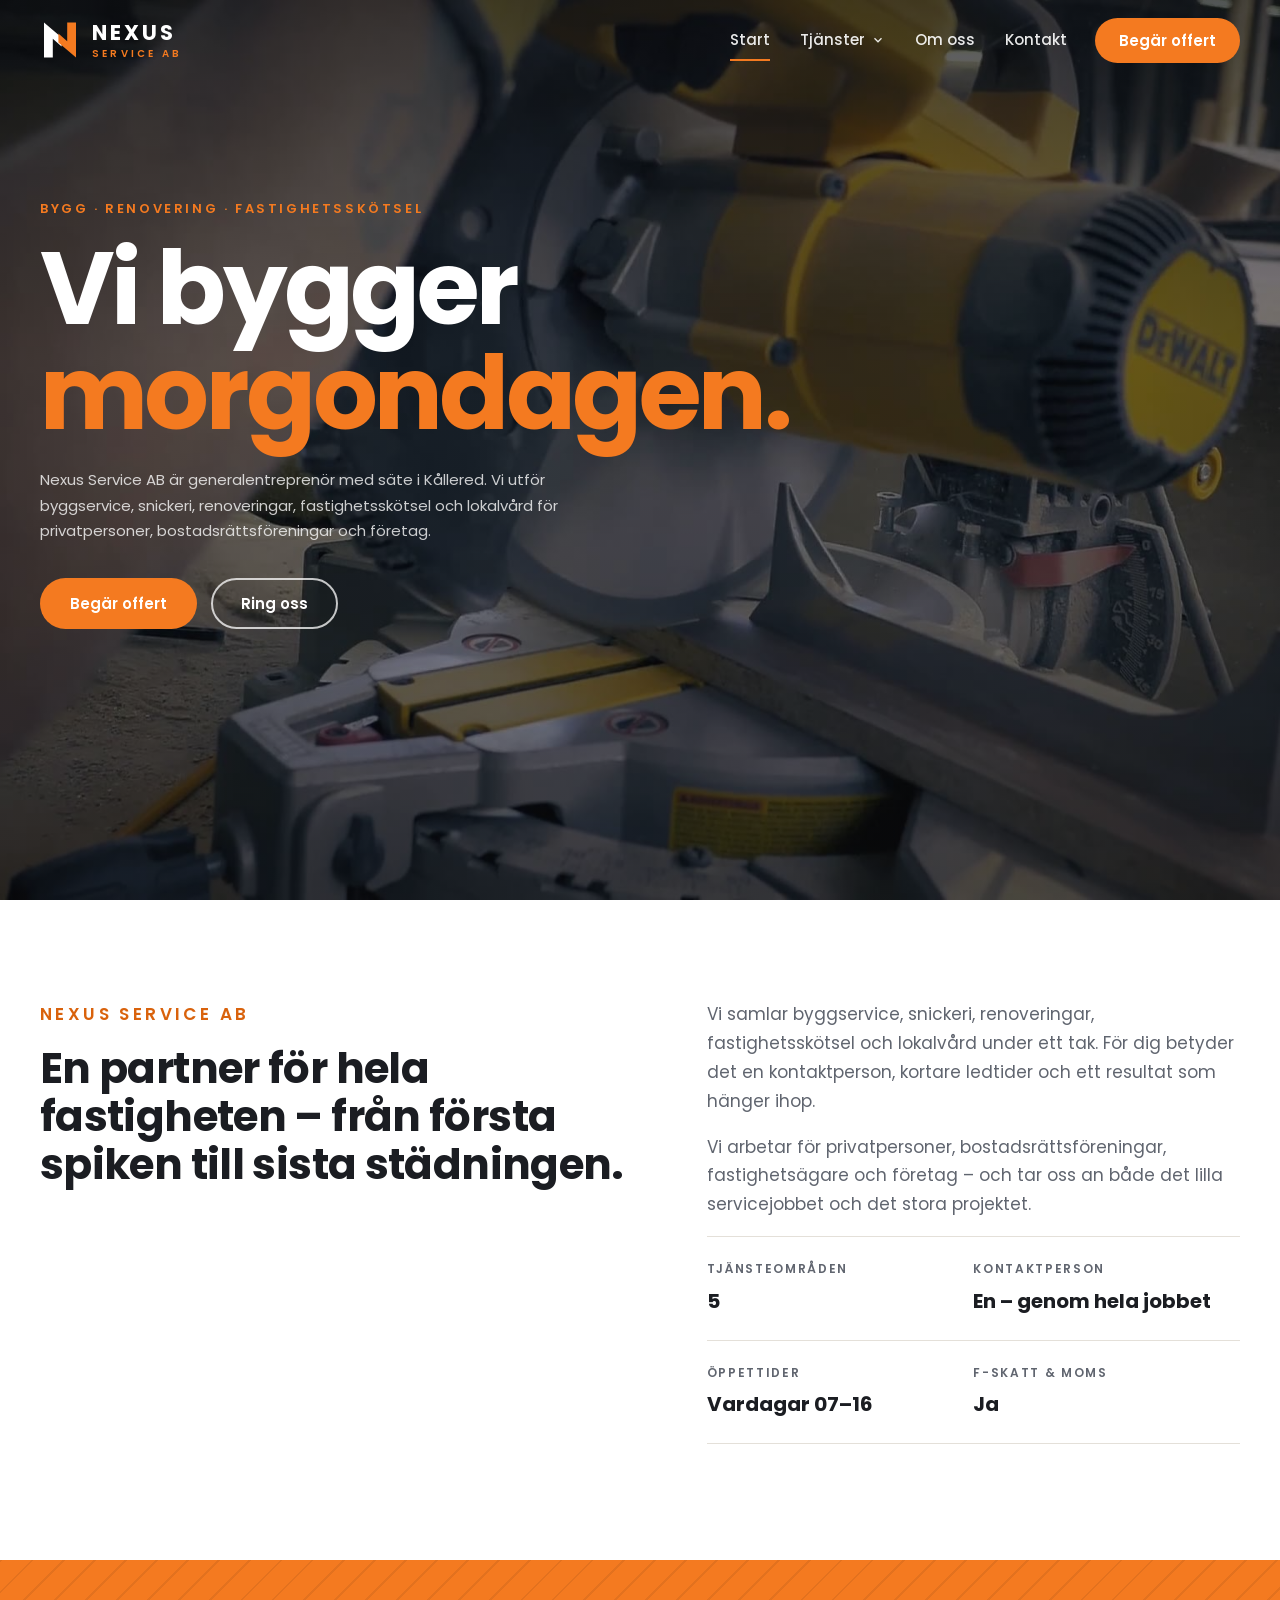
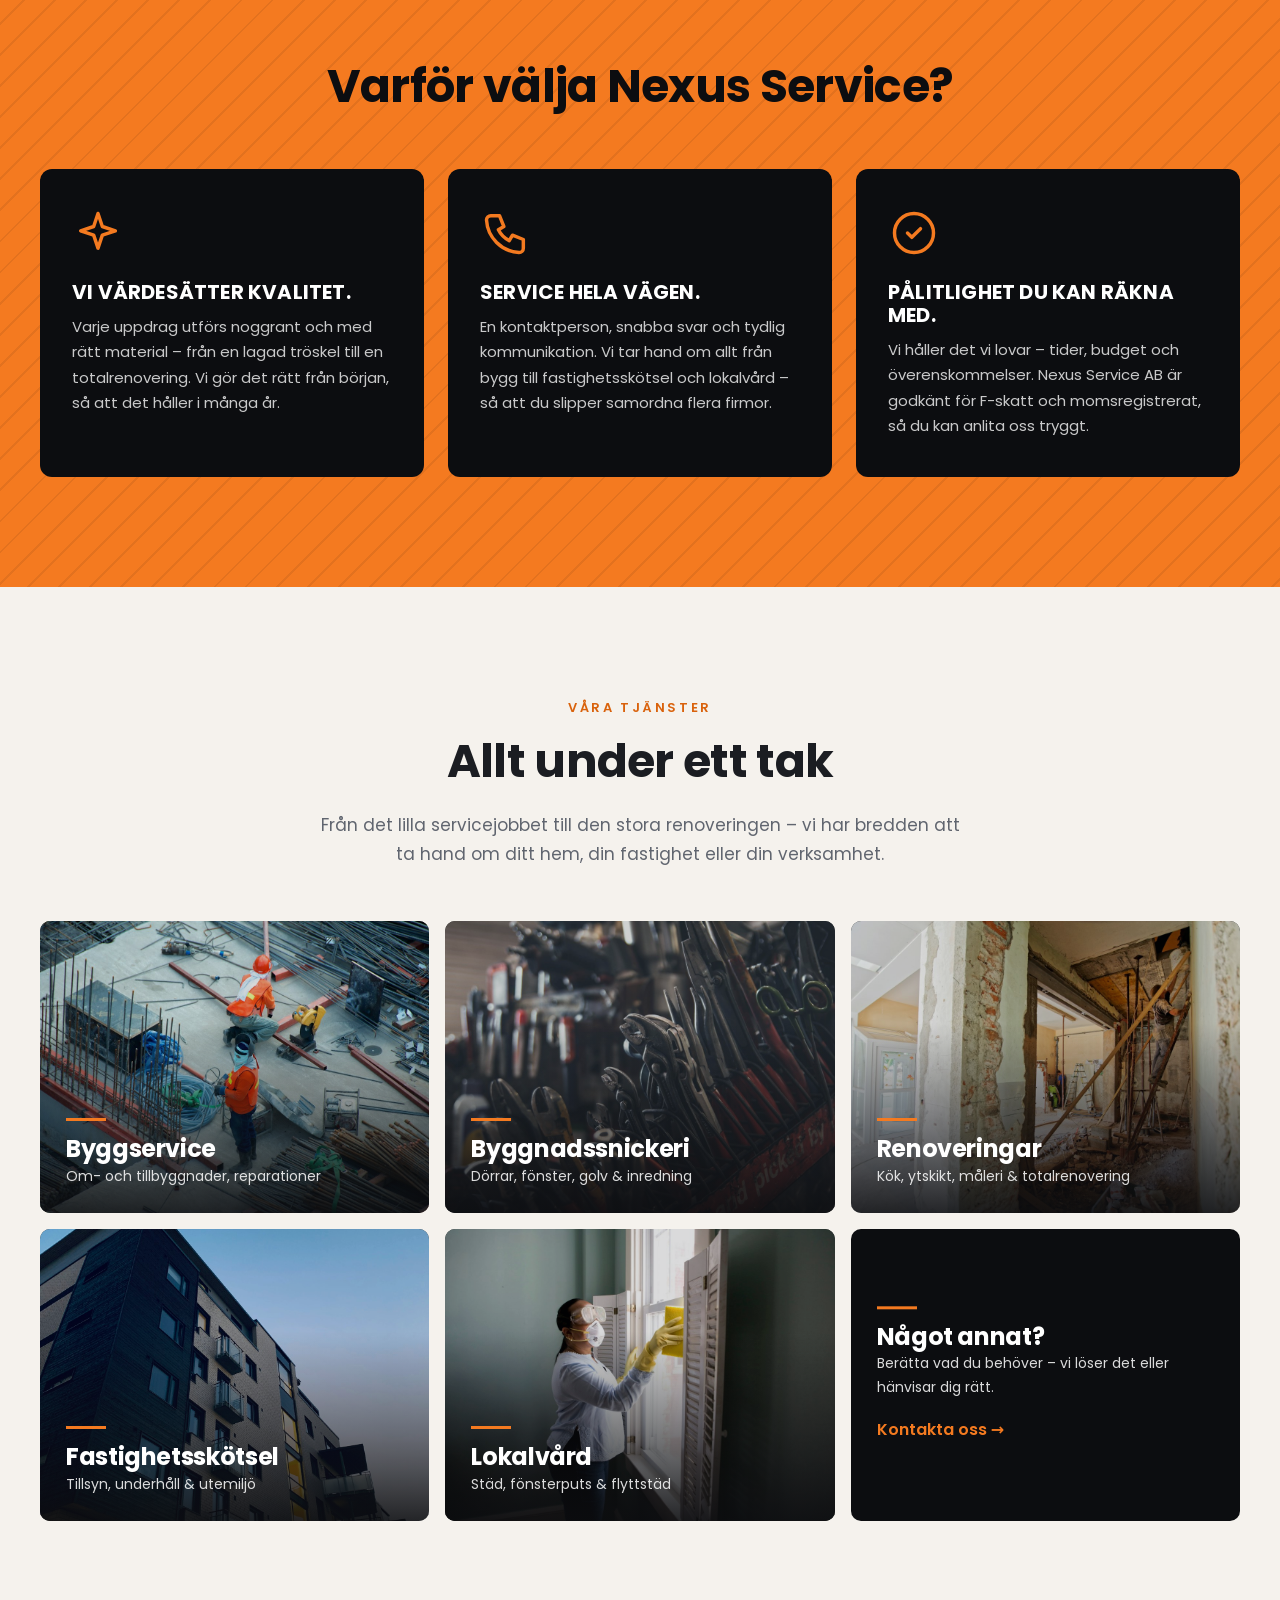
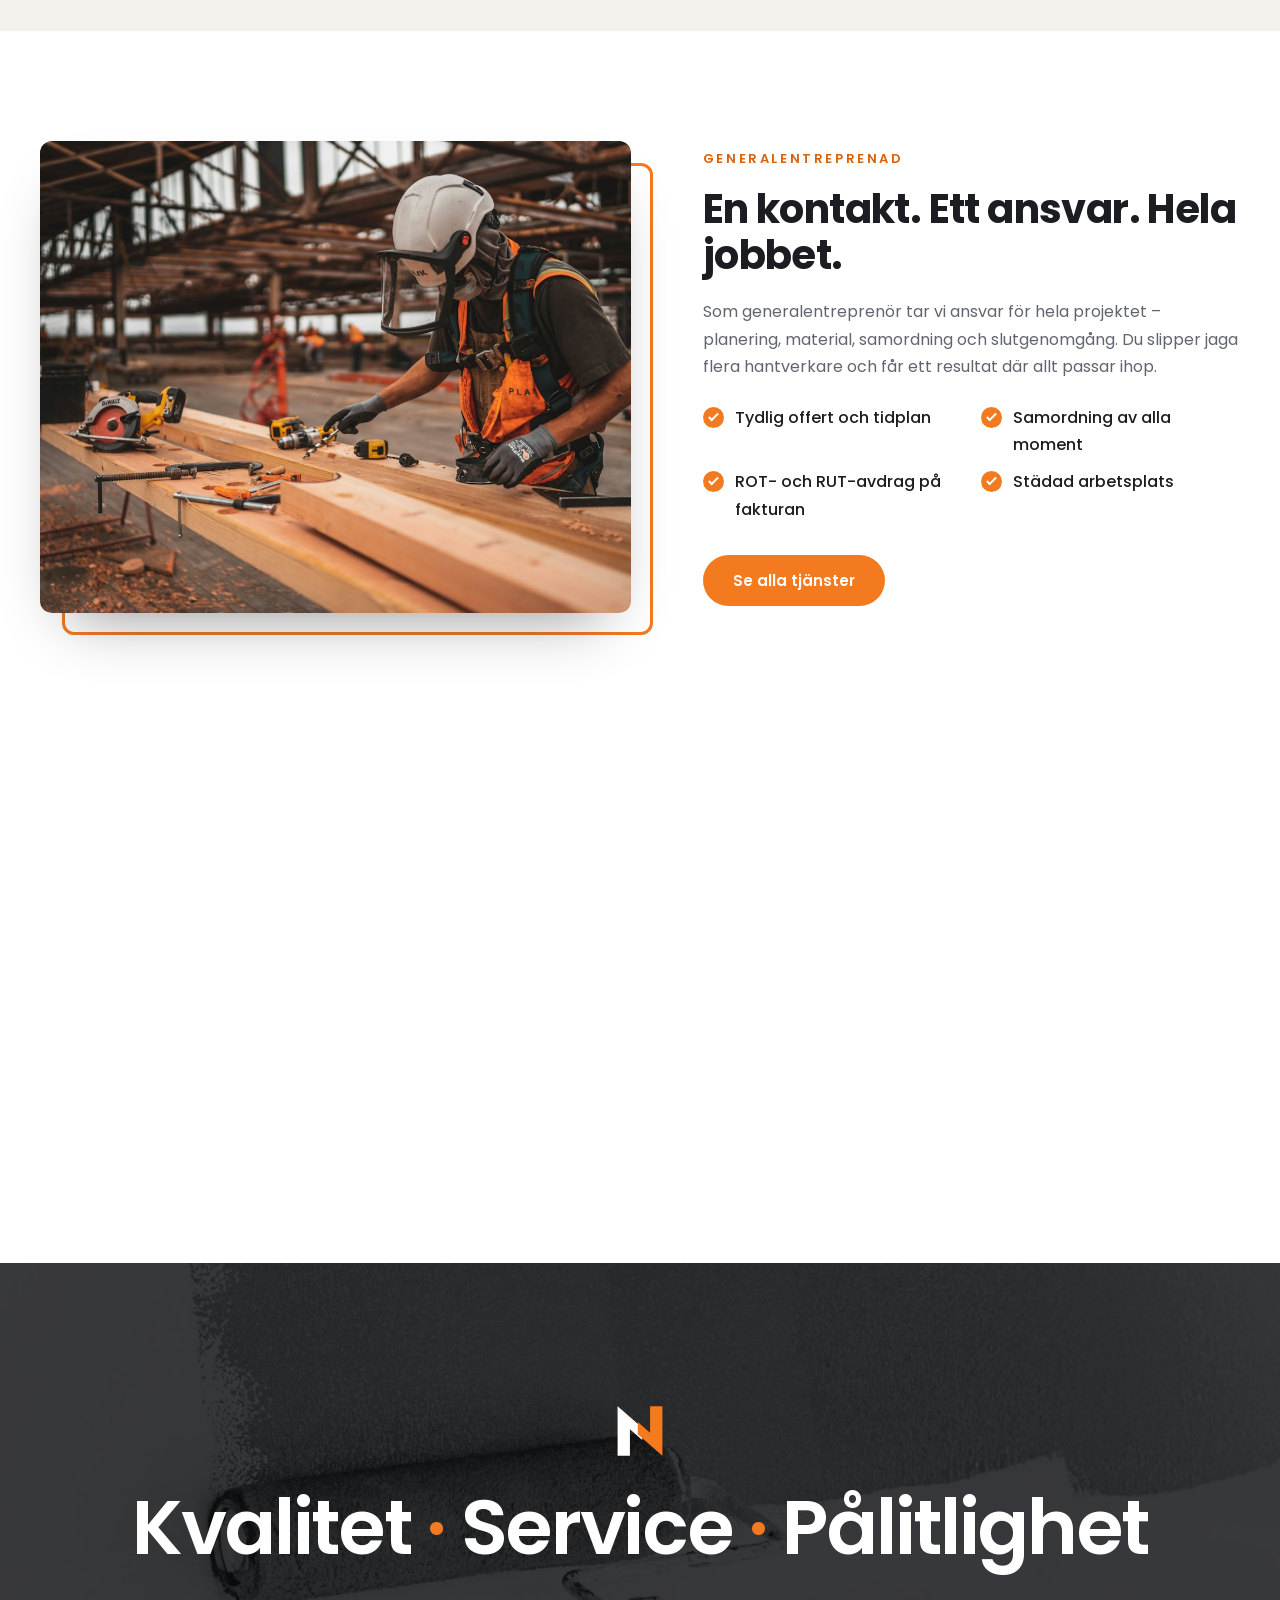
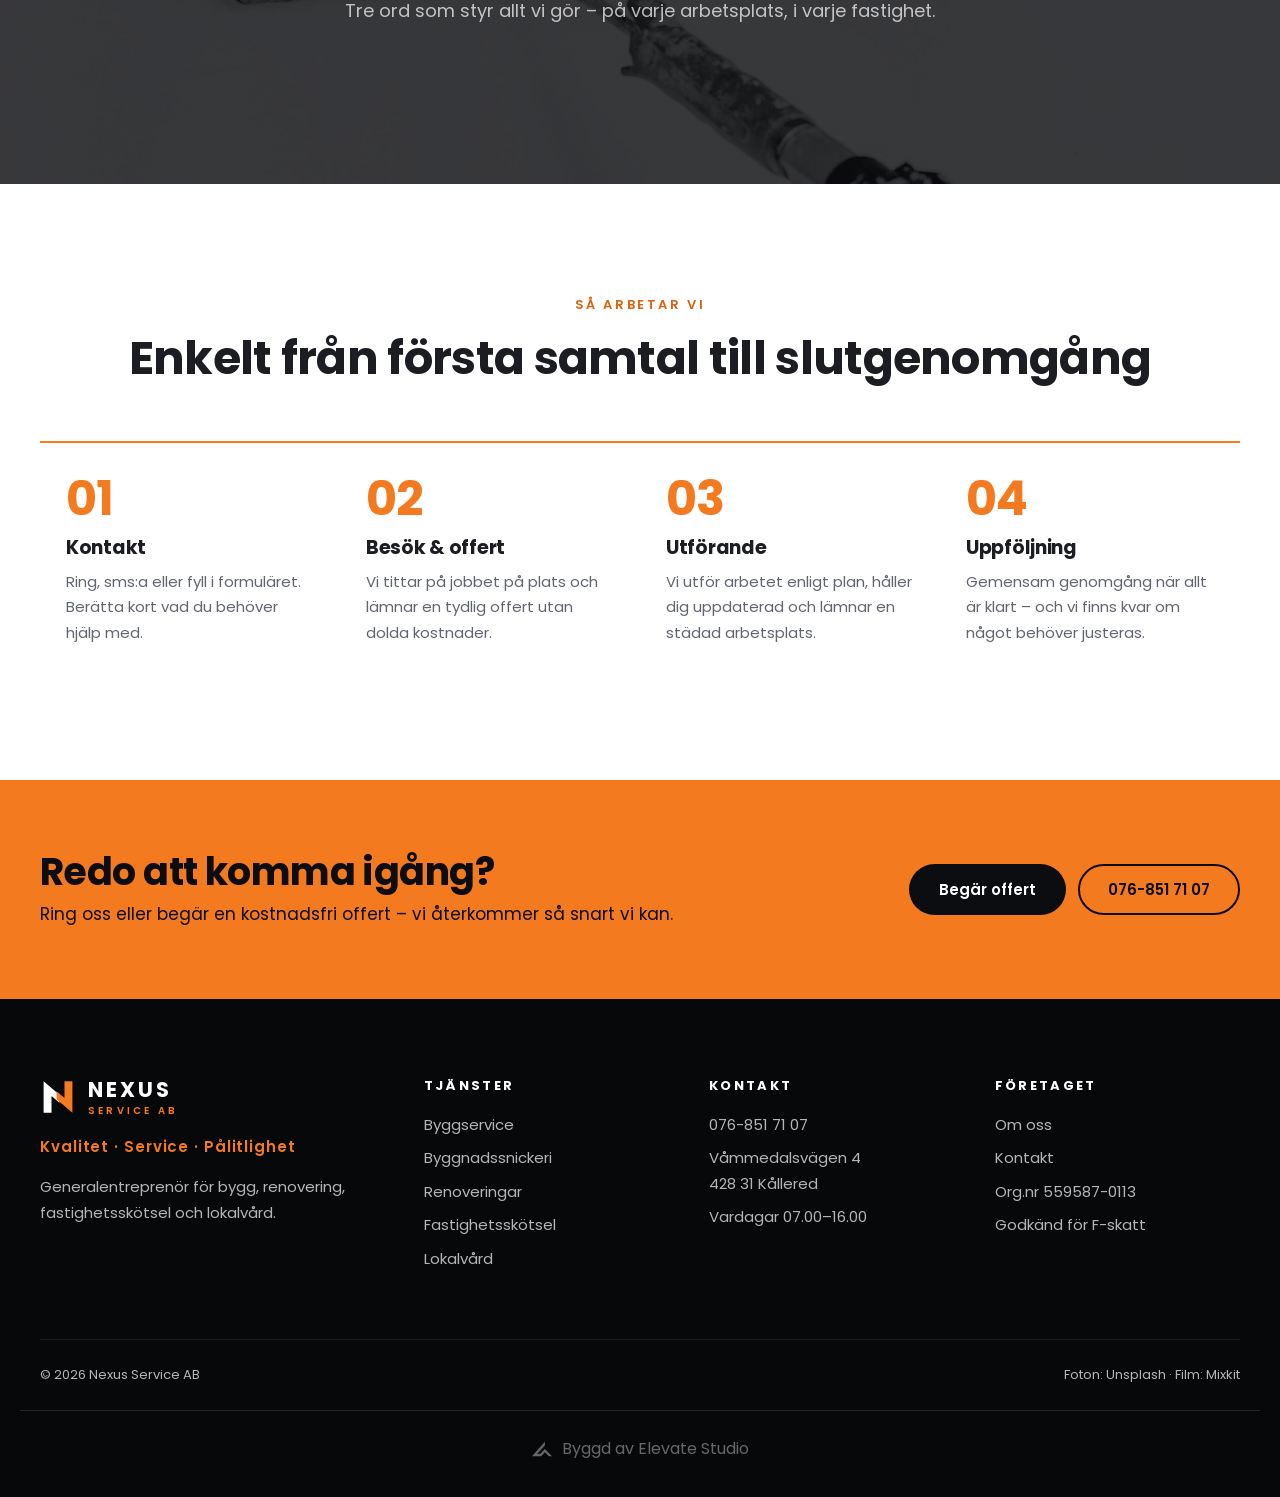
<file: index.html>
<!doctype html>
<html lang="sv">
<head>
  <meta charset="utf-8">
  <meta name="viewport" content="width=device-width, initial-scale=1">
  <title>Nexus Service AB – Bygg, renovering & fastighetsskötsel</title>
  <meta name="description" content="Nexus Service AB – generalentreprenör för byggservice, snickeri, renoveringar, fastighetsskötsel och lokalvård. Ring 076-851 71 07.">
  <meta name="theme-color" content="#0c0d10">
  <meta property="og:title" content="Nexus Service AB – Bygg, renovering & fastighetsskötsel">
  <meta property="og:description" content="Nexus Service AB – generalentreprenör för byggservice, snickeri, renoveringar, fastighetsskötsel och lokalvård. Ring 076-851 71 07.">
  <meta property="og:image" content="assets/video/hero-poster.jpg">
  <meta property="og:locale" content="sv_SE">
  <link rel="icon" href="assets/img/mark.svg" type="image/svg+xml">
  <link rel="preconnect" href="https://fonts.googleapis.com">
  <link rel="preconnect" href="https://fonts.gstatic.com" crossorigin>
  <link href="https://fonts.googleapis.com/css2?family=Poppins:wght@400;500;600;700&display=swap" rel="stylesheet">
  <link rel="stylesheet" href="assets/css/style.css">
  <script type="application/ld+json">
  {"@context":"https://schema.org","@type":"GeneralContractor","name":"Nexus Service AB","legalName":"Nexus Service AB","taxID":"559587-0113","vatID":"SE559587011301","telephone":"+46768517107","slogan":"Kvalitet • Service • Pålitlighet","address":{"@type":"PostalAddress","streetAddress":"Våmmedalsvägen 4","postalCode":"428 31","addressLocality":"Kållered","addressCountry":"SE"},"openingHours":"Mo-Fr 07:00-16:00","hasMap":"https://www.google.com/maps/place/Nexus+Service+AB/data=!4m2!3m1!1s0x22d30ecb7c662897:0xf2341a0b168886de"}
  </script>
</head>
<body>

<a class="skip" href="#main">Hoppa till innehåll</a>

<header class="site-header" id="top">
  <div class="navbar">
    <div class="wrap header-inner">
      <a class="brand" href="index.html" aria-label="Nexus Service AB – till startsidan">
        <img src="assets/img/mark.svg" alt="" width="40" height="40">
        <span class="brand-text"><strong>NEXUS</strong><small>Service AB</small></span>
      </a>
      <nav class="nav" aria-label="Huvudmeny">
        <a href="index.html" aria-current="page">Start</a>
        <div class="nav-drop">
          <a href="tjanster.html">Tjänster <svg viewBox="0 0 24 24" width="14" height="14" fill="none" stroke="currentColor" stroke-width="2.2"><path d="M6 9l6 6 6-6"/></svg></a>
          <div class="dropdown"><a href="byggservice.html"><strong>Byggservice</strong><small>Om- och tillbyggnader, reparationer</small></a><a href="snickeri.html"><strong>Byggnadssnickeri</strong><small>Dörrar, fönster, golv & inredning</small></a><a href="renoveringar.html"><strong>Renoveringar</strong><small>Kök, ytskikt, måleri & totalrenovering</small></a><a href="fastighetsskotsel.html"><strong>Fastighetsskötsel</strong><small>Tillsyn, underhåll & utemiljö</small></a><a href="lokalvard.html"><strong>Lokalvård</strong><small>Städ, fönsterputs & flyttstäd</small></a></div>
        </div>
        <a href="om-oss.html">Om oss</a>
        <a href="kontakt.html">Kontakt</a>
      </nav>
      <a class="btn btn-solid header-cta" href="kontakt.html#offert">Begär offert</a>
      <button class="burger" aria-label="Öppna meny" aria-expanded="false" aria-controls="mobile-nav"><span></span><span></span></button>
    </div>
    <nav class="mobile-nav" id="mobile-nav" aria-label="Mobilmeny">
      <a href="index.html">Start</a>
      <a href="tjanster.html">Tjänster</a>
      <a class="sub" href="byggservice.html">Byggservice</a><a class="sub" href="snickeri.html">Byggnadssnickeri</a><a class="sub" href="renoveringar.html">Renoveringar</a><a class="sub" href="fastighetsskotsel.html">Fastighetsskötsel</a><a class="sub" href="lokalvard.html">Lokalvård</a>
      <a href="om-oss.html">Om oss</a>
      <a href="kontakt.html">Kontakt</a>
      <a class="btn btn-solid" href="tel:+46768517107">Ring 076-851 71 07</a>
    </nav>
  </div>
</header>

<main id="main">

<section class="hero">
  <video class="hero-video" autoplay muted loop playsinline preload="metadata" poster="assets/video/hero-poster.jpg" aria-hidden="true"><source src="assets/video/hero-540.mp4" media="(max-width: 760px)" type="video/mp4"><source src="assets/video/hero-1080.mp4" type="video/mp4"></video>
  <div class="hero-inner wrap">
    <p class="eyebrow reveal">Bygg · Renovering · Fastighetsskötsel</p>
    <h1 class="reveal">Vi bygger <span>morgondagen.</span></h1>
    <p class="hero-seo reveal">Nexus Service AB är generalentreprenör med säte i Kållered. Vi utför byggservice, snickeri, renoveringar, fastighetsskötsel och lokalvård för privatpersoner, bostadsrättsföreningar och företag.</p>
    <div class="hero-cta reveal">
      <a class="btn btn-solid" href="kontakt.html#offert">Begär offert</a>
      <a class="btn btn-ghost" href="tel:+46768517107">Ring oss</a>
    </div>
  </div>
</section>

<section class="intro">
  <div class="wrap intro-grid">
    <div class="reveal">
      <p class="eyebrow dark">Nexus Service AB</p>
      <h2>En partner för hela fastigheten – från första spiken till sista städningen.</h2>
    </div>
    <div class="reveal">
      <p>Vi samlar byggservice, snickeri, renoveringar, fastighetsskötsel och lokalvård under ett tak. För dig betyder det en kontaktperson, kortare ledtider och ett resultat som hänger ihop.</p>
      <p>Vi arbetar för privatpersoner, bostadsrättsföreningar, fastighetsägare och företag – och tar oss an både det lilla servicejobbet och det stora projektet.</p>
      <dl class="stats">
        <div><dt>Tjänsteområden</dt><dd>5</dd></div>
        <div><dt>Kontaktperson</dt><dd>En – genom hela jobbet</dd></div>
        <div><dt>Öppettider</dt><dd>Vardagar 07–16</dd></div>
        <div><dt>F-skatt & moms</dt><dd>Ja</dd></div>
      </dl>
    </div>
  </div>
</section>

<section class="why" id="varfor">
  <div class="wrap">
    <h2 class="section-title center reveal">Varför välja Nexus Service?</h2>
    <div class="why-grid">
      <article class="why-card reveal">
        <div class="why-icon"><svg viewBox="0 0 24 24" width="52" height="52" fill="none" stroke="currentColor" stroke-width="1.6" stroke-linecap="round" stroke-linejoin="round" aria-hidden="true"><path d="M12 3l2 6 6 2-6 2-2 6-2-6-6-2 6-2z"/></svg></div>
        <h3>Vi värdesätter kvalitet.</h3>
        <p>Varje uppdrag utförs noggrant och med rätt material – från en lagad tröskel till en totalrenovering. Vi gör det rätt från början, så att det håller i många år.</p>
      </article>
      <article class="why-card reveal">
        <div class="why-icon"><svg viewBox="0 0 24 24" width="52" height="52" fill="none" stroke="currentColor" stroke-width="1.6" stroke-linecap="round" stroke-linejoin="round" aria-hidden="true"><path d="M5 4h4l2 5-2.5 1.5a11 11 0 005 5L15 13l5 2v4a2 2 0 01-2 2A16 16 0 013 6a2 2 0 012-2"/></svg></div>
        <h3>Service hela vägen.</h3>
        <p>En kontaktperson, snabba svar och tydlig kommunikation. Vi tar hand om allt från bygg till fastighetsskötsel och lokalvård – så att du slipper samordna flera firmor.</p>
      </article>
      <article class="why-card reveal">
        <div class="why-icon"><svg viewBox="0 0 24 24" width="52" height="52" fill="none" stroke="currentColor" stroke-width="1.6" stroke-linecap="round" stroke-linejoin="round" aria-hidden="true"><path d="M9 12l2 2 4-4"/><circle cx="12" cy="12" r="9"/></svg></div>
        <h3>Pålitlighet du kan räkna med.</h3>
        <p>Vi håller det vi lovar – tider, budget och överenskommelser. Nexus Service AB är godkänt för F-skatt och momsregistrerat, så du kan anlita oss tryggt.</p>
      </article>
    </div>
  </div>
</section>

<section class="services" id="tjanster">
  <div class="wrap">
    <div class="center">
      <p class="eyebrow dark reveal">Våra tjänster</p>
      <h2 class="section-title reveal">Allt under ett tak</h2>
      <p class="section-lead reveal">Från det lilla servicejobbet till den stora renoveringen – vi har bredden att ta hand om ditt hem, din fastighet eller din verksamhet.</p>
    </div>
    <div class="tiles">
    <a class="tile reveal" href="byggservice.html">
      <img src="assets/img/byggservice.jpg" alt="" loading="lazy">
      <span class="go"><svg viewBox="0 0 24 24" width="18" height="18" fill="none" stroke="#fff" stroke-width="2.2"><path d="M5 12h14M13 6l6 6-6 6"/></svg></span>
      <div class="tile-text"><h3>Byggservice</h3><p>Om- och tillbyggnader, reparationer</p></div>
    </a>
    <a class="tile reveal" href="snickeri.html">
      <img src="assets/img/snickeri.jpg" alt="" loading="lazy">
      <span class="go"><svg viewBox="0 0 24 24" width="18" height="18" fill="none" stroke="#fff" stroke-width="2.2"><path d="M5 12h14M13 6l6 6-6 6"/></svg></span>
      <div class="tile-text"><h3>Byggnadssnickeri</h3><p>Dörrar, fönster, golv & inredning</p></div>
    </a>
    <a class="tile reveal" href="renoveringar.html">
      <img src="assets/img/renovering.jpg" alt="" loading="lazy">
      <span class="go"><svg viewBox="0 0 24 24" width="18" height="18" fill="none" stroke="#fff" stroke-width="2.2"><path d="M5 12h14M13 6l6 6-6 6"/></svg></span>
      <div class="tile-text"><h3>Renoveringar</h3><p>Kök, ytskikt, måleri & totalrenovering</p></div>
    </a>
    <a class="tile reveal" href="fastighetsskotsel.html">
      <img src="assets/img/fastighet.jpg" alt="" loading="lazy">
      <span class="go"><svg viewBox="0 0 24 24" width="18" height="18" fill="none" stroke="#fff" stroke-width="2.2"><path d="M5 12h14M13 6l6 6-6 6"/></svg></span>
      <div class="tile-text"><h3>Fastighetsskötsel</h3><p>Tillsyn, underhåll & utemiljö</p></div>
    </a>
    <a class="tile reveal" href="lokalvard.html">
      <img src="assets/img/lokalvard.jpg" alt="" loading="lazy">
      <span class="go"><svg viewBox="0 0 24 24" width="18" height="18" fill="none" stroke="#fff" stroke-width="2.2"><path d="M5 12h14M13 6l6 6-6 6"/></svg></span>
      <div class="tile-text"><h3>Lokalvård</h3><p>Städ, fönsterputs & flyttstäd</p></div>
    </a>
    <a class="tile tile-cta reveal" href="kontakt.html#offert">
      <div class="tile-text">
        <h3>Något annat?</h3>
        <p>Berätta vad du behöver – vi löser det eller hänvisar dig rätt.</p>
        <span class="arrow">Kontakta oss →</span>
      </div>
    </a>
    </div>
  </div>
</section>

<section class="features">
  <div class="wrap">
    <article class="feature reveal">
      <div class="feature-media"><img src="assets/img/arbetare.jpg" alt="Hantverkare sågar virke" loading="lazy"></div>
      <div class="feature-body">
        <p class="eyebrow dark">Generalentreprenad</p>
        <h2>En kontakt. Ett ansvar. Hela jobbet.</h2>
        <p>Som generalentreprenör tar vi ansvar för hela projektet – planering, material, samordning och slutgenomgång. Du slipper jaga flera hantverkare och får ett resultat där allt passar ihop.</p>
        <ul class="checks"><li>Tydlig offert och tidplan</li><li>Samordning av alla moment</li><li>ROT- och RUT-avdrag på fakturan</li><li>Städad arbetsplats</li></ul>
        <a class="btn btn-solid" href="tjanster.html">Se alla tjänster</a>
      </div>
    </article>
    <article class="feature reverse reveal">
      <div class="feature-media"><img src="assets/img/fastighet.jpg" alt="Flerbostadshus" loading="lazy"></div>
      <div class="feature-body">
        <p class="eyebrow dark">För föreningar & fastighetsägare</p>
        <h2>Skötsel, underhåll och städ – i ett avtal.</h2>
        <p>Kombinera fastighetsskötsel, lokalvård och byggservice i ett och samma avtal. När något går sönder kan vi oftast åtgärda det direkt – utan extra mellanhänder.</p>
        <ul class="checks"><li>Tillsyn & felavhjälpning</li><li>Utemiljö & snöröjning</li><li>Trappstäd & fönsterputs</li><li>Snickeri & reparationer</li></ul>
        <a class="btn btn-solid" href="fastighetsskotsel.html">Läs om fastighetsskötsel</a>
      </div>
    </article>
  </div>
</section>

<section class="motto">
  <div class="motto-bg" style="background-image:url('assets/img/malning.jpg')" aria-hidden="true"></div>
  <div class="wrap center">
    <img class="motto-mark" src="assets/img/mark.svg" alt="" width="56" height="56">
    <blockquote class="reveal">
      <p>Kvalitet <span>·</span> Service <span>·</span> Pålitlighet</p>
    </blockquote>
    <p class="motto-sub reveal">Tre ord som styr allt vi gör – på varje arbetsplats, i varje fastighet.</p>
  </div>
</section>

<section class="process" id="process">
  <div class="wrap">
    <p class="eyebrow dark center reveal">Så arbetar vi</p>
    <h2 class="section-title center reveal">Enkelt från första samtal till slutgenomgång</h2>
    <ol class="steps">
      <li class="reveal"><span class="num">01</span><h3>Kontakt</h3><p>Ring, sms:a eller fyll i formuläret. Berätta kort vad du behöver hjälp med.</p></li>
      <li class="reveal"><span class="num">02</span><h3>Besök & offert</h3><p>Vi tittar på jobbet på plats och lämnar en tydlig offert utan dolda kostnader.</p></li>
      <li class="reveal"><span class="num">03</span><h3>Utförande</h3><p>Vi utför arbetet enligt plan, håller dig uppdaterad och lämnar en städad arbetsplats.</p></li>
      <li class="reveal"><span class="num">04</span><h3>Uppföljning</h3><p>Gemensam genomgång när allt är klart – och vi finns kvar om något behöver justeras.</p></li>
    </ol>
  </div>
</section>

<section class="cta-band">
  <div class="wrap">
    <div class="reveal">
      <h2>Redo att komma igång?</h2>
      <p>Ring oss eller begär en kostnadsfri offert – vi återkommer så snart vi kan.</p>
    </div>
    <div class="actions reveal">
      <a class="btn btn-dark" href="kontakt.html#offert">Begär offert</a>
      <a class="btn btn-outline" href="tel:+46768517107">076-851 71 07</a>
    </div>
  </div>
</section>

</main>

<footer class="site-footer">
  <div class="wrap footer-grid">
    <div>
      <a class="brand" href="index.html"><img src="assets/img/mark.svg" alt="" width="36" height="36"><span class="brand-text"><strong>NEXUS</strong><small>Service AB</small></span></a>
      <p class="footer-motto">Kvalitet · Service · Pålitlighet</p>
      <p>Generalentreprenör för bygg, renovering, fastighetsskötsel och lokalvård.</p>
    </div>
    <div>
      <h4>Tjänster</h4>
      <a href="byggservice.html">Byggservice</a><a href="snickeri.html">Byggnadssnickeri</a><a href="renoveringar.html">Renoveringar</a><a href="fastighetsskotsel.html">Fastighetsskötsel</a><a href="lokalvard.html">Lokalvård</a>
    </div>
    <div>
      <h4>Kontakt</h4>
      <a href="tel:+46768517107">076-851 71 07</a>
      <span>Våmmedalsvägen 4<br>428 31 Kållered</span>
      <span>Vardagar 07.00–16.00</span>
    </div>
    <div>
      <h4>Företaget</h4>
      <a href="om-oss.html">Om oss</a>
      <a href="kontakt.html">Kontakt</a>
      <span>Org.nr 559587-0113</span>
      <span>Godkänd för F-skatt</span>
    </div>
  </div>
  <div class="wrap footer-bottom">
    <span>© <span data-year>2026</span> Nexus Service AB</span>
    <span>Foton: Unsplash · Film: Mixkit</span>
  </div>
<!-- elevate-credit -->
<style>.elevate-credit{max-width:1240px;margin:24px auto 0;padding:20px 16px 0;border-top:1px solid rgba(128,128,128,.25);display:flex;justify-content:center;box-sizing:border-box}.elevate-credit a{display:inline-flex;align-items:center;gap:10px;padding:8px 0;font:inherit;font-size:15px;line-height:1;color:inherit;opacity:.55;text-decoration:none;transition:opacity .2s}.elevate-credit a:hover,.elevate-credit a:focus-visible{opacity:1}.elevate-credit svg{width:20px;height:20px;flex:none;display:block}@media(min-width:1024px){.elevate-credit a{font-size:16px}}</style>
<div class="elevate-credit"><a href="https://elevatestudio.nu" target="_blank" rel="noopener"><svg viewBox="0 0 1884.3 1353.9" aria-hidden="true"><path d="M0.0 1353.9 L1218.7 0.0 L1218.7 329.1 L479.7 1136.4 L786.7 1132.4 L1215.5 687.4 L1884.3 1349.9 L1590.1 1349.9 L1218.6 994.7 L865.4 1349.9Z" fill="currentColor"/></svg>Byggd av Elevate Studio</a></div>
</footer>

<script src="assets/js/main.js" defer></script>
</body>
</html>
</file>
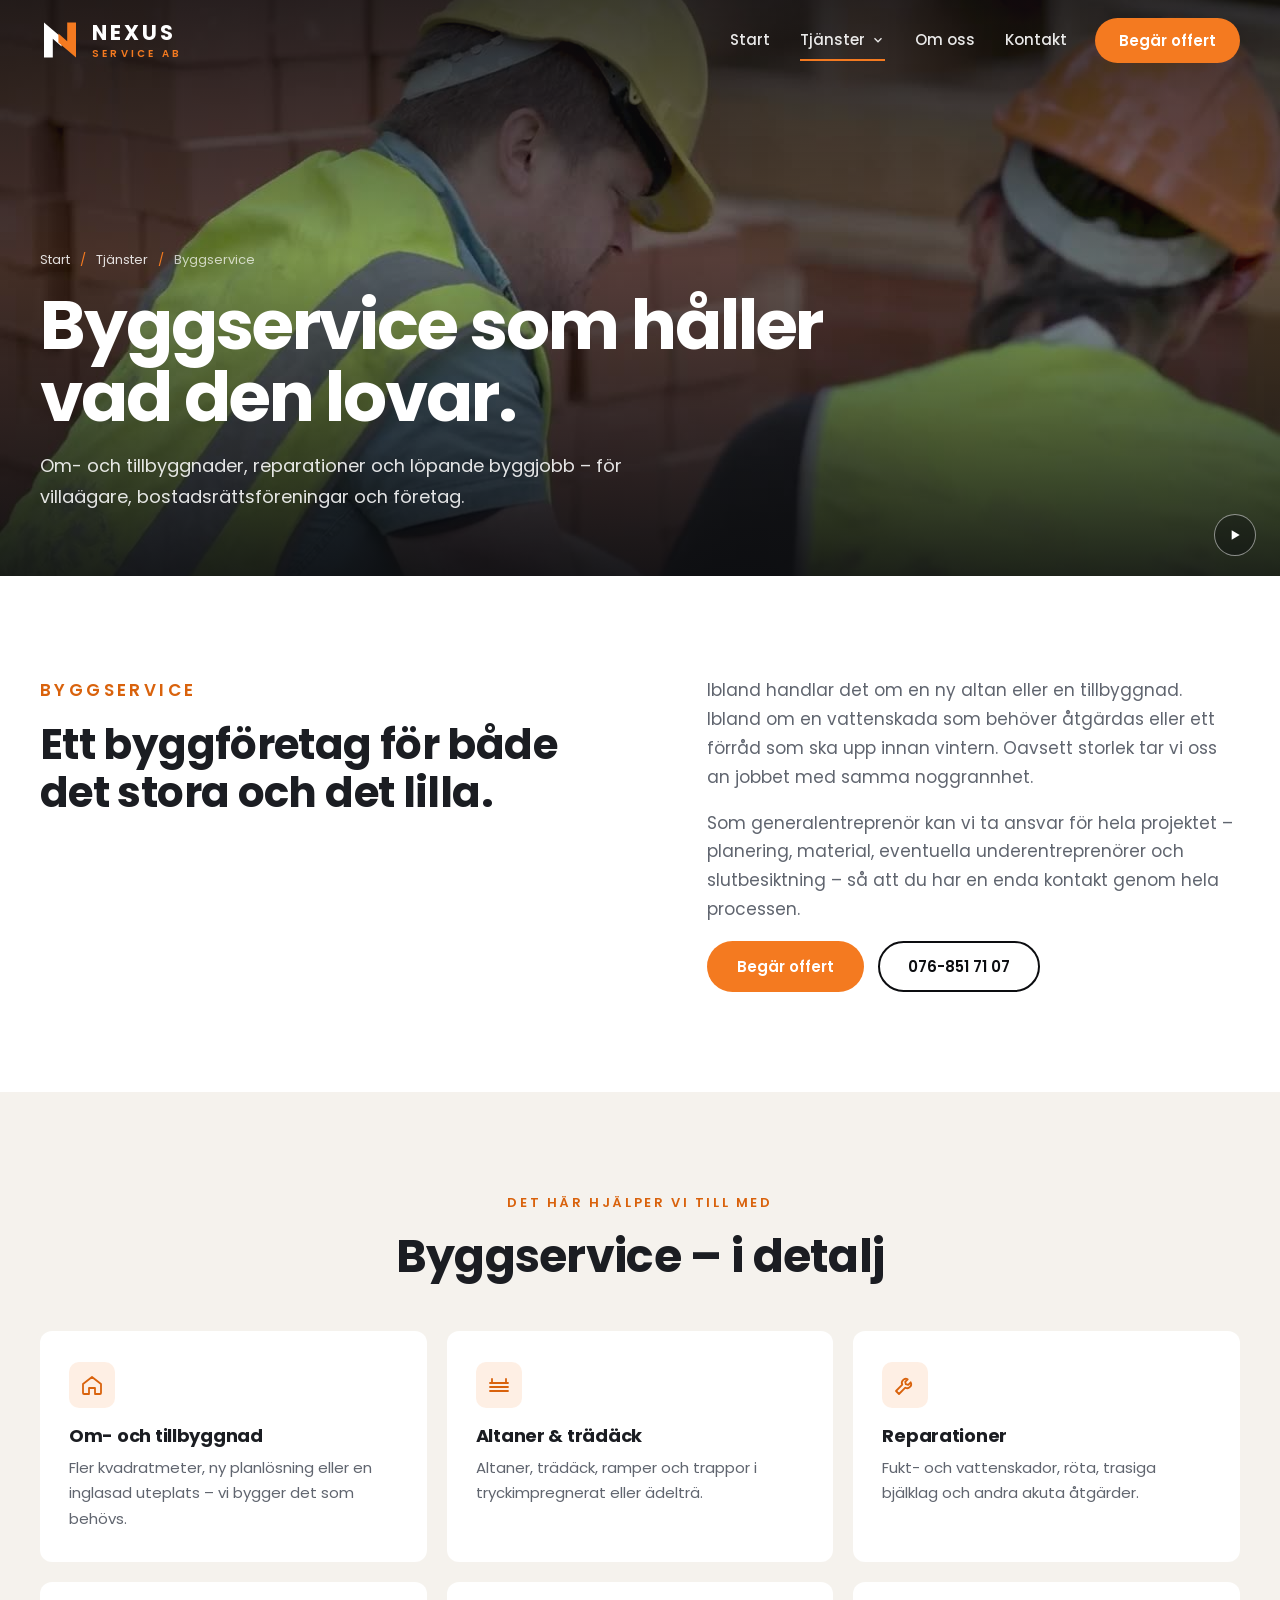
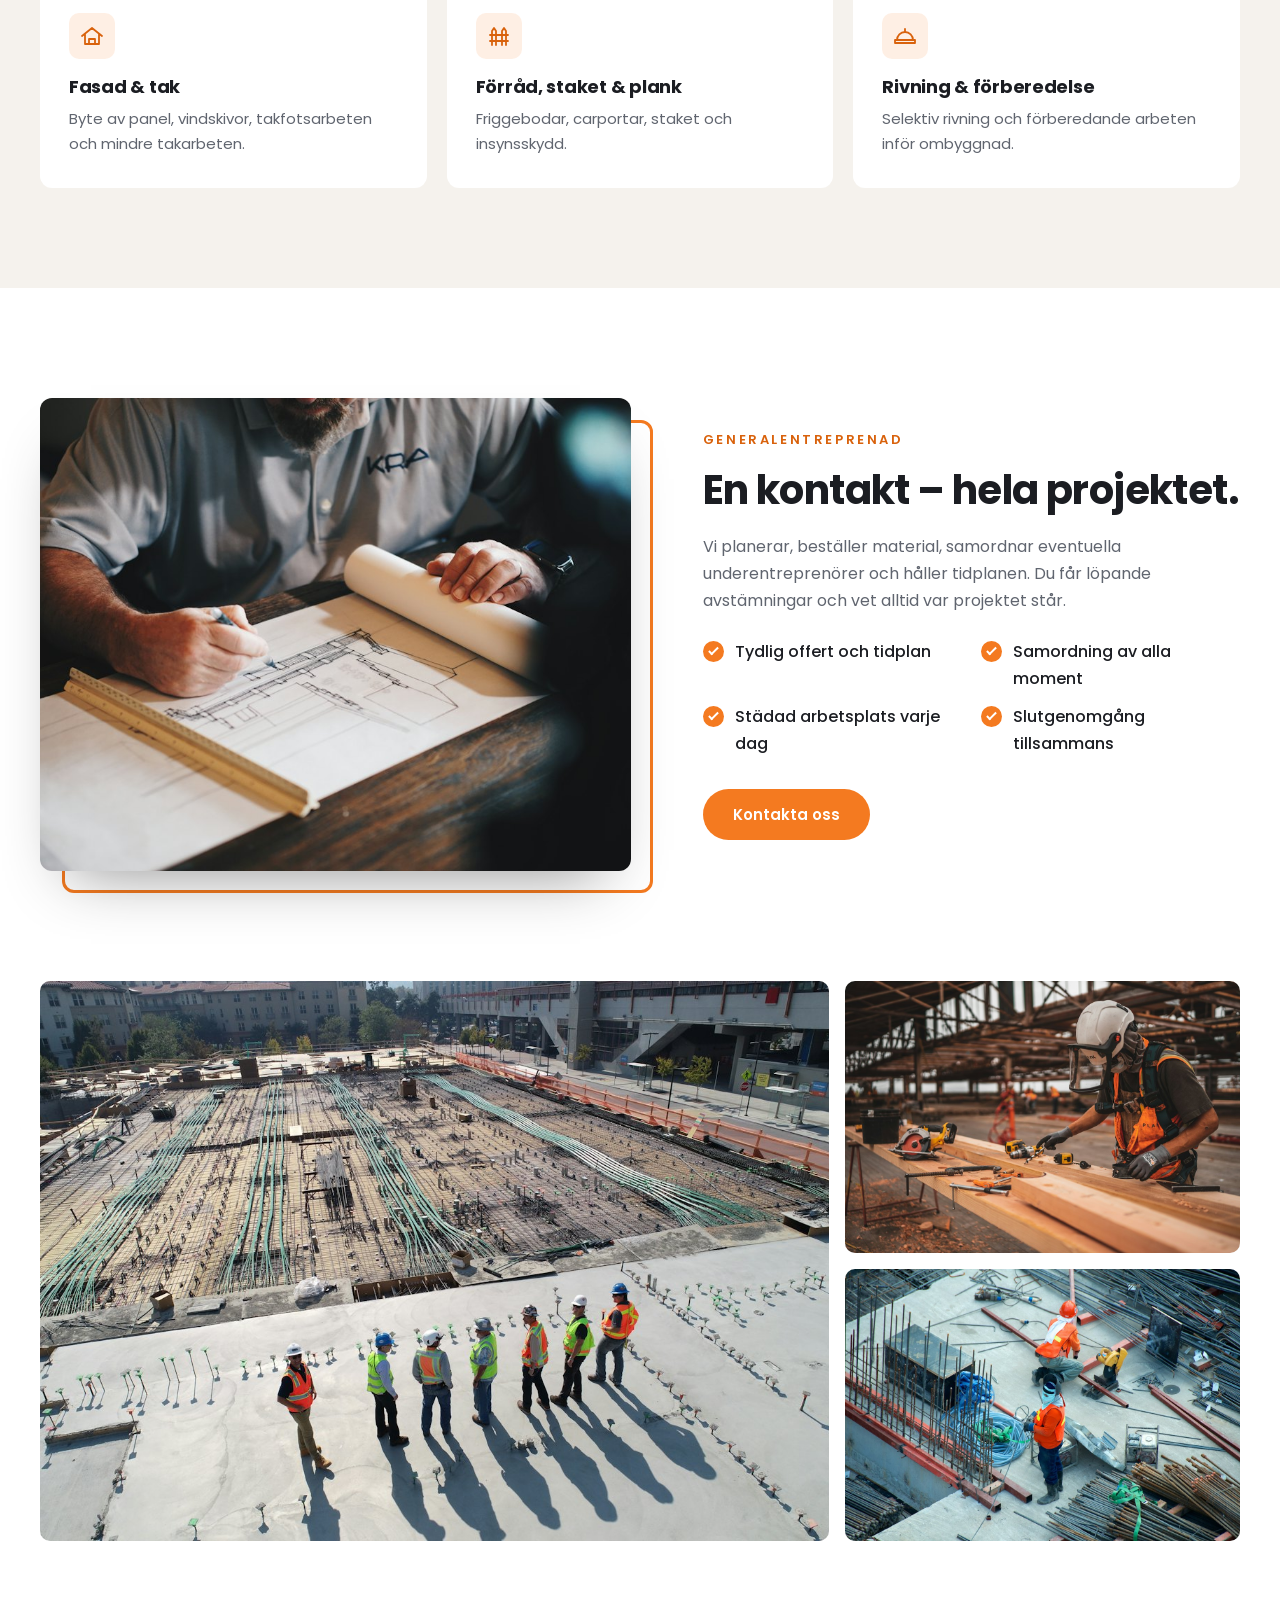
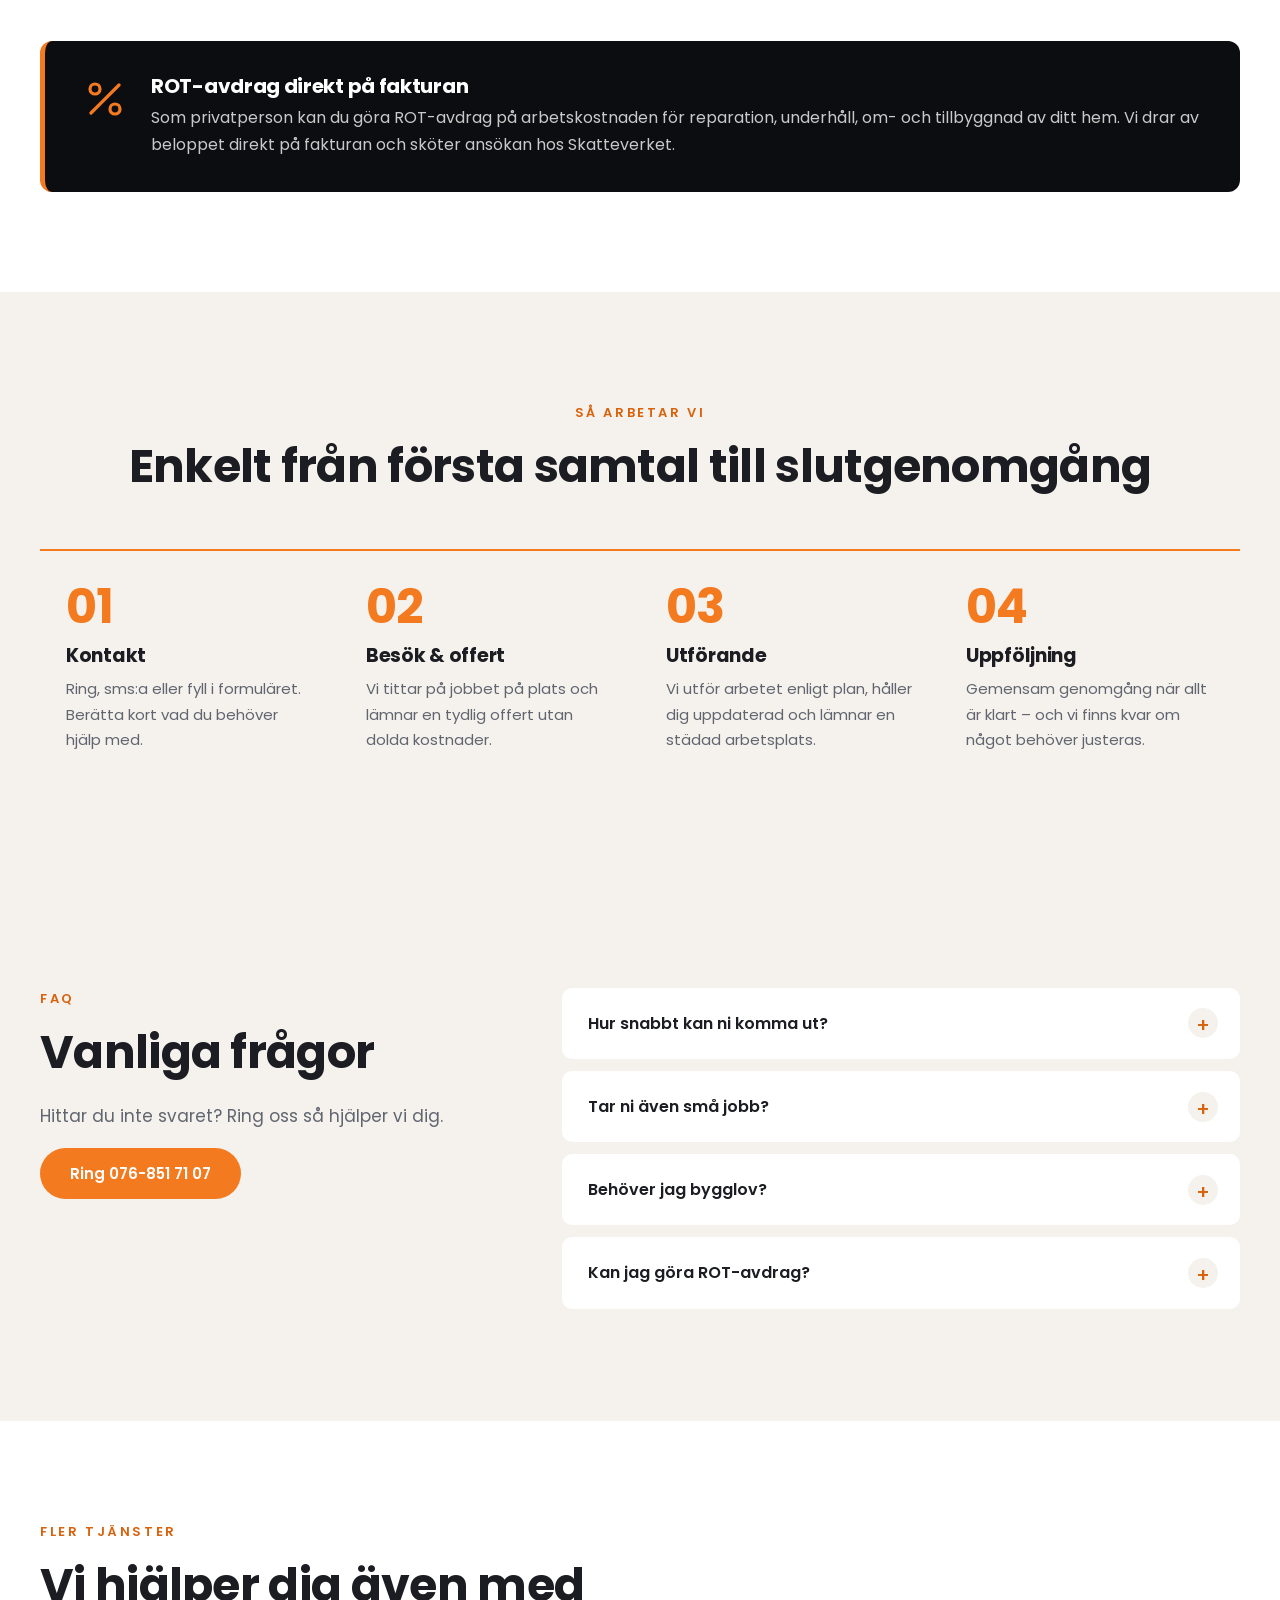
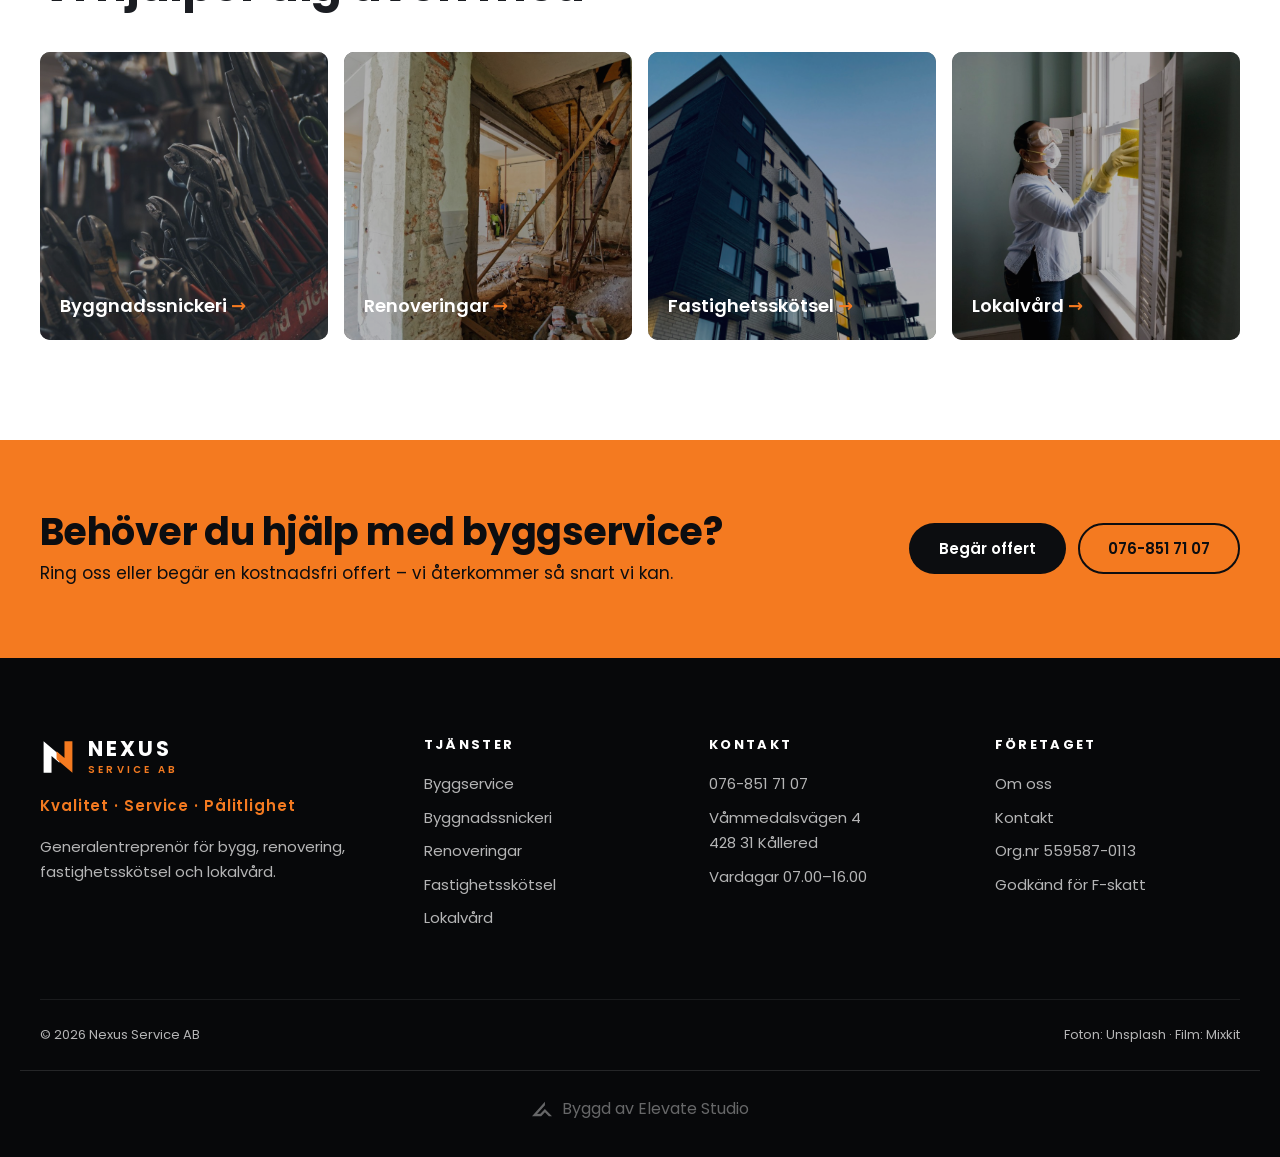
<file: byggservice.html>
<!doctype html>
<html lang="sv">
<head>
  <meta charset="utf-8">
  <meta name="viewport" content="width=device-width, initial-scale=1">
  <title>Byggservice – Nexus Service AB</title>
  <meta name="description" content="Om- och tillbyggnader, reparationer och löpande byggjobb – för villaägare, bostadsrättsföreningar och företag. Ring Nexus Service AB på 076-851 71 07.">
  <meta name="theme-color" content="#0c0d10">
  <meta property="og:title" content="Byggservice – Nexus Service AB">
  <meta property="og:description" content="Om- och tillbyggnader, reparationer och löpande byggjobb – för villaägare, bostadsrättsföreningar och företag. Ring Nexus Service AB på 076-851 71 07.">
  <meta property="og:image" content="assets/video/byggservice.jpg">
  <meta property="og:locale" content="sv_SE">
  <link rel="icon" href="assets/img/mark.svg" type="image/svg+xml">
  <link rel="preconnect" href="https://fonts.googleapis.com">
  <link rel="preconnect" href="https://fonts.gstatic.com" crossorigin>
  <link href="https://fonts.googleapis.com/css2?family=Poppins:wght@400;500;600;700&display=swap" rel="stylesheet">
  <link rel="stylesheet" href="assets/css/style.css">
</head>
<body>

<a class="skip" href="#main">Hoppa till innehåll</a>

<header class="site-header" id="top">
  <div class="navbar">
    <div class="wrap header-inner">
      <a class="brand" href="index.html" aria-label="Nexus Service AB – till startsidan">
        <img src="assets/img/mark.svg" alt="" width="40" height="40">
        <span class="brand-text"><strong>NEXUS</strong><small>Service AB</small></span>
      </a>
      <nav class="nav" aria-label="Huvudmeny">
        <a href="index.html">Start</a>
        <div class="nav-drop">
          <a href="tjanster.html" aria-current="page">Tjänster <svg viewBox="0 0 24 24" width="14" height="14" fill="none" stroke="currentColor" stroke-width="2.2"><path d="M6 9l6 6 6-6"/></svg></a>
          <div class="dropdown"><a href="byggservice.html"><strong>Byggservice</strong><small>Om- och tillbyggnader, reparationer</small></a><a href="snickeri.html"><strong>Byggnadssnickeri</strong><small>Dörrar, fönster, golv & inredning</small></a><a href="renoveringar.html"><strong>Renoveringar</strong><small>Kök, ytskikt, måleri & totalrenovering</small></a><a href="fastighetsskotsel.html"><strong>Fastighetsskötsel</strong><small>Tillsyn, underhåll & utemiljö</small></a><a href="lokalvard.html"><strong>Lokalvård</strong><small>Städ, fönsterputs & flyttstäd</small></a></div>
        </div>
        <a href="om-oss.html">Om oss</a>
        <a href="kontakt.html">Kontakt</a>
      </nav>
      <a class="btn btn-solid header-cta" href="kontakt.html#offert">Begär offert</a>
      <button class="burger" aria-label="Öppna meny" aria-expanded="false" aria-controls="mobile-nav"><span></span><span></span></button>
    </div>
    <nav class="mobile-nav" id="mobile-nav" aria-label="Mobilmeny">
      <a href="index.html">Start</a>
      <a href="tjanster.html">Tjänster</a>
      <a class="sub" href="byggservice.html">Byggservice</a><a class="sub" href="snickeri.html">Byggnadssnickeri</a><a class="sub" href="renoveringar.html">Renoveringar</a><a class="sub" href="fastighetsskotsel.html">Fastighetsskötsel</a><a class="sub" href="lokalvard.html">Lokalvård</a>
      <a href="om-oss.html">Om oss</a>
      <a href="kontakt.html">Kontakt</a>
      <a class="btn btn-solid" href="tel:+46768517107">Ring 076-851 71 07</a>
    </nav>
  </div>
</header>

<main id="main">

<section class="page-hero">
  <video class="page-hero-video" id="page-video" autoplay muted loop playsinline preload="metadata" poster="assets/video/byggservice.jpg" aria-hidden="true"><source src="assets/video/byggservice.mp4" type="video/mp4"></video>
  <button class="video-toggle" type="button" data-video-toggle aria-controls="page-video" aria-label="Pausa bakgrundsvideo"><svg class="i-pause" viewBox="0 0 24 24" width="16" height="16" fill="currentColor"><rect x="6" y="5" width="4" height="14"/><rect x="14" y="5" width="4" height="14"/></svg><svg class="i-play" viewBox="0 0 24 24" width="16" height="16" fill="currentColor"><path d="M7 5l12 7-12 7z"/></svg></button>
  <div class="page-hero-inner wrap">
    <nav class="crumbs" aria-label="Brödsmulor"><a href="index.html">Start</a><span aria-hidden="true">/</span><a href="tjanster.html">Tjänster</a><span aria-hidden="true">/</span><span>Byggservice</span></nav>
    <h1>Byggservice som håller vad den lovar.</h1>
    <p class="lead">Om- och tillbyggnader, reparationer och löpande byggjobb – för villaägare, bostadsrättsföreningar och företag.</p>
  </div>
</section>

<section class="intro">
  <div class="wrap intro-grid">
    <div class="reveal">
      <p class="eyebrow dark">Byggservice</p>
      <h2>Ett byggföretag för både det stora och det lilla.</h2>
    </div>
    <div class="reveal">
      <p>Ibland handlar det om en ny altan eller en tillbyggnad. Ibland om en vattenskada som behöver åtgärdas eller ett förråd som ska upp innan vintern. Oavsett storlek tar vi oss an jobbet med samma noggrannhet.</p><p>Som generalentreprenör kan vi ta ansvar för hela projektet – planering, material, eventuella underentreprenörer och slutbesiktning – så att du har en enda kontakt genom hela processen.</p>
      <div class="hero-cta"><a class="btn btn-solid" href="kontakt.html?tjanst=Byggservice#offert">Begär offert</a><a class="btn btn-outline" href="tel:+46768517107">076-851 71 07</a></div>
    </div>
  </div>
</section>

<section class="cards-section sand">
  <div class="wrap">
    <div class="center">
      <p class="eyebrow dark reveal">Det här hjälper vi till med</p>
      <h2 class="section-title reveal">Byggservice – i detalj</h2>
    </div>
    <div class="cards"><article class="card reveal"><div class="card-icon"><svg viewBox="0 0 24 24" width="24" height="24" fill="none" stroke="currentColor" stroke-width="1.8" stroke-linecap="round" stroke-linejoin="round" aria-hidden="true"><path d="M3 11l9-7 9 7v9a1 1 0 01-1 1h-5v-6h-6v6H4a1 1 0 01-1-1z"/></svg></div><h3>Om- och tillbyggnad</h3><p>Fler kvadratmeter, ny planlösning eller en inglasad uteplats – vi bygger det som behövs.</p></article><article class="card reveal"><div class="card-icon"><svg viewBox="0 0 24 24" width="24" height="24" fill="none" stroke="currentColor" stroke-width="1.8" stroke-linecap="round" stroke-linejoin="round" aria-hidden="true"><path d="M3 10h18M3 14h18M3 18h18M5 10V6M19 10V6"/></svg></div><h3>Altaner & trädäck</h3><p>Altaner, trädäck, ramper och trappor i tryckimpregnerat eller ädelträ.</p></article><article class="card reveal"><div class="card-icon"><svg viewBox="0 0 24 24" width="24" height="24" fill="none" stroke="currentColor" stroke-width="1.8" stroke-linecap="round" stroke-linejoin="round" aria-hidden="true"><path d="M14.7 6.3a4 4 0 00-5.4 5.4L3 18l3 3 6.3-6.3a4 4 0 005.4-5.4l-2.5 2.5-2.4-.6-.6-2.4z"/></svg></div><h3>Reparationer</h3><p>Fukt- och vattenskador, röta, trasiga bjälklag och andra akuta åtgärder.</p></article><article class="card reveal"><div class="card-icon"><svg viewBox="0 0 24 24" width="24" height="24" fill="none" stroke="currentColor" stroke-width="1.8" stroke-linecap="round" stroke-linejoin="round" aria-hidden="true"><path d="M2 12l10-8 10 8M5 10v10h14V10"/><path d="M9 20v-5h6v5"/></svg></div><h3>Fasad & tak</h3><p>Byte av panel, vindskivor, takfotsarbeten och mindre takarbeten.</p></article><article class="card reveal"><div class="card-icon"><svg viewBox="0 0 24 24" width="24" height="24" fill="none" stroke="currentColor" stroke-width="1.8" stroke-linecap="round" stroke-linejoin="round" aria-hidden="true"><path d="M5 21V7l2-3 2 3v14M15 21V7l2-3 2 3v14M3 11h18M3 17h18"/></svg></div><h3>Förråd, staket & plank</h3><p>Friggebodar, carportar, staket och insynsskydd.</p></article><article class="card reveal"><div class="card-icon"><svg viewBox="0 0 24 24" width="24" height="24" fill="none" stroke="currentColor" stroke-width="1.8" stroke-linecap="round" stroke-linejoin="round" aria-hidden="true"><path d="M4 16a8 8 0 0116 0M2 16h20v3H2zM12 8V5"/></svg></div><h3>Rivning & förberedelse</h3><p>Selektiv rivning och förberedande arbeten inför ombyggnad.</p></article></div>
  </div>
</section>

<section class="features">
  <div class="wrap">
    <article class="feature reveal">
      <div class="feature-media"><img src="assets/img/ritning.jpg" alt="" loading="lazy"></div>
      <div class="feature-body">
        <p class="eyebrow dark">Generalentreprenad</p>
        <h2>En kontakt – hela projektet.</h2>
        <p>Vi planerar, beställer material, samordnar eventuella underentreprenörer och håller tidplanen. Du får löpande avstämningar och vet alltid var projektet står.</p>
        <ul class="checks"><li>Tydlig offert och tidplan</li><li>Samordning av alla moment</li><li>Städad arbetsplats varje dag</li><li>Slutgenomgång tillsammans</li></ul>
        <a class="btn btn-solid" href="kontakt.html?tjanst=Byggservice#offert">Kontakta oss</a>
      </div>
    </article>
  </div>
</section>

<section class="notice-wrap">
  <div class="wrap"><div class="gallery reveal"><img src="assets/img/bygge.jpg" alt="" loading="lazy"><img src="assets/img/arbetare.jpg" alt="" loading="lazy"><img src="assets/img/byggservice.jpg" alt="" loading="lazy"></div></div>
</section>

<section class="notice-wrap"><div class="wrap"><div class="notice reveal">
      <div class="notice-icon"><svg viewBox="0 0 24 24" width="48" height="48" fill="none" stroke="currentColor" stroke-width="1.6" stroke-linecap="round" stroke-linejoin="round" aria-hidden="true"><path d="M19 5L5 19"/><circle cx="7" cy="7" r="2.5"/><circle cx="17" cy="17" r="2.5"/></svg></div>
      <div><h3>ROT-avdrag direkt på fakturan</h3><p>Som privatperson kan du göra ROT-avdrag på arbetskostnaden för reparation, underhåll, om- och tillbyggnad av ditt hem. Vi drar av beloppet direkt på fakturan och sköter ansökan hos Skatteverket.</p></div>
    </div></div></section>

<section class="process sand" id="process">
  <div class="wrap">
    <p class="eyebrow dark center reveal">Så arbetar vi</p>
    <h2 class="section-title center reveal">Enkelt från första samtal till slutgenomgång</h2>
    <ol class="steps">
      <li class="reveal"><span class="num">01</span><h3>Kontakt</h3><p>Ring, sms:a eller fyll i formuläret. Berätta kort vad du behöver hjälp med.</p></li>
      <li class="reveal"><span class="num">02</span><h3>Besök & offert</h3><p>Vi tittar på jobbet på plats och lämnar en tydlig offert utan dolda kostnader.</p></li>
      <li class="reveal"><span class="num">03</span><h3>Utförande</h3><p>Vi utför arbetet enligt plan, håller dig uppdaterad och lämnar en städad arbetsplats.</p></li>
      <li class="reveal"><span class="num">04</span><h3>Uppföljning</h3><p>Gemensam genomgång när allt är klart – och vi finns kvar om något behöver justeras.</p></li>
    </ol>
  </div>
</section>

<section class="faq">
  <div class="wrap faq-grid">
    <div class="reveal">
      <p class="eyebrow dark">FAQ</p>
      <h2 class="section-title">Vanliga frågor</h2>
      <p class="section-lead">Hittar du inte svaret? Ring oss så hjälper vi dig.</p>
      <a class="btn btn-solid" href="tel:+46768517107">Ring 076-851 71 07</a>
    </div>
    <div class="faq-list reveal"><details><summary>Hur snabbt kan ni komma ut?</summary><p>Ring eller sms:a oss så bokar vi in ett besök så snart det går. Akuta skador prioriterar vi.</p></details><details><summary>Tar ni även små jobb?</summary><p>Ja. Vi gör gärna mindre servicejobb – en trasig tröskel är lika viktig för oss som en tillbyggnad.</p></details><details><summary>Behöver jag bygglov?</summary><p>Det beror på åtgärden och kommunen. Vi hjälper dig reda ut vad som gäller innan vi sätter igång.</p></details><details><summary>Kan jag göra ROT-avdrag?</summary><p>Ja, som privatperson kan du göra ROT-avdrag på arbetskostnaden. Avdraget görs direkt på fakturan.</p></details></div>
  </div>
</section>

<section class="others">
  <div class="wrap">
    <p class="eyebrow dark reveal">Fler tjänster</p>
    <h2 class="section-title reveal">Vi hjälper dig även med</h2>
    <div class="others-grid reveal"><a href="snickeri.html"><img src="assets/img/snickeri.jpg" alt="" loading="lazy"><span>Byggnadssnickeri</span></a><a href="renoveringar.html"><img src="assets/img/renovering.jpg" alt="" loading="lazy"><span>Renoveringar</span></a><a href="fastighetsskotsel.html"><img src="assets/img/fastighet.jpg" alt="" loading="lazy"><span>Fastighetsskötsel</span></a><a href="lokalvard.html"><img src="assets/img/lokalvard.jpg" alt="" loading="lazy"><span>Lokalvård</span></a></div>
  </div>
</section>

<section class="cta-band">
  <div class="wrap">
    <div class="reveal">
      <h2>Behöver du hjälp med byggservice?</h2>
      <p>Ring oss eller begär en kostnadsfri offert – vi återkommer så snart vi kan.</p>
    </div>
    <div class="actions reveal">
      <a class="btn btn-dark" href="kontakt.html?tjanst=Byggservice#offert">Begär offert</a>
      <a class="btn btn-outline" href="tel:+46768517107">076-851 71 07</a>
    </div>
  </div>
</section>

</main>

<footer class="site-footer">
  <div class="wrap footer-grid">
    <div>
      <a class="brand" href="index.html"><img src="assets/img/mark.svg" alt="" width="36" height="36"><span class="brand-text"><strong>NEXUS</strong><small>Service AB</small></span></a>
      <p class="footer-motto">Kvalitet · Service · Pålitlighet</p>
      <p>Generalentreprenör för bygg, renovering, fastighetsskötsel och lokalvård.</p>
    </div>
    <div>
      <h4>Tjänster</h4>
      <a href="byggservice.html">Byggservice</a><a href="snickeri.html">Byggnadssnickeri</a><a href="renoveringar.html">Renoveringar</a><a href="fastighetsskotsel.html">Fastighetsskötsel</a><a href="lokalvard.html">Lokalvård</a>
    </div>
    <div>
      <h4>Kontakt</h4>
      <a href="tel:+46768517107">076-851 71 07</a>
      <span>Våmmedalsvägen 4<br>428 31 Kållered</span>
      <span>Vardagar 07.00–16.00</span>
    </div>
    <div>
      <h4>Företaget</h4>
      <a href="om-oss.html">Om oss</a>
      <a href="kontakt.html">Kontakt</a>
      <span>Org.nr 559587-0113</span>
      <span>Godkänd för F-skatt</span>
    </div>
  </div>
  <div class="wrap footer-bottom">
    <span>© <span data-year>2026</span> Nexus Service AB</span>
    <span>Foton: Unsplash · Film: Mixkit</span>
  </div>
<!-- elevate-credit -->
<style>.elevate-credit{max-width:1240px;margin:24px auto 0;padding:20px 16px 0;border-top:1px solid rgba(128,128,128,.25);display:flex;justify-content:center;box-sizing:border-box}.elevate-credit a{display:inline-flex;align-items:center;gap:10px;padding:8px 0;font:inherit;font-size:15px;line-height:1;color:inherit;opacity:.55;text-decoration:none;transition:opacity .2s}.elevate-credit a:hover,.elevate-credit a:focus-visible{opacity:1}.elevate-credit svg{width:20px;height:20px;flex:none;display:block}@media(min-width:1024px){.elevate-credit a{font-size:16px}}</style>
<div class="elevate-credit"><a href="https://elevatestudio.nu" target="_blank" rel="noopener"><svg viewBox="0 0 1884.3 1353.9" aria-hidden="true"><path d="M0.0 1353.9 L1218.7 0.0 L1218.7 329.1 L479.7 1136.4 L786.7 1132.4 L1215.5 687.4 L1884.3 1349.9 L1590.1 1349.9 L1218.6 994.7 L865.4 1349.9Z" fill="currentColor"/></svg>Byggd av Elevate Studio</a></div>
</footer>

<script src="assets/js/main.js" defer></script>
</body>
</html>
</file>
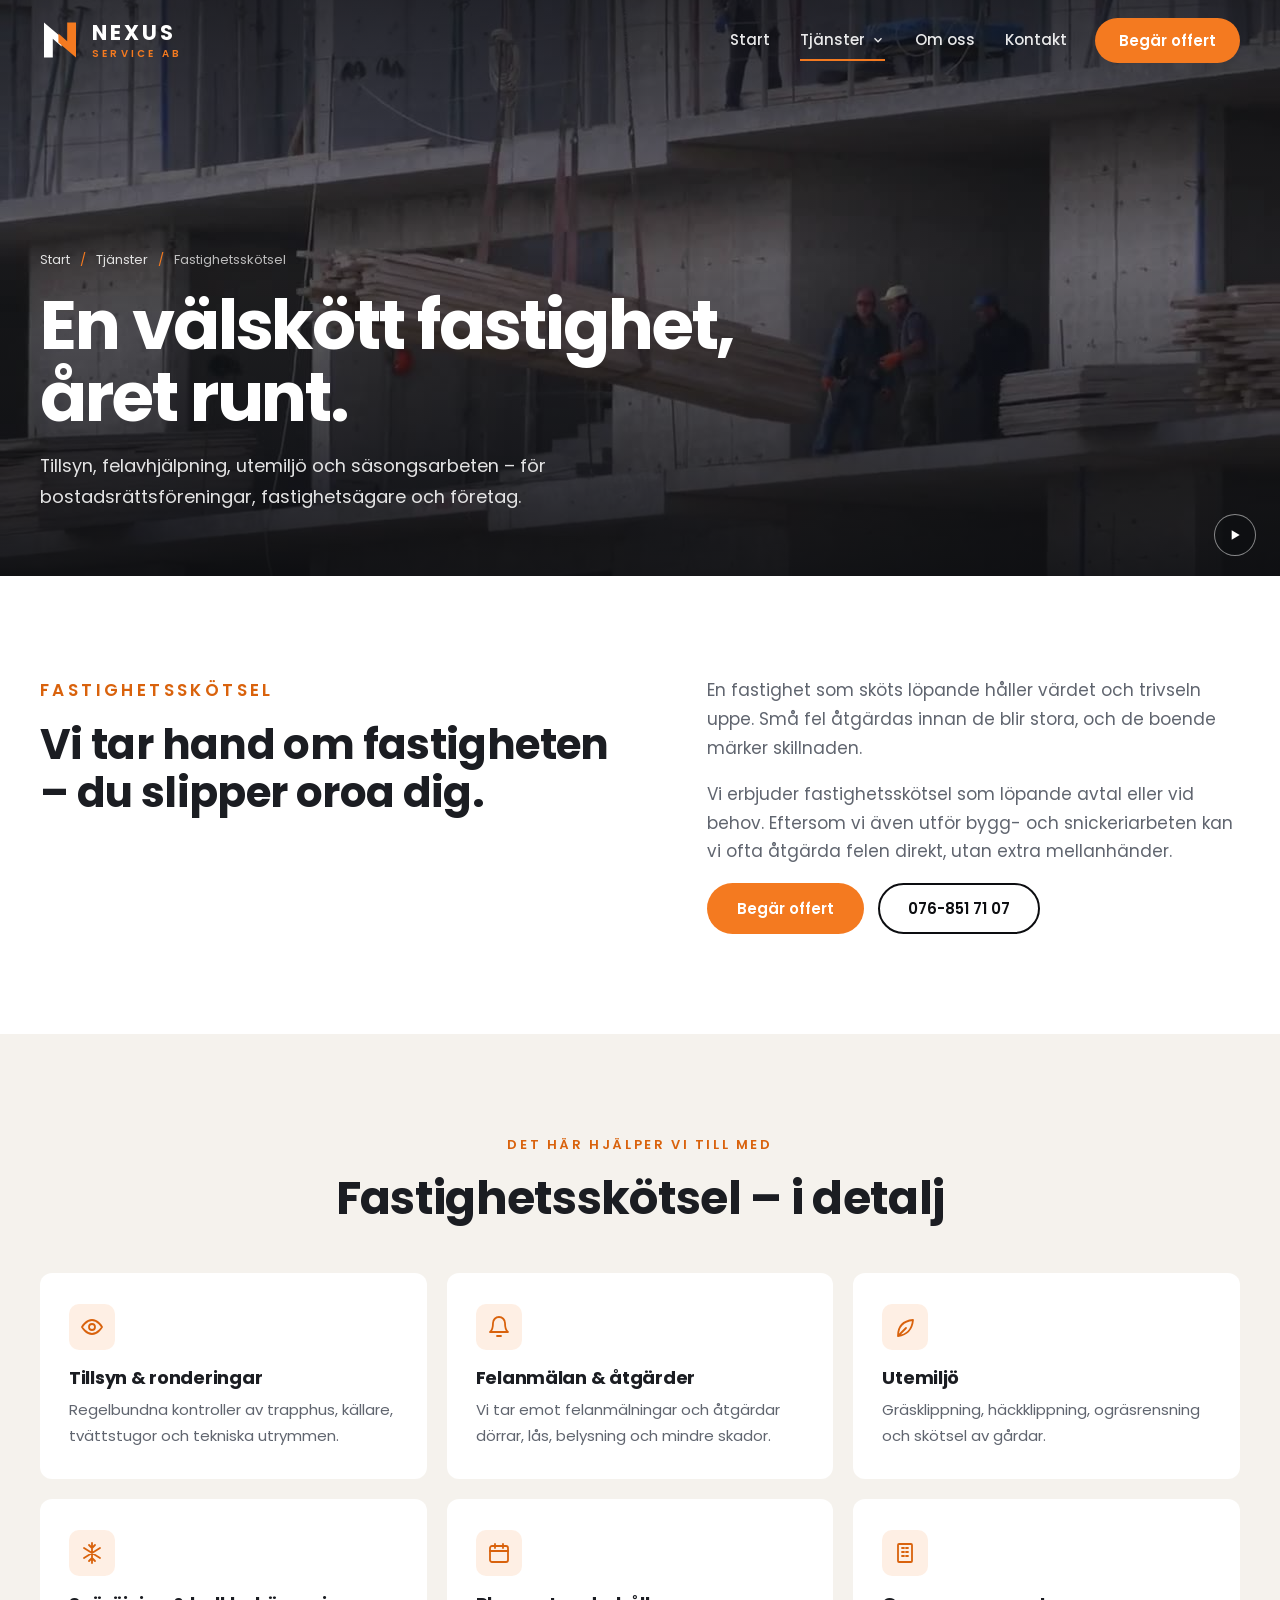
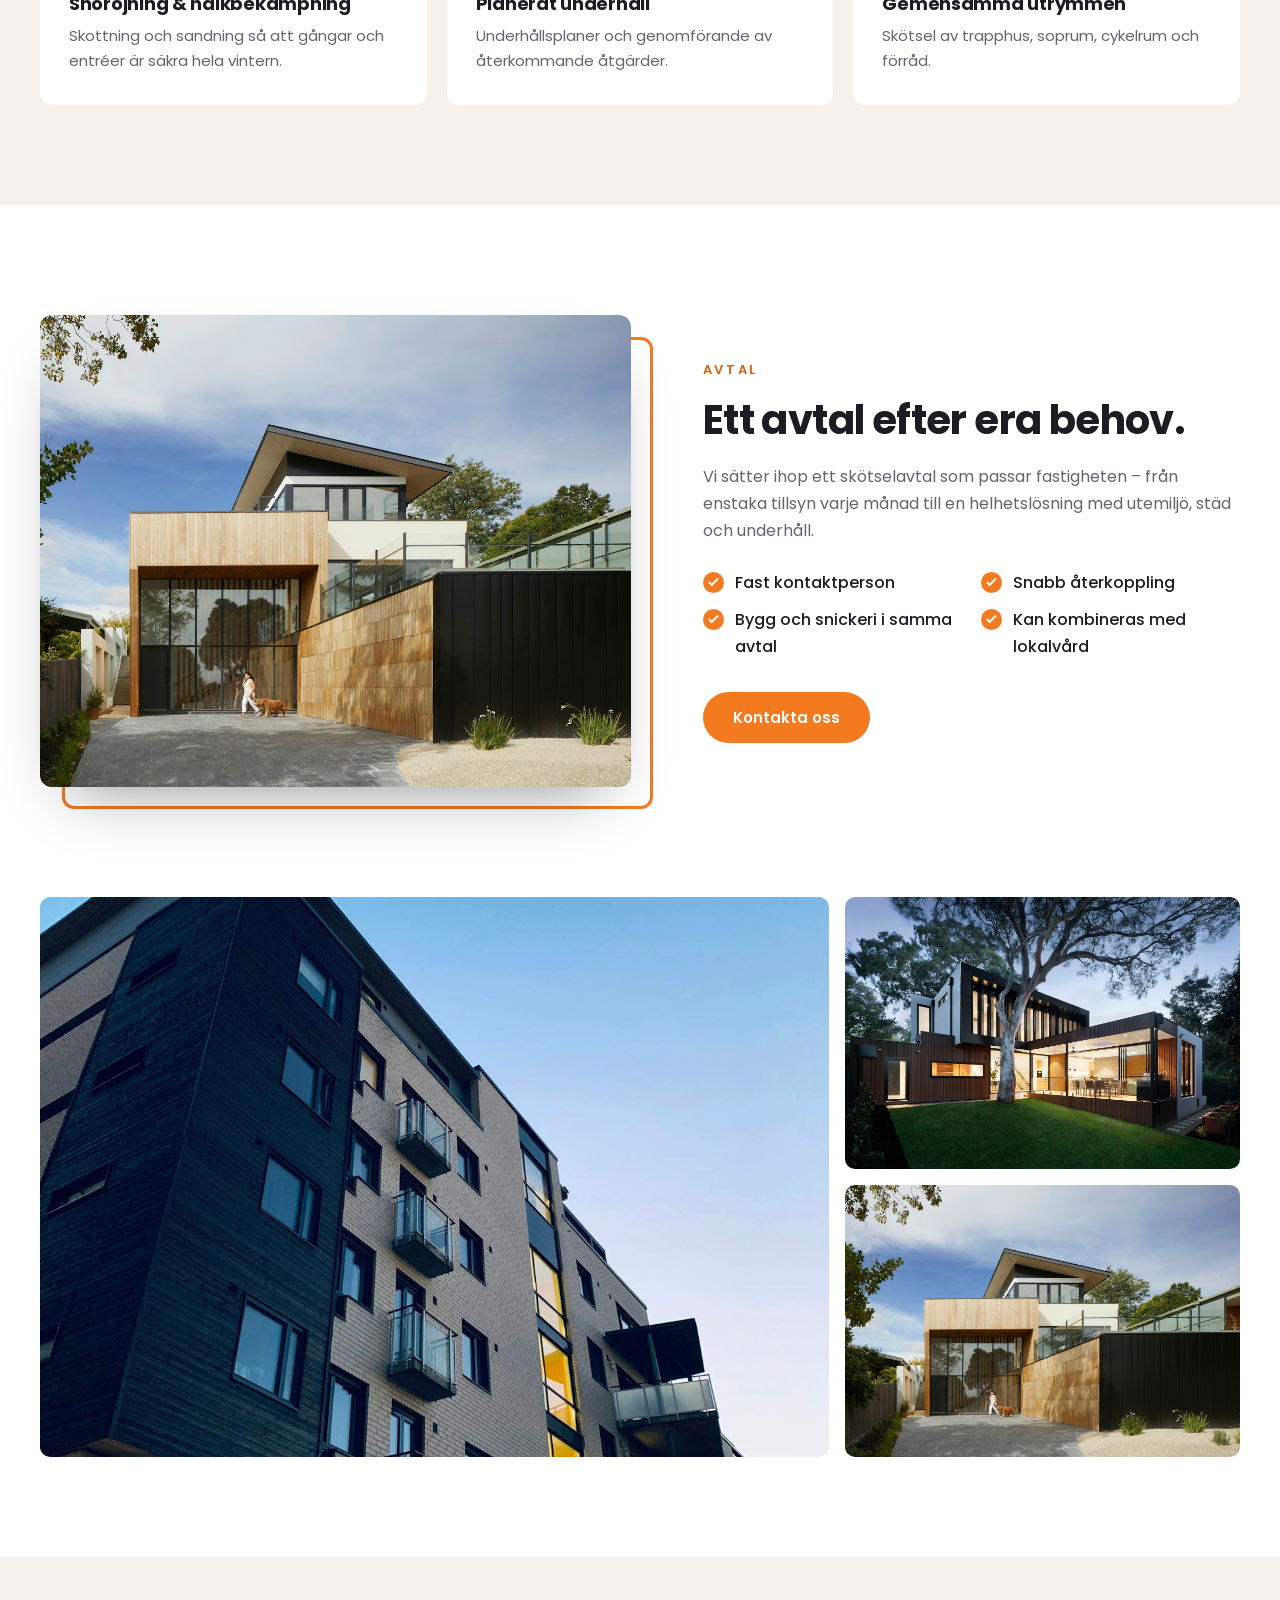
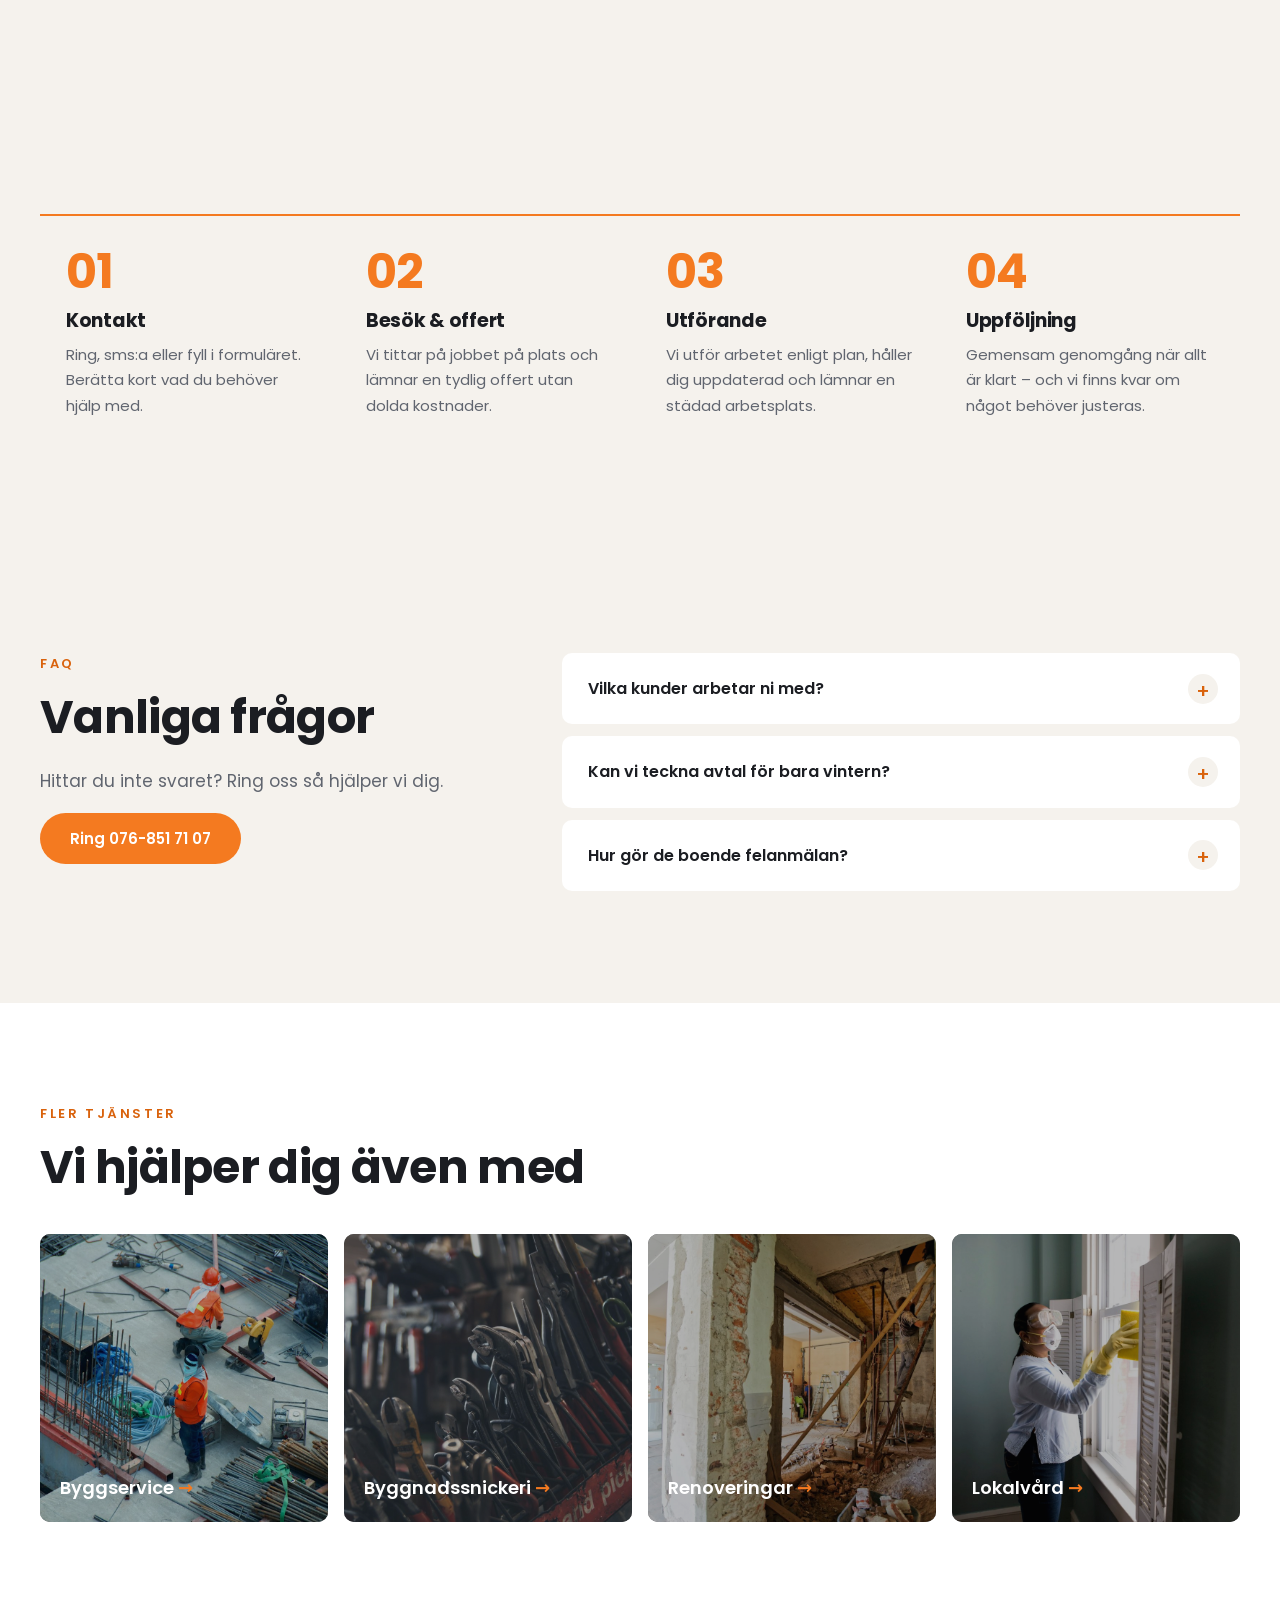
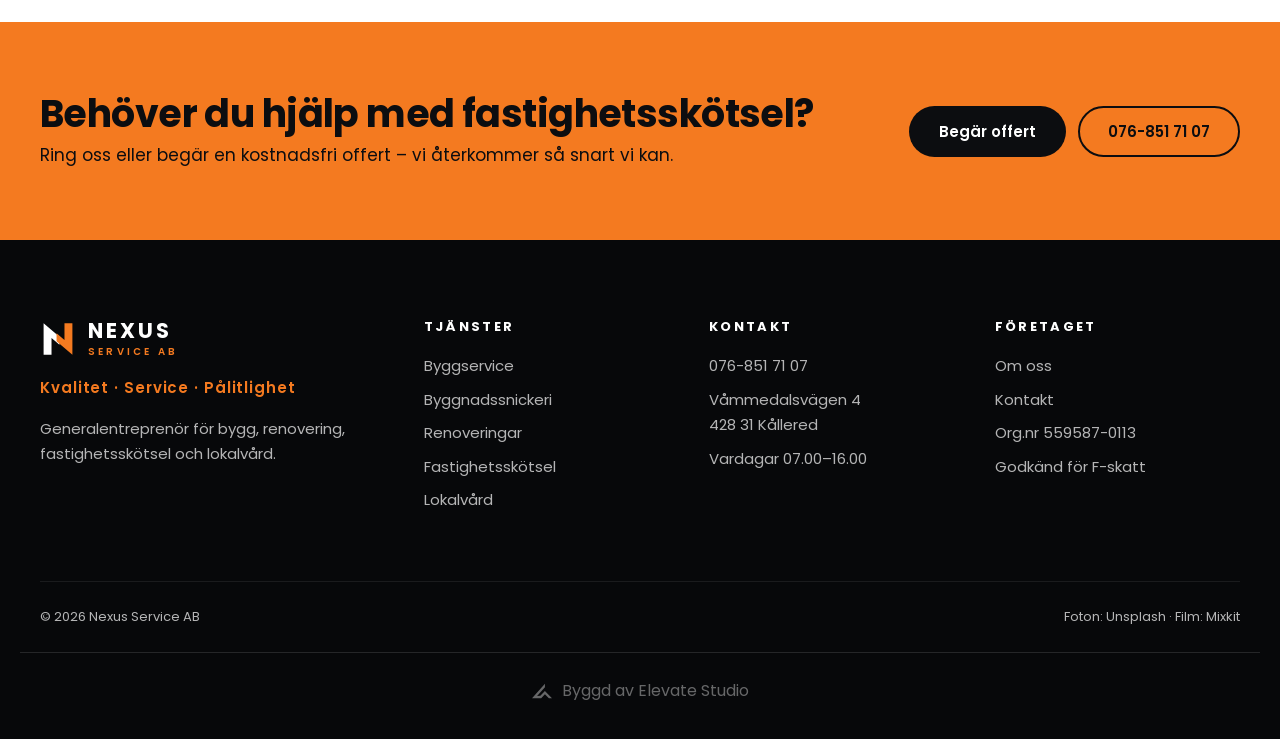
<file: fastighetsskotsel.html>
<!doctype html>
<html lang="sv">
<head>
  <meta charset="utf-8">
  <meta name="viewport" content="width=device-width, initial-scale=1">
  <title>Fastighetsskötsel – Nexus Service AB</title>
  <meta name="description" content="Tillsyn, felavhjälpning, utemiljö och säsongsarbeten – för bostadsrättsföreningar, fastighetsägare och företag. Ring Nexus Service AB på 076-851 71 07.">
  <meta name="theme-color" content="#0c0d10">
  <meta property="og:title" content="Fastighetsskötsel – Nexus Service AB">
  <meta property="og:description" content="Tillsyn, felavhjälpning, utemiljö och säsongsarbeten – för bostadsrättsföreningar, fastighetsägare och företag. Ring Nexus Service AB på 076-851 71 07.">
  <meta property="og:image" content="assets/video/fastighetsskotsel.jpg">
  <meta property="og:locale" content="sv_SE">
  <link rel="icon" href="assets/img/mark.svg" type="image/svg+xml">
  <link rel="preconnect" href="https://fonts.googleapis.com">
  <link rel="preconnect" href="https://fonts.gstatic.com" crossorigin>
  <link href="https://fonts.googleapis.com/css2?family=Poppins:wght@400;500;600;700&display=swap" rel="stylesheet">
  <link rel="stylesheet" href="assets/css/style.css">
</head>
<body>

<a class="skip" href="#main">Hoppa till innehåll</a>

<header class="site-header" id="top">
  <div class="navbar">
    <div class="wrap header-inner">
      <a class="brand" href="index.html" aria-label="Nexus Service AB – till startsidan">
        <img src="assets/img/mark.svg" alt="" width="40" height="40">
        <span class="brand-text"><strong>NEXUS</strong><small>Service AB</small></span>
      </a>
      <nav class="nav" aria-label="Huvudmeny">
        <a href="index.html">Start</a>
        <div class="nav-drop">
          <a href="tjanster.html" aria-current="page">Tjänster <svg viewBox="0 0 24 24" width="14" height="14" fill="none" stroke="currentColor" stroke-width="2.2"><path d="M6 9l6 6 6-6"/></svg></a>
          <div class="dropdown"><a href="byggservice.html"><strong>Byggservice</strong><small>Om- och tillbyggnader, reparationer</small></a><a href="snickeri.html"><strong>Byggnadssnickeri</strong><small>Dörrar, fönster, golv & inredning</small></a><a href="renoveringar.html"><strong>Renoveringar</strong><small>Kök, ytskikt, måleri & totalrenovering</small></a><a href="fastighetsskotsel.html"><strong>Fastighetsskötsel</strong><small>Tillsyn, underhåll & utemiljö</small></a><a href="lokalvard.html"><strong>Lokalvård</strong><small>Städ, fönsterputs & flyttstäd</small></a></div>
        </div>
        <a href="om-oss.html">Om oss</a>
        <a href="kontakt.html">Kontakt</a>
      </nav>
      <a class="btn btn-solid header-cta" href="kontakt.html#offert">Begär offert</a>
      <button class="burger" aria-label="Öppna meny" aria-expanded="false" aria-controls="mobile-nav"><span></span><span></span></button>
    </div>
    <nav class="mobile-nav" id="mobile-nav" aria-label="Mobilmeny">
      <a href="index.html">Start</a>
      <a href="tjanster.html">Tjänster</a>
      <a class="sub" href="byggservice.html">Byggservice</a><a class="sub" href="snickeri.html">Byggnadssnickeri</a><a class="sub" href="renoveringar.html">Renoveringar</a><a class="sub" href="fastighetsskotsel.html">Fastighetsskötsel</a><a class="sub" href="lokalvard.html">Lokalvård</a>
      <a href="om-oss.html">Om oss</a>
      <a href="kontakt.html">Kontakt</a>
      <a class="btn btn-solid" href="tel:+46768517107">Ring 076-851 71 07</a>
    </nav>
  </div>
</header>

<main id="main">

<section class="page-hero">
  <video class="page-hero-video" id="page-video" autoplay muted loop playsinline preload="metadata" poster="assets/video/fastighetsskotsel.jpg" aria-hidden="true"><source src="assets/video/fastighetsskotsel.mp4" type="video/mp4"></video>
  <button class="video-toggle" type="button" data-video-toggle aria-controls="page-video" aria-label="Pausa bakgrundsvideo"><svg class="i-pause" viewBox="0 0 24 24" width="16" height="16" fill="currentColor"><rect x="6" y="5" width="4" height="14"/><rect x="14" y="5" width="4" height="14"/></svg><svg class="i-play" viewBox="0 0 24 24" width="16" height="16" fill="currentColor"><path d="M7 5l12 7-12 7z"/></svg></button>
  <div class="page-hero-inner wrap">
    <nav class="crumbs" aria-label="Brödsmulor"><a href="index.html">Start</a><span aria-hidden="true">/</span><a href="tjanster.html">Tjänster</a><span aria-hidden="true">/</span><span>Fastighetsskötsel</span></nav>
    <h1>En välskött fastighet, året runt.</h1>
    <p class="lead">Tillsyn, felavhjälpning, utemiljö och säsongsarbeten – för bostadsrättsföreningar, fastighetsägare och företag.</p>
  </div>
</section>

<section class="intro">
  <div class="wrap intro-grid">
    <div class="reveal">
      <p class="eyebrow dark">Fastighetsskötsel</p>
      <h2>Vi tar hand om fastigheten – du slipper oroa dig.</h2>
    </div>
    <div class="reveal">
      <p>En fastighet som sköts löpande håller värdet och trivseln uppe. Små fel åtgärdas innan de blir stora, och de boende märker skillnaden.</p><p>Vi erbjuder fastighetsskötsel som löpande avtal eller vid behov. Eftersom vi även utför bygg- och snickeriarbeten kan vi ofta åtgärda felen direkt, utan extra mellanhänder.</p>
      <div class="hero-cta"><a class="btn btn-solid" href="kontakt.html?tjanst=Fastighetsskötsel#offert">Begär offert</a><a class="btn btn-outline" href="tel:+46768517107">076-851 71 07</a></div>
    </div>
  </div>
</section>

<section class="cards-section sand">
  <div class="wrap">
    <div class="center">
      <p class="eyebrow dark reveal">Det här hjälper vi till med</p>
      <h2 class="section-title reveal">Fastighetsskötsel – i detalj</h2>
    </div>
    <div class="cards"><article class="card reveal"><div class="card-icon"><svg viewBox="0 0 24 24" width="24" height="24" fill="none" stroke="currentColor" stroke-width="1.8" stroke-linecap="round" stroke-linejoin="round" aria-hidden="true"><path d="M2 12s4-7 10-7 10 7 10 7-4 7-10 7S2 12 2 12z"/><circle cx="12" cy="12" r="3"/></svg></div><h3>Tillsyn & ronderingar</h3><p>Regelbundna kontroller av trapphus, källare, tvättstugor och tekniska utrymmen.</p></article><article class="card reveal"><div class="card-icon"><svg viewBox="0 0 24 24" width="24" height="24" fill="none" stroke="currentColor" stroke-width="1.8" stroke-linecap="round" stroke-linejoin="round" aria-hidden="true"><path d="M6 8a6 6 0 0112 0c0 7 3 9 3 9H3s3-2 3-9M10 21h4"/></svg></div><h3>Felanmälan & åtgärder</h3><p>Vi tar emot felanmälningar och åtgärdar dörrar, lås, belysning och mindre skador.</p></article><article class="card reveal"><div class="card-icon"><svg viewBox="0 0 24 24" width="24" height="24" fill="none" stroke="currentColor" stroke-width="1.8" stroke-linecap="round" stroke-linejoin="round" aria-hidden="true"><path d="M5 21c0-9 5-15 15-16-1 10-7 15-15 16zM5 21l8-8"/></svg></div><h3>Utemiljö</h3><p>Gräsklippning, häckklippning, ogräsrensning och skötsel av gårdar.</p></article><article class="card reveal"><div class="card-icon"><svg viewBox="0 0 24 24" width="24" height="24" fill="none" stroke="currentColor" stroke-width="1.8" stroke-linecap="round" stroke-linejoin="round" aria-hidden="true"><path d="M12 2v20M4 7l16 10M20 7L4 17M9 4l3 3 3-3M9 20l3-3 3 3"/></svg></div><h3>Snöröjning & halkbekämpning</h3><p>Skottning och sandning så att gångar och entréer är säkra hela vintern.</p></article><article class="card reveal"><div class="card-icon"><svg viewBox="0 0 24 24" width="24" height="24" fill="none" stroke="currentColor" stroke-width="1.8" stroke-linecap="round" stroke-linejoin="round" aria-hidden="true"><rect x="3" y="5" width="18" height="16" rx="2"/><path d="M3 10h18M8 3v4M16 3v4"/></svg></div><h3>Planerat underhåll</h3><p>Underhållsplaner och genomförande av återkommande åtgärder.</p></article><article class="card reveal"><div class="card-icon"><svg viewBox="0 0 24 24" width="24" height="24" fill="none" stroke="currentColor" stroke-width="1.8" stroke-linecap="round" stroke-linejoin="round" aria-hidden="true"><rect x="5" y="3" width="14" height="18" rx="1"/><path d="M9 7h2M13 7h2M9 11h2M13 11h2M9 15h2M13 15h2"/></svg></div><h3>Gemensamma utrymmen</h3><p>Skötsel av trapphus, soprum, cykelrum och förråd.</p></article></div>
  </div>
</section>

<section class="features">
  <div class="wrap">
    <article class="feature reveal">
      <div class="feature-media"><img src="assets/img/villa.jpg" alt="" loading="lazy"></div>
      <div class="feature-body">
        <p class="eyebrow dark">Avtal</p>
        <h2>Ett avtal efter era behov.</h2>
        <p>Vi sätter ihop ett skötselavtal som passar fastigheten – från enstaka tillsyn varje månad till en helhetslösning med utemiljö, städ och underhåll.</p>
        <ul class="checks"><li>Fast kontaktperson</li><li>Snabb återkoppling</li><li>Bygg och snickeri i samma avtal</li><li>Kan kombineras med lokalvård</li></ul>
        <a class="btn btn-solid" href="kontakt.html?tjanst=Fastighetsskötsel#offert">Kontakta oss</a>
      </div>
    </article>
  </div>
</section>

<section class="notice-wrap">
  <div class="wrap"><div class="gallery reveal"><img src="assets/img/fastighet.jpg" alt="" loading="lazy"><img src="assets/img/hus.jpg" alt="" loading="lazy"><img src="assets/img/villa.jpg" alt="" loading="lazy"></div></div>
</section>



<section class="process sand" id="process">
  <div class="wrap">
    <p class="eyebrow dark center reveal">Så arbetar vi</p>
    <h2 class="section-title center reveal">Enkelt från första samtal till slutgenomgång</h2>
    <ol class="steps">
      <li class="reveal"><span class="num">01</span><h3>Kontakt</h3><p>Ring, sms:a eller fyll i formuläret. Berätta kort vad du behöver hjälp med.</p></li>
      <li class="reveal"><span class="num">02</span><h3>Besök & offert</h3><p>Vi tittar på jobbet på plats och lämnar en tydlig offert utan dolda kostnader.</p></li>
      <li class="reveal"><span class="num">03</span><h3>Utförande</h3><p>Vi utför arbetet enligt plan, håller dig uppdaterad och lämnar en städad arbetsplats.</p></li>
      <li class="reveal"><span class="num">04</span><h3>Uppföljning</h3><p>Gemensam genomgång när allt är klart – och vi finns kvar om något behöver justeras.</p></li>
    </ol>
  </div>
</section>

<section class="faq">
  <div class="wrap faq-grid">
    <div class="reveal">
      <p class="eyebrow dark">FAQ</p>
      <h2 class="section-title">Vanliga frågor</h2>
      <p class="section-lead">Hittar du inte svaret? Ring oss så hjälper vi dig.</p>
      <a class="btn btn-solid" href="tel:+46768517107">Ring 076-851 71 07</a>
    </div>
    <div class="faq-list reveal"><details><summary>Vilka kunder arbetar ni med?</summary><p>Bostadsrättsföreningar, fastighetsägare, företag och privatpersoner med större fastigheter.</p></details><details><summary>Kan vi teckna avtal för bara vintern?</summary><p>Ja, vi kan sätta upp avtal för enskilda säsongsarbeten, som snöröjning.</p></details><details><summary>Hur gör de boende felanmälan?</summary><p>Vi kommer överens om ett enkelt flöde för felanmälan när avtalet tecknas.</p></details></div>
  </div>
</section>

<section class="others">
  <div class="wrap">
    <p class="eyebrow dark reveal">Fler tjänster</p>
    <h2 class="section-title reveal">Vi hjälper dig även med</h2>
    <div class="others-grid reveal"><a href="byggservice.html"><img src="assets/img/byggservice.jpg" alt="" loading="lazy"><span>Byggservice</span></a><a href="snickeri.html"><img src="assets/img/snickeri.jpg" alt="" loading="lazy"><span>Byggnadssnickeri</span></a><a href="renoveringar.html"><img src="assets/img/renovering.jpg" alt="" loading="lazy"><span>Renoveringar</span></a><a href="lokalvard.html"><img src="assets/img/lokalvard.jpg" alt="" loading="lazy"><span>Lokalvård</span></a></div>
  </div>
</section>

<section class="cta-band">
  <div class="wrap">
    <div class="reveal">
      <h2>Behöver du hjälp med fastighetsskötsel?</h2>
      <p>Ring oss eller begär en kostnadsfri offert – vi återkommer så snart vi kan.</p>
    </div>
    <div class="actions reveal">
      <a class="btn btn-dark" href="kontakt.html?tjanst=Fastighetsskötsel#offert">Begär offert</a>
      <a class="btn btn-outline" href="tel:+46768517107">076-851 71 07</a>
    </div>
  </div>
</section>

</main>

<footer class="site-footer">
  <div class="wrap footer-grid">
    <div>
      <a class="brand" href="index.html"><img src="assets/img/mark.svg" alt="" width="36" height="36"><span class="brand-text"><strong>NEXUS</strong><small>Service AB</small></span></a>
      <p class="footer-motto">Kvalitet · Service · Pålitlighet</p>
      <p>Generalentreprenör för bygg, renovering, fastighetsskötsel och lokalvård.</p>
    </div>
    <div>
      <h4>Tjänster</h4>
      <a href="byggservice.html">Byggservice</a><a href="snickeri.html">Byggnadssnickeri</a><a href="renoveringar.html">Renoveringar</a><a href="fastighetsskotsel.html">Fastighetsskötsel</a><a href="lokalvard.html">Lokalvård</a>
    </div>
    <div>
      <h4>Kontakt</h4>
      <a href="tel:+46768517107">076-851 71 07</a>
      <span>Våmmedalsvägen 4<br>428 31 Kållered</span>
      <span>Vardagar 07.00–16.00</span>
    </div>
    <div>
      <h4>Företaget</h4>
      <a href="om-oss.html">Om oss</a>
      <a href="kontakt.html">Kontakt</a>
      <span>Org.nr 559587-0113</span>
      <span>Godkänd för F-skatt</span>
    </div>
  </div>
  <div class="wrap footer-bottom">
    <span>© <span data-year>2026</span> Nexus Service AB</span>
    <span>Foton: Unsplash · Film: Mixkit</span>
  </div>
<!-- elevate-credit -->
<style>.elevate-credit{max-width:1240px;margin:24px auto 0;padding:20px 16px 0;border-top:1px solid rgba(128,128,128,.25);display:flex;justify-content:center;box-sizing:border-box}.elevate-credit a{display:inline-flex;align-items:center;gap:10px;padding:8px 0;font:inherit;font-size:15px;line-height:1;color:inherit;opacity:.55;text-decoration:none;transition:opacity .2s}.elevate-credit a:hover,.elevate-credit a:focus-visible{opacity:1}.elevate-credit svg{width:20px;height:20px;flex:none;display:block}@media(min-width:1024px){.elevate-credit a{font-size:16px}}</style>
<div class="elevate-credit"><a href="https://elevatestudio.nu" target="_blank" rel="noopener"><svg viewBox="0 0 1884.3 1353.9" aria-hidden="true"><path d="M0.0 1353.9 L1218.7 0.0 L1218.7 329.1 L479.7 1136.4 L786.7 1132.4 L1215.5 687.4 L1884.3 1349.9 L1590.1 1349.9 L1218.6 994.7 L865.4 1349.9Z" fill="currentColor"/></svg>Byggd av Elevate Studio</a></div>
</footer>

<script src="assets/js/main.js" defer></script>
</body>
</html>
</file>
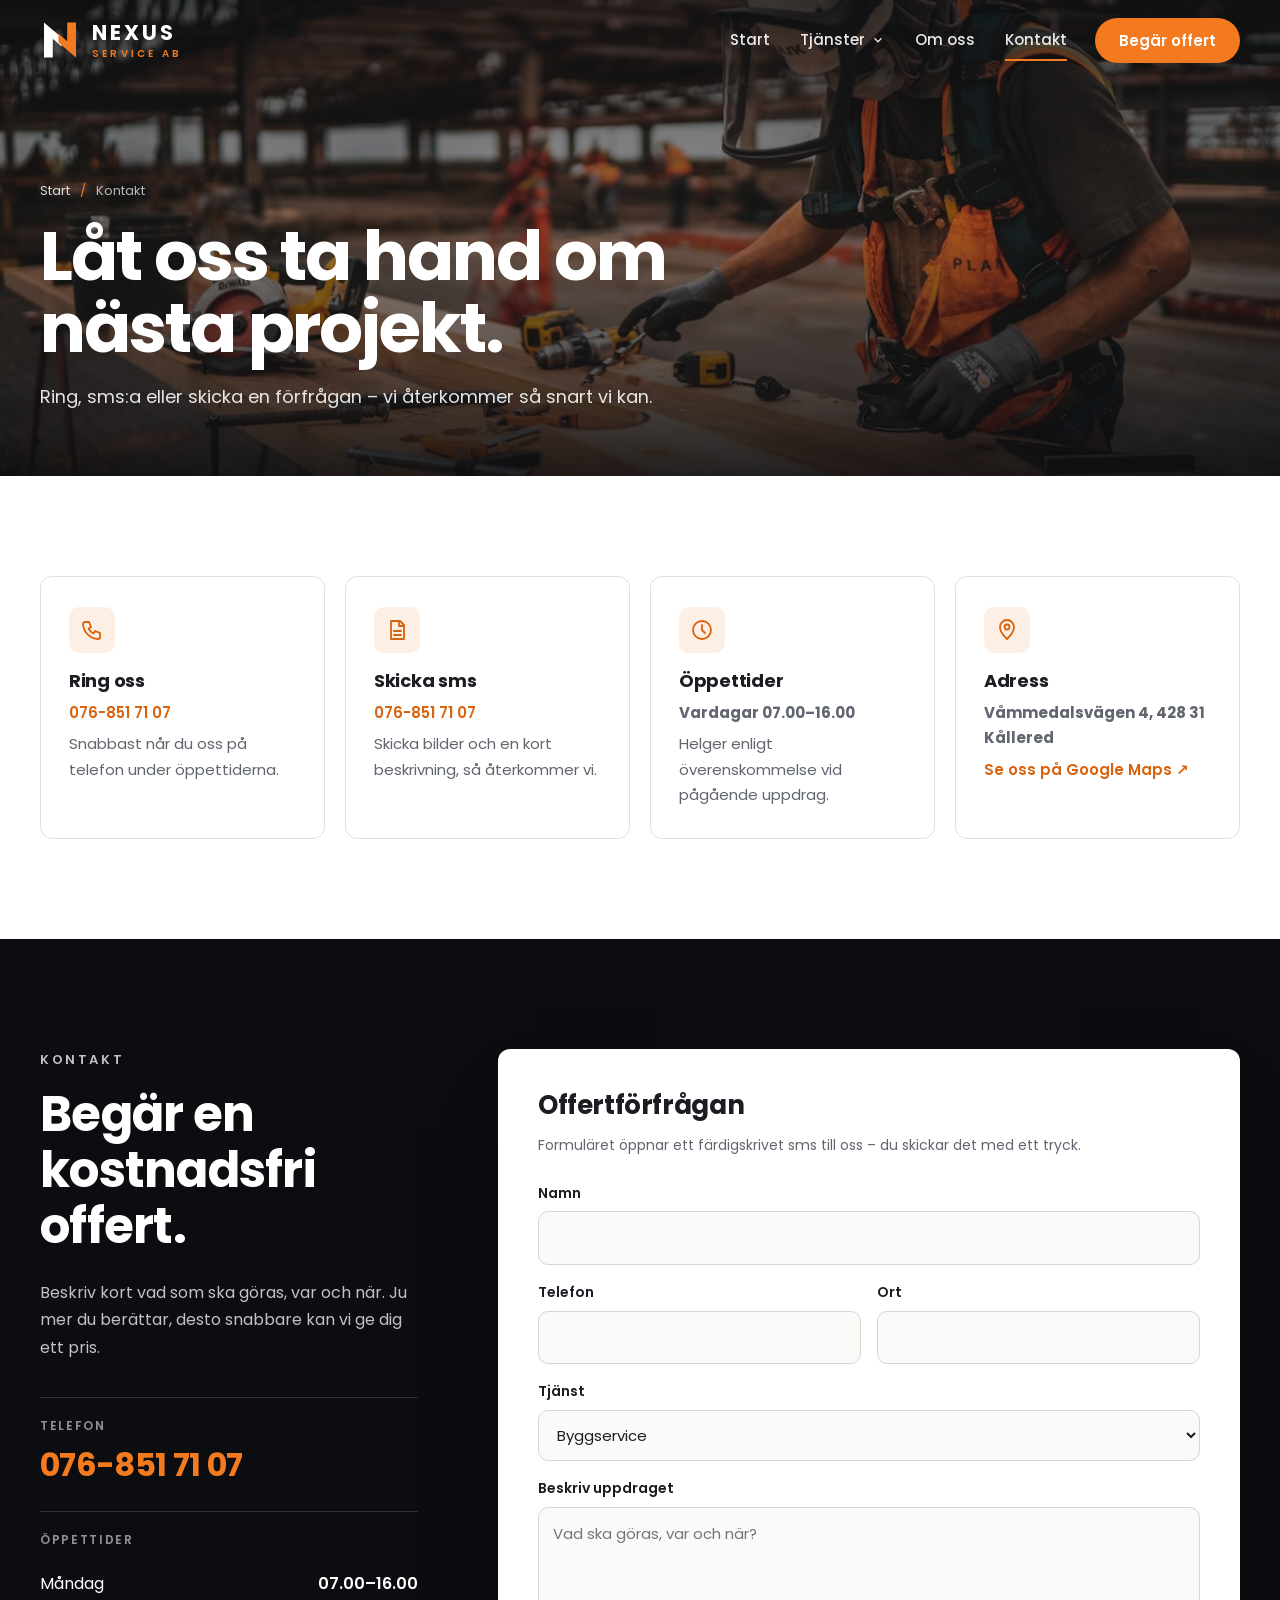
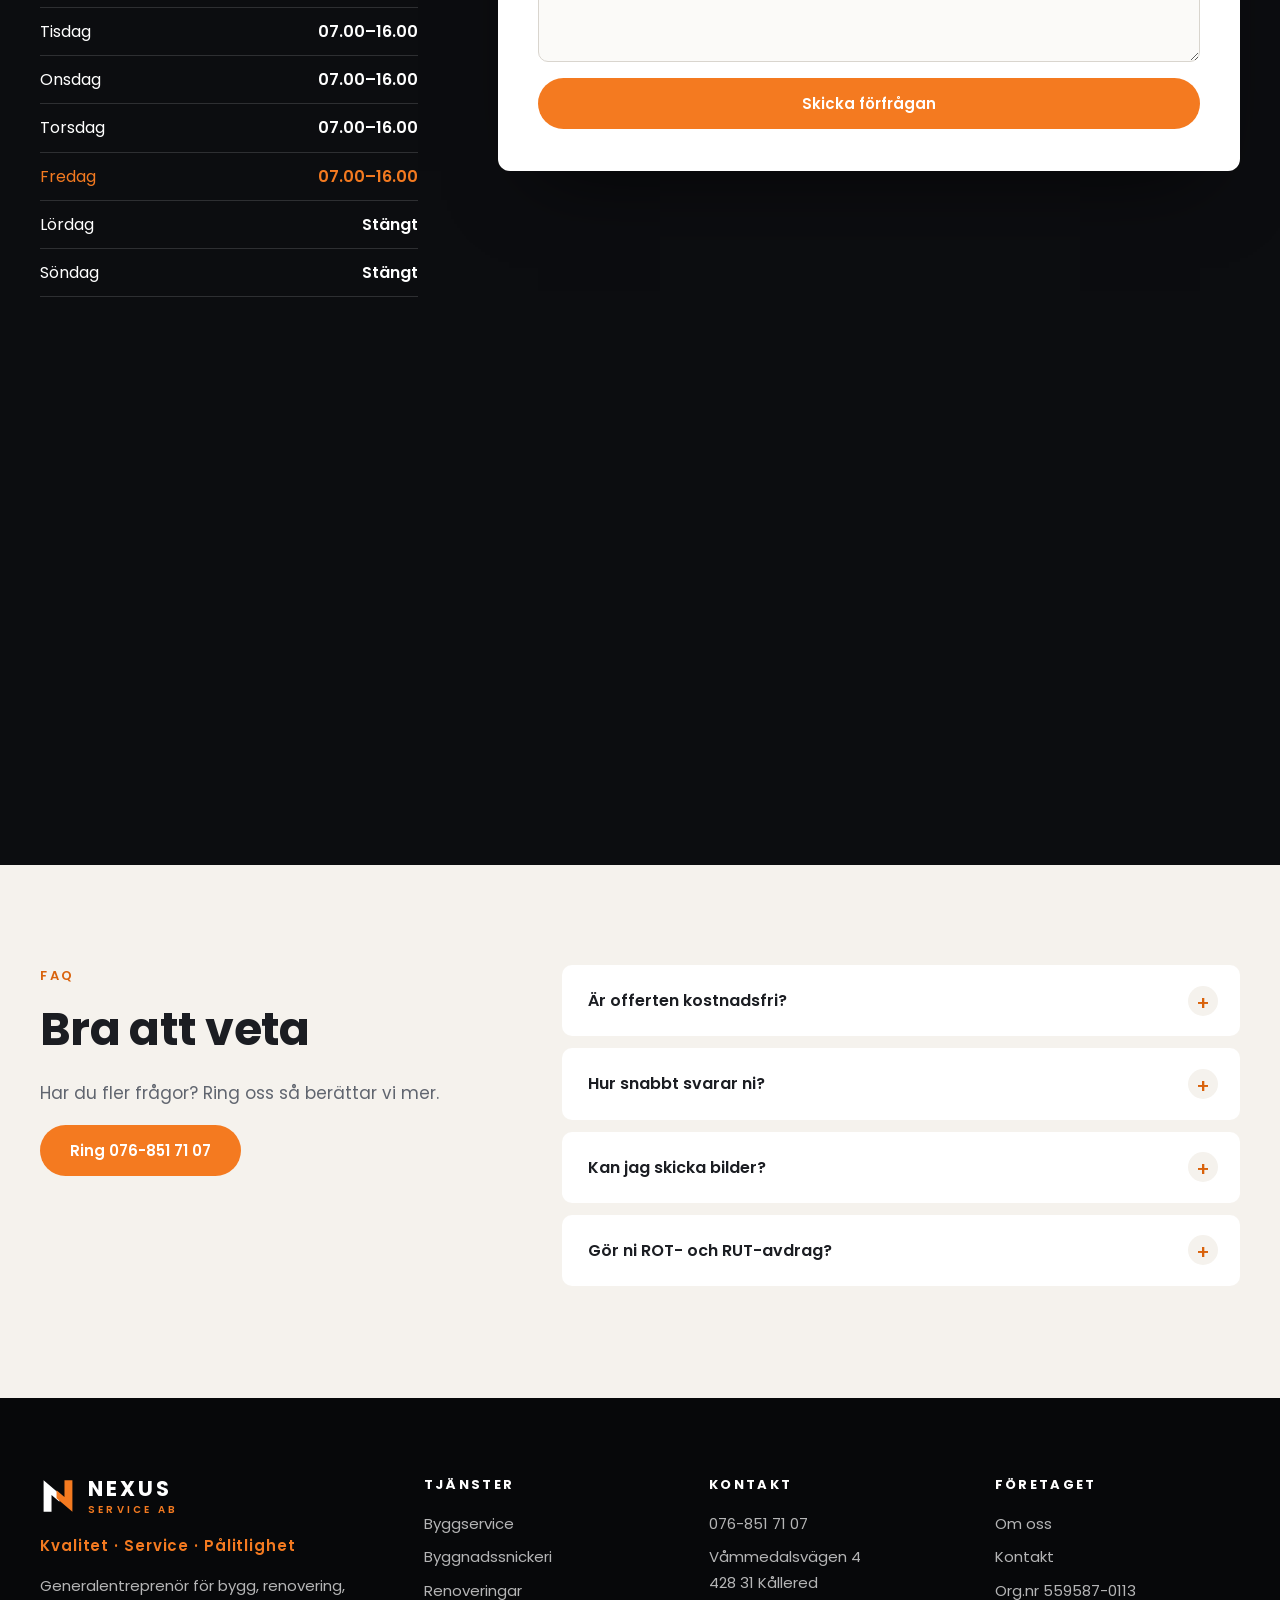
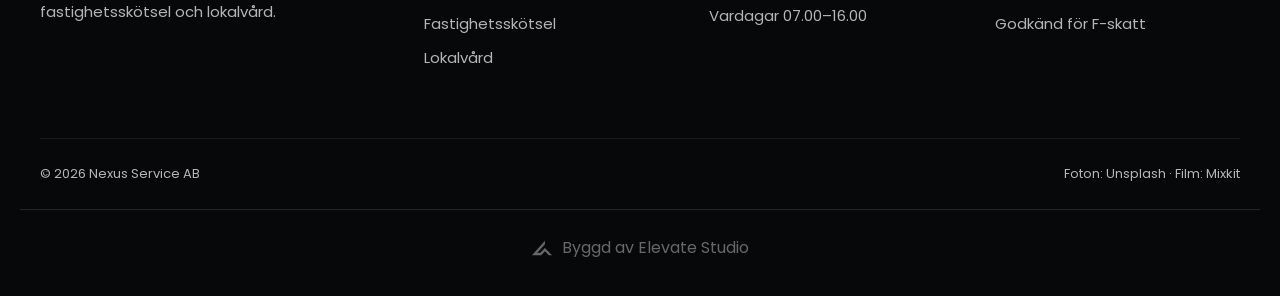
<file: kontakt.html>
<!doctype html>
<html lang="sv">
<head>
  <meta charset="utf-8">
  <meta name="viewport" content="width=device-width, initial-scale=1">
  <title>Kontakt – Nexus Service AB</title>
  <meta name="description" content="Kontakta Nexus Service AB – ring 076-851 71 07 eller begär en kostnadsfri offert. Vardagar 07–16.">
  <meta name="theme-color" content="#0c0d10">
  <meta property="og:title" content="Kontakt – Nexus Service AB">
  <meta property="og:description" content="Kontakta Nexus Service AB – ring 076-851 71 07 eller begär en kostnadsfri offert. Vardagar 07–16.">
  <meta property="og:image" content="assets/img/arbetare.jpg">
  <meta property="og:locale" content="sv_SE">
  <link rel="icon" href="assets/img/mark.svg" type="image/svg+xml">
  <link rel="preconnect" href="https://fonts.googleapis.com">
  <link rel="preconnect" href="https://fonts.gstatic.com" crossorigin>
  <link href="https://fonts.googleapis.com/css2?family=Poppins:wght@400;500;600;700&display=swap" rel="stylesheet">
  <link rel="stylesheet" href="assets/css/style.css">
</head>
<body>

<a class="skip" href="#main">Hoppa till innehåll</a>

<header class="site-header" id="top">
  <div class="navbar">
    <div class="wrap header-inner">
      <a class="brand" href="index.html" aria-label="Nexus Service AB – till startsidan">
        <img src="assets/img/mark.svg" alt="" width="40" height="40">
        <span class="brand-text"><strong>NEXUS</strong><small>Service AB</small></span>
      </a>
      <nav class="nav" aria-label="Huvudmeny">
        <a href="index.html">Start</a>
        <div class="nav-drop">
          <a href="tjanster.html">Tjänster <svg viewBox="0 0 24 24" width="14" height="14" fill="none" stroke="currentColor" stroke-width="2.2"><path d="M6 9l6 6 6-6"/></svg></a>
          <div class="dropdown"><a href="byggservice.html"><strong>Byggservice</strong><small>Om- och tillbyggnader, reparationer</small></a><a href="snickeri.html"><strong>Byggnadssnickeri</strong><small>Dörrar, fönster, golv & inredning</small></a><a href="renoveringar.html"><strong>Renoveringar</strong><small>Kök, ytskikt, måleri & totalrenovering</small></a><a href="fastighetsskotsel.html"><strong>Fastighetsskötsel</strong><small>Tillsyn, underhåll & utemiljö</small></a><a href="lokalvard.html"><strong>Lokalvård</strong><small>Städ, fönsterputs & flyttstäd</small></a></div>
        </div>
        <a href="om-oss.html">Om oss</a>
        <a href="kontakt.html" aria-current="page">Kontakt</a>
      </nav>
      <a class="btn btn-solid header-cta" href="kontakt.html#offert">Begär offert</a>
      <button class="burger" aria-label="Öppna meny" aria-expanded="false" aria-controls="mobile-nav"><span></span><span></span></button>
    </div>
    <nav class="mobile-nav" id="mobile-nav" aria-label="Mobilmeny">
      <a href="index.html">Start</a>
      <a href="tjanster.html">Tjänster</a>
      <a class="sub" href="byggservice.html">Byggservice</a><a class="sub" href="snickeri.html">Byggnadssnickeri</a><a class="sub" href="renoveringar.html">Renoveringar</a><a class="sub" href="fastighetsskotsel.html">Fastighetsskötsel</a><a class="sub" href="lokalvard.html">Lokalvård</a>
      <a href="om-oss.html">Om oss</a>
      <a href="kontakt.html">Kontakt</a>
      <a class="btn btn-solid" href="tel:+46768517107">Ring 076-851 71 07</a>
    </nav>
  </div>
</header>

<main id="main">

<section class="page-hero short">
  <img class="page-hero-video" src="assets/img/arbetare.jpg" alt="">
  <div class="page-hero-inner wrap">
    <nav class="crumbs" aria-label="Brödsmulor"><a href="index.html">Start</a><span aria-hidden="true">/</span><span>Kontakt</span></nav>
    <h1>Låt oss ta hand om nästa projekt.</h1>
    <p class="lead">Ring, sms:a eller skicka en förfrågan – vi återkommer så snart vi kan.</p>
  </div>
</section>

<section class="cards-section">
  <div class="wrap">
    <div class="cards four" style="margin-top:0"><article class="card reveal"><div class="card-icon"><svg viewBox="0 0 24 24" width="24" height="24" fill="none" stroke="currentColor" stroke-width="1.8" stroke-linecap="round" stroke-linejoin="round" aria-hidden="true"><path d="M5 4h4l2 5-2.5 1.5a11 11 0 005 5L15 13l5 2v4a2 2 0 01-2 2A16 16 0 013 6a2 2 0 012-2"/></svg></div><h3>Ring oss</h3><p><strong><a class="text-link" href="tel:+46768517107">076-851 71 07</a></strong></p><p style="margin-top:6px">Snabbast når du oss på telefon under öppettiderna.</p></article><article class="card reveal"><div class="card-icon"><svg viewBox="0 0 24 24" width="24" height="24" fill="none" stroke="currentColor" stroke-width="1.8" stroke-linecap="round" stroke-linejoin="round" aria-hidden="true"><path d="M6 3h9l4 4v14H6z"/><path d="M14 3v5h5M9 13h7M9 17h7"/></svg></div><h3>Skicka sms</h3><p><strong><a class="text-link" href="sms:+46768517107">076-851 71 07</a></strong></p><p style="margin-top:6px">Skicka bilder och en kort beskrivning, så återkommer vi.</p></article><article class="card reveal"><div class="card-icon"><svg viewBox="0 0 24 24" width="24" height="24" fill="none" stroke="currentColor" stroke-width="1.8" stroke-linecap="round" stroke-linejoin="round" aria-hidden="true"><circle cx="12" cy="12" r="9"/><path d="M12 7v5l3 3"/></svg></div><h3>Öppettider</h3><p><strong>Vardagar 07.00–16.00</strong></p><p style="margin-top:6px">Helger enligt överenskommelse vid pågående uppdrag.</p></article><article class="card reveal"><div class="card-icon"><svg viewBox="0 0 24 24" width="24" height="24" fill="none" stroke="currentColor" stroke-width="1.8" stroke-linecap="round" stroke-linejoin="round" aria-hidden="true"><path d="M12 21s-7-6.5-7-12a7 7 0 0114 0c0 5.5-7 12-7 12z"/><circle cx="12" cy="9" r="2.5"/></svg></div><h3>Adress</h3><p><strong>Våmmedalsvägen 4, 428 31 Kållered</strong></p><p style="margin-top:6px"><a class="text-link" href="https://www.google.com/maps/place/Nexus+Service+AB/data=!4m2!3m1!1s0x22d30ecb7c662897:0xf2341a0b168886de" target="_blank" rel="noopener">Se oss på Google Maps ↗</a></p></article></div>
  </div>
</section>

<section class="contact" id="offert">
  <div class="wrap contact-grid">
    <div class="contact-info reveal">
      <p class="eyebrow">Kontakt</p>
      <h2>Begär en kostnadsfri offert.</h2>
      <p>Beskriv kort vad som ska göras, var och när. Ju mer du berättar, desto snabbare kan vi ge dig ett pris.</p>
      <ul class="contact-list">
        <li><span class="ci-label">Telefon</span><a class="ci-big" href="tel:+46768517107">076-851 71 07</a></li>
        <li><span class="ci-label">Öppettider</span><table class="hours"><tbody><tr data-day="0"><td>Måndag</td><td>07.00–16.00</td></tr><tr data-day="1"><td>Tisdag</td><td>07.00–16.00</td></tr><tr data-day="2"><td>Onsdag</td><td>07.00–16.00</td></tr><tr data-day="3"><td>Torsdag</td><td>07.00–16.00</td></tr><tr data-day="4"><td>Fredag</td><td>07.00–16.00</td></tr><tr data-day="5"><td>Lördag</td><td>Stängt</td></tr><tr data-day="6"><td>Söndag</td><td>Stängt</td></tr></tbody></table></li>
      </ul>
    </div>

    <form class="quote-form reveal" id="quote-form" novalidate>
      <h3>Offertförfrågan</h3>
      <p class="form-note">Formuläret öppnar ett färdigskrivet sms till oss – du skickar det med ett tryck.</p>
      <div class="field"><label for="f-name">Namn</label><input id="f-name" name="name" type="text" autocomplete="name" required></div>
      <div class="field-row">
        <div class="field"><label for="f-phone">Telefon</label><input id="f-phone" name="phone" type="tel" autocomplete="tel" required></div>
        <div class="field"><label for="f-place">Ort</label><input id="f-place" name="place" type="text" autocomplete="address-level2"></div>
      </div>
      <div class="field"><label for="f-service">Tjänst</label><select id="f-service" name="service"><option>Byggservice</option><option>Byggnadssnickeri</option><option>Renoveringar</option><option>Fastighetsskötsel</option><option>Lokalvård</option><option>Annat</option></select></div>
      <div class="field"><label for="f-msg">Beskriv uppdraget</label><textarea id="f-msg" name="message" rows="5" placeholder="Vad ska göras, var och när?" required></textarea></div>
      <button class="btn btn-solid btn-block" type="submit">Skicka förfrågan</button>
      <p class="form-error" id="form-error" role="alert" hidden>Fyll i namn, telefon och en kort beskrivning.</p>
    </form>
  </div>
</section>

<section class="map" aria-label="Karta">
  <iframe title="Karta – Våmmedalsvägen 4, Kållered" loading="lazy" src="https://www.openstreetmap.org/export/embed.html?bbox=12.0400%2C57.6040%2C12.0640%2C57.6160&amp;layer=mapnik&amp;marker=57.6099%2C12.0518"></iframe>
</section>

<section class="faq">
  <div class="wrap faq-grid">
    <div class="reveal">
      <p class="eyebrow dark">FAQ</p>
      <h2 class="section-title">Bra att veta</h2>
      <p class="section-lead">Har du fler frågor? Ring oss så berättar vi mer.</p>
      <a class="btn btn-solid" href="tel:+46768517107">Ring 076-851 71 07</a>
    </div>
    <div class="faq-list reveal"><details><summary>Är offerten kostnadsfri?</summary><p>Ja, offerten är kostnadsfri och utan förpliktelser.</p></details><details><summary>Hur snabbt svarar ni?</summary><p>Vi återkommer så snart vi kan, oftast samma arbetsdag.</p></details><details><summary>Kan jag skicka bilder?</summary><p>Gärna! Skicka bilder via sms så kan vi ofta ge en första bedömning direkt.</p></details><details><summary>Gör ni ROT- och RUT-avdrag?</summary><p>Ja, för privatpersoner drar vi av ROT- eller RUT-avdraget direkt på fakturan.</p></details></div>
  </div>
</section>

</main>

<footer class="site-footer">
  <div class="wrap footer-grid">
    <div>
      <a class="brand" href="index.html"><img src="assets/img/mark.svg" alt="" width="36" height="36"><span class="brand-text"><strong>NEXUS</strong><small>Service AB</small></span></a>
      <p class="footer-motto">Kvalitet · Service · Pålitlighet</p>
      <p>Generalentreprenör för bygg, renovering, fastighetsskötsel och lokalvård.</p>
    </div>
    <div>
      <h4>Tjänster</h4>
      <a href="byggservice.html">Byggservice</a><a href="snickeri.html">Byggnadssnickeri</a><a href="renoveringar.html">Renoveringar</a><a href="fastighetsskotsel.html">Fastighetsskötsel</a><a href="lokalvard.html">Lokalvård</a>
    </div>
    <div>
      <h4>Kontakt</h4>
      <a href="tel:+46768517107">076-851 71 07</a>
      <span>Våmmedalsvägen 4<br>428 31 Kållered</span>
      <span>Vardagar 07.00–16.00</span>
    </div>
    <div>
      <h4>Företaget</h4>
      <a href="om-oss.html">Om oss</a>
      <a href="kontakt.html">Kontakt</a>
      <span>Org.nr 559587-0113</span>
      <span>Godkänd för F-skatt</span>
    </div>
  </div>
  <div class="wrap footer-bottom">
    <span>© <span data-year>2026</span> Nexus Service AB</span>
    <span>Foton: Unsplash · Film: Mixkit</span>
  </div>
<!-- elevate-credit -->
<style>.elevate-credit{max-width:1240px;margin:24px auto 0;padding:20px 16px 0;border-top:1px solid rgba(128,128,128,.25);display:flex;justify-content:center;box-sizing:border-box}.elevate-credit a{display:inline-flex;align-items:center;gap:10px;padding:8px 0;font:inherit;font-size:15px;line-height:1;color:inherit;opacity:.55;text-decoration:none;transition:opacity .2s}.elevate-credit a:hover,.elevate-credit a:focus-visible{opacity:1}.elevate-credit svg{width:20px;height:20px;flex:none;display:block}@media(min-width:1024px){.elevate-credit a{font-size:16px}}</style>
<div class="elevate-credit"><a href="https://elevatestudio.nu" target="_blank" rel="noopener"><svg viewBox="0 0 1884.3 1353.9" aria-hidden="true"><path d="M0.0 1353.9 L1218.7 0.0 L1218.7 329.1 L479.7 1136.4 L786.7 1132.4 L1215.5 687.4 L1884.3 1349.9 L1590.1 1349.9 L1218.6 994.7 L865.4 1349.9Z" fill="currentColor"/></svg>Byggd av Elevate Studio</a></div>
</footer>

<script src="assets/js/main.js" defer></script>
</body>
</html>
</file>
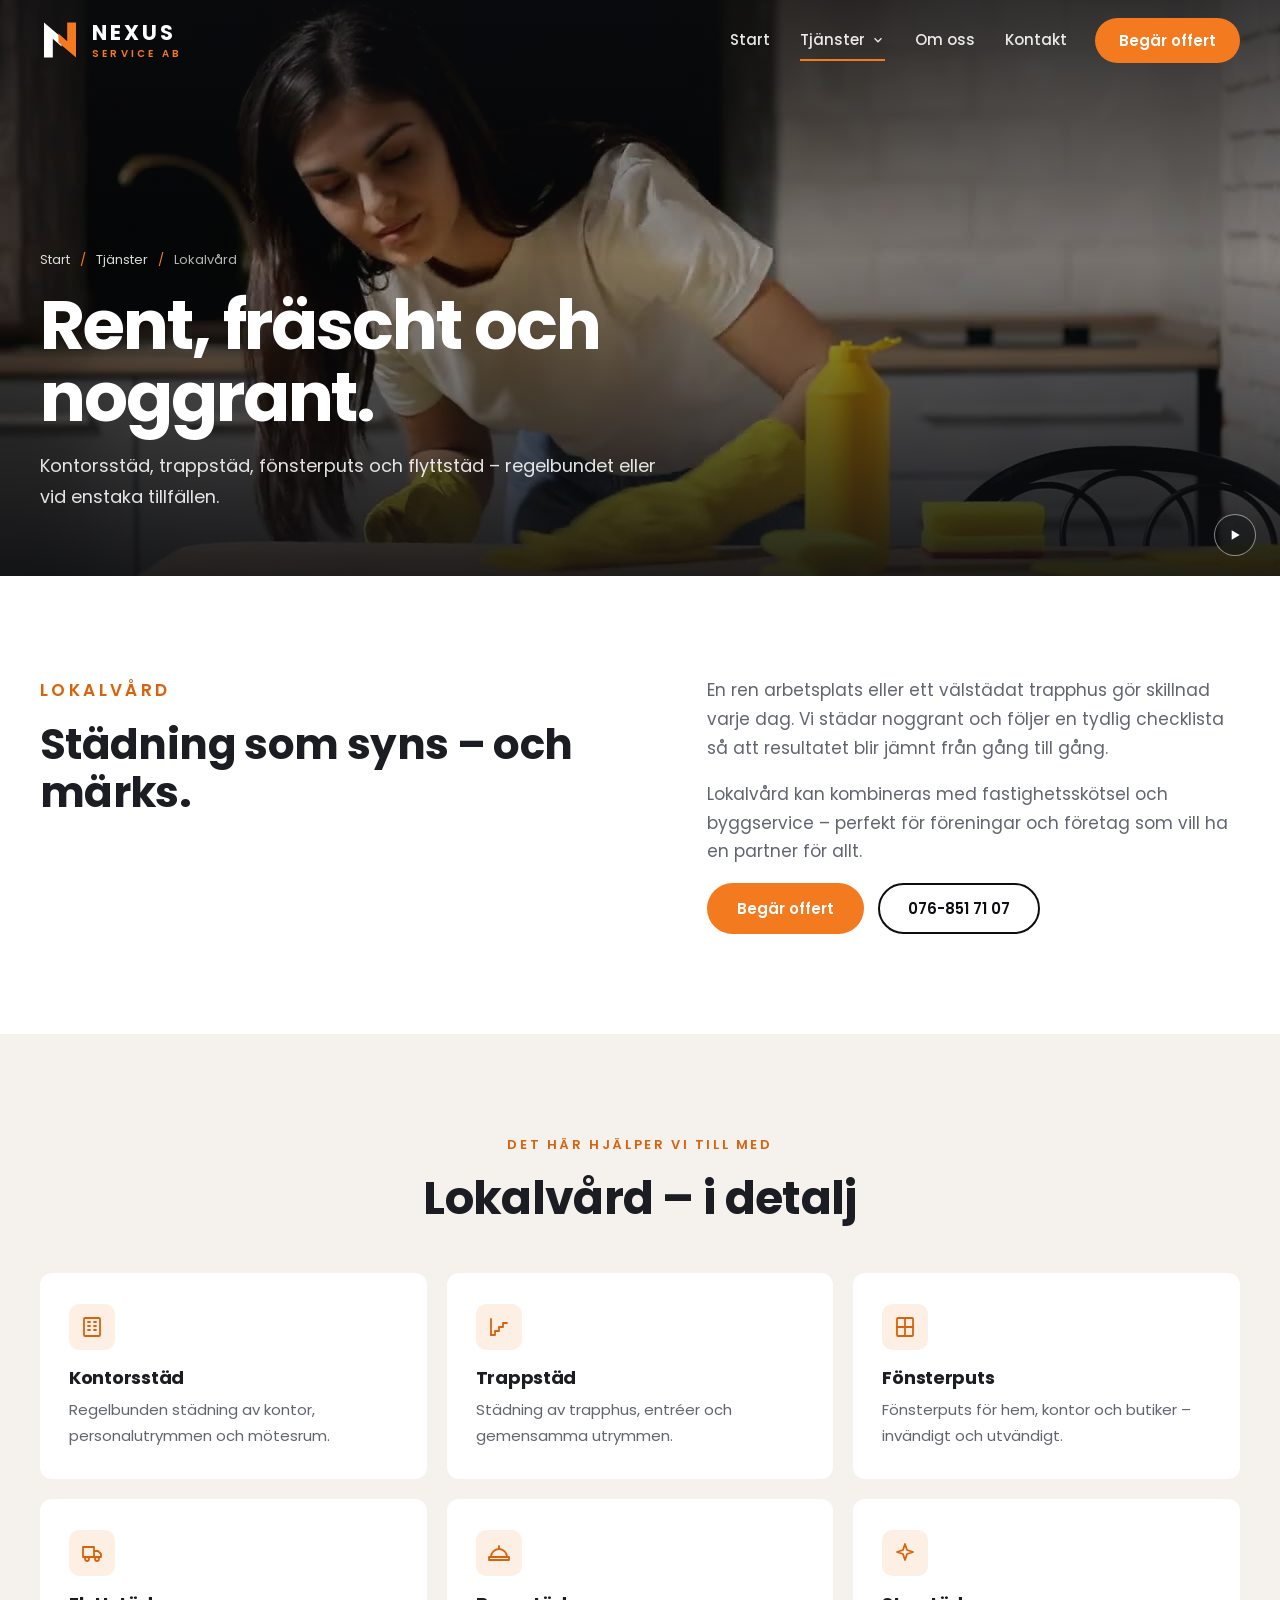
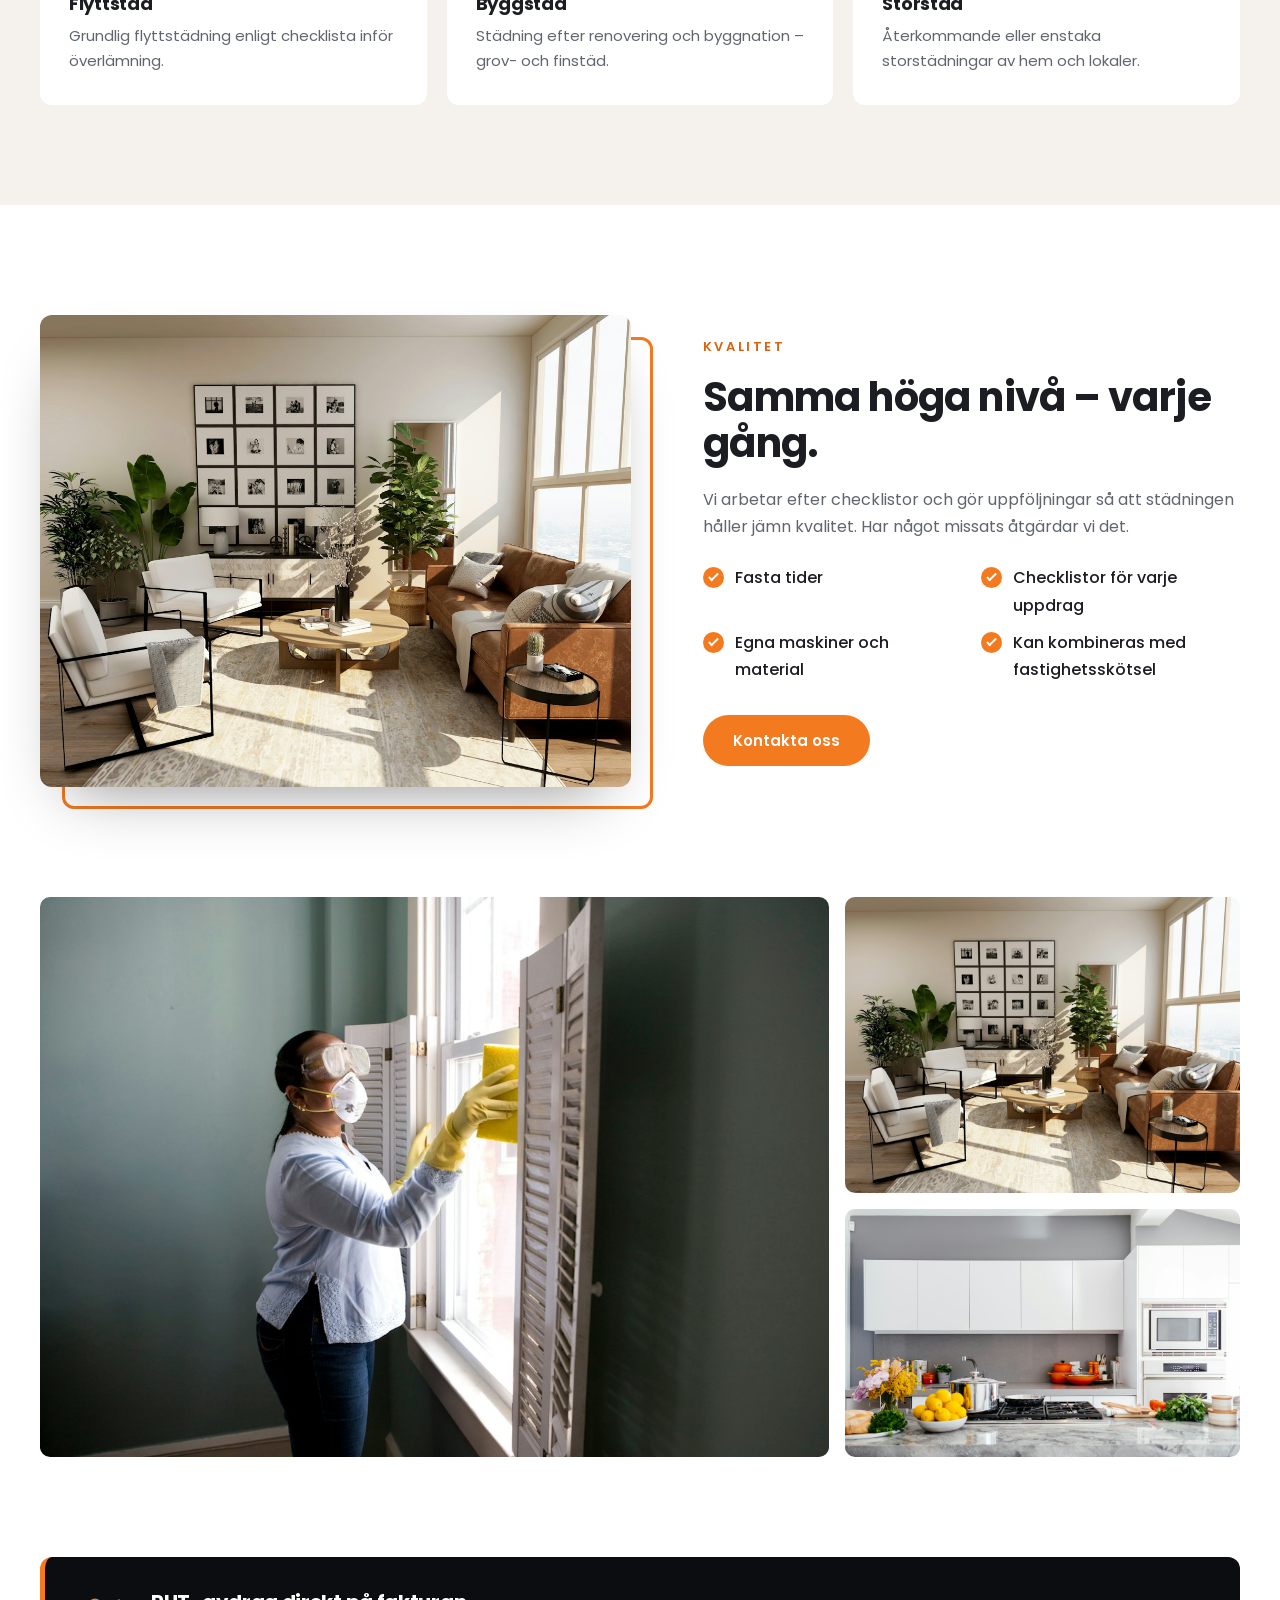
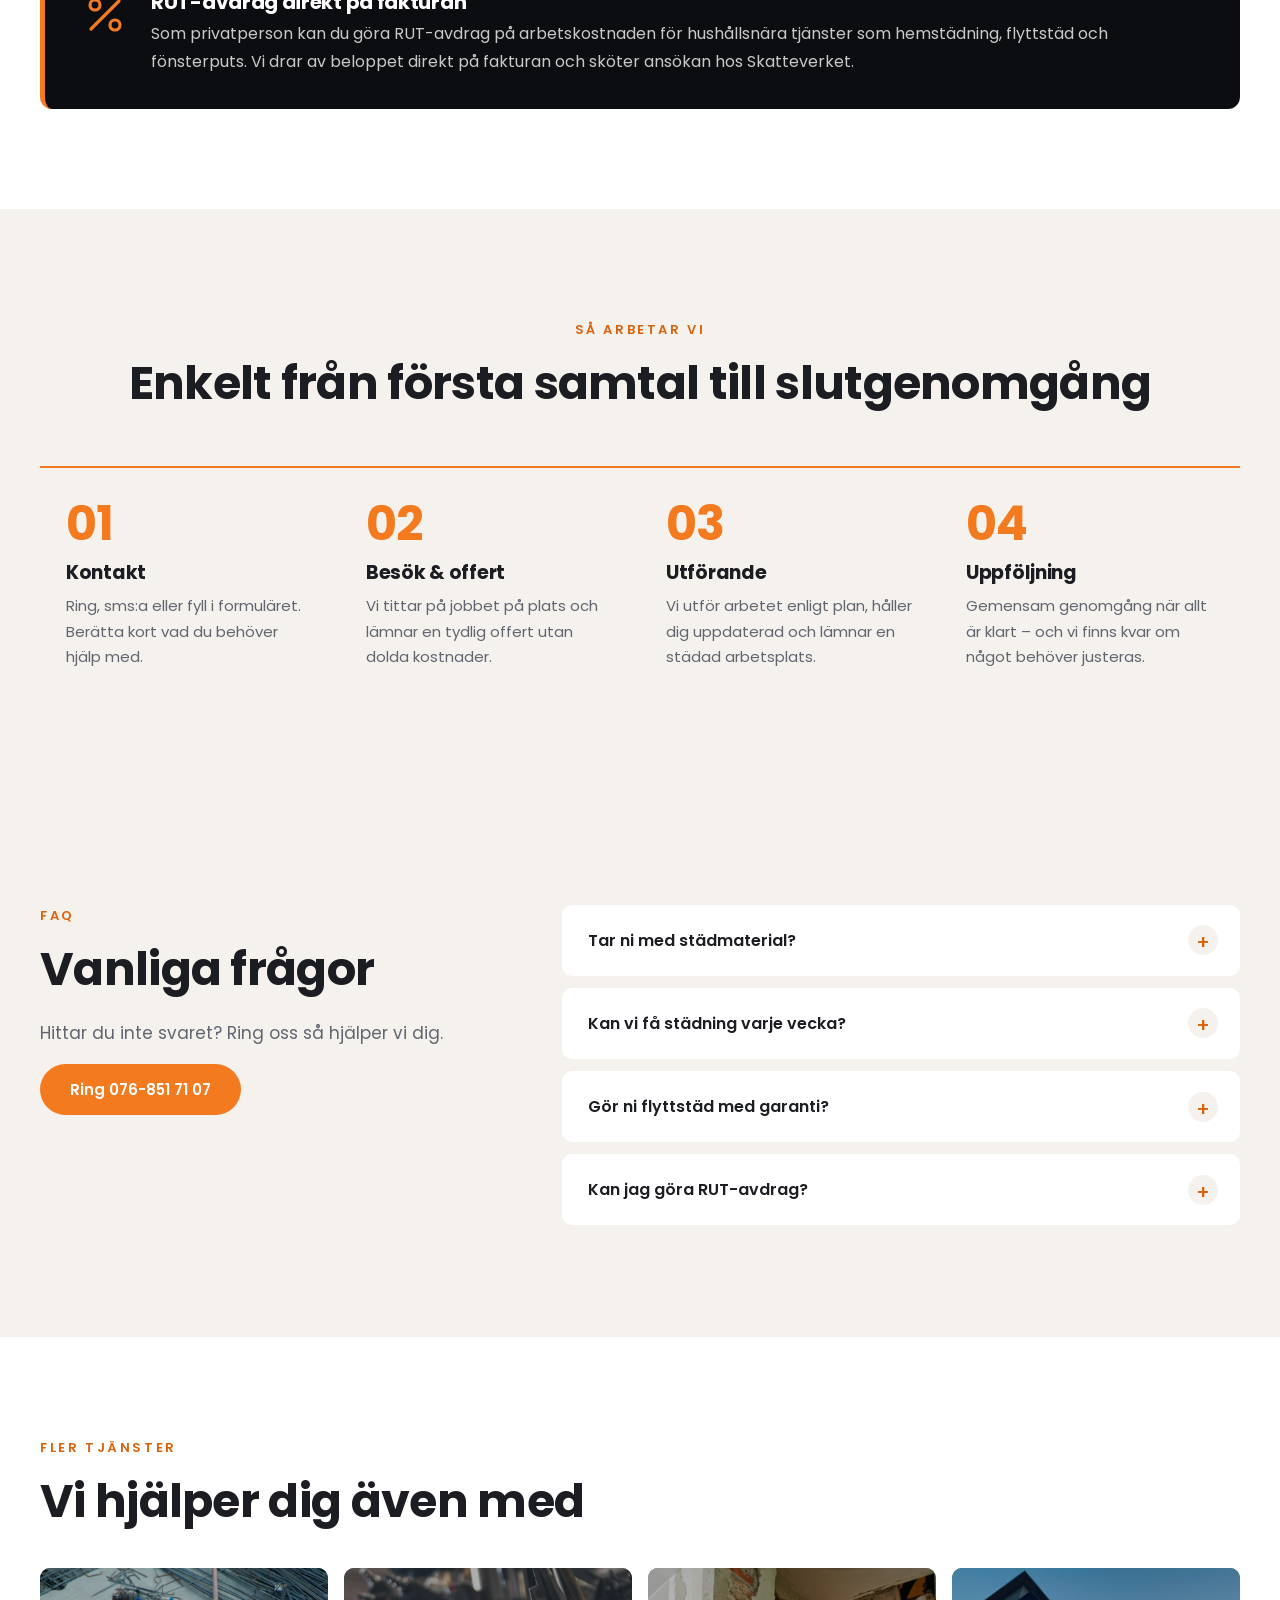
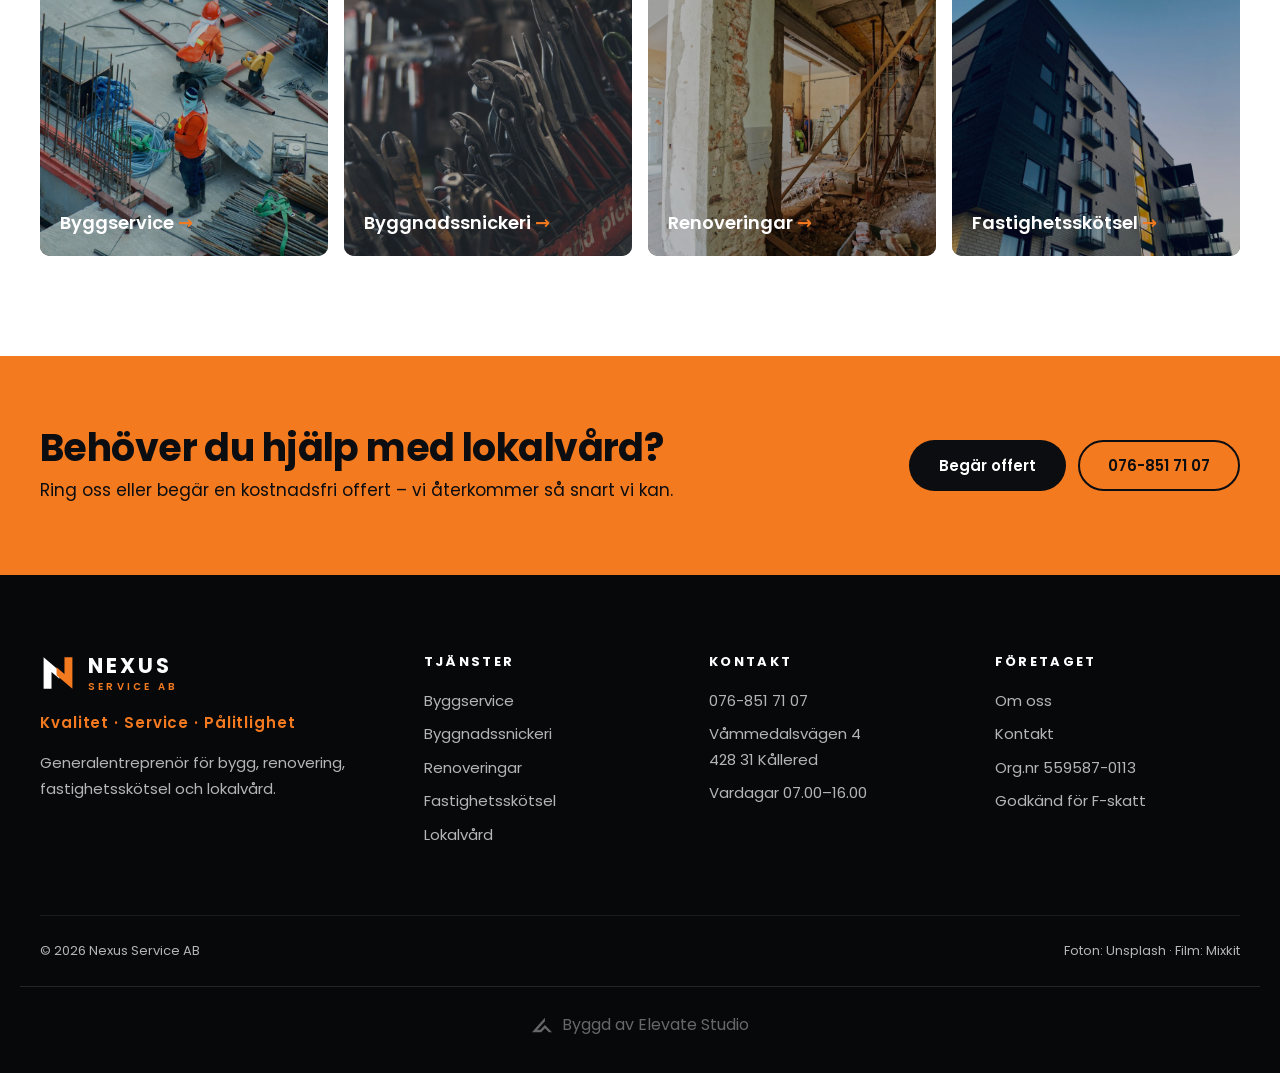
<file: lokalvard.html>
<!doctype html>
<html lang="sv">
<head>
  <meta charset="utf-8">
  <meta name="viewport" content="width=device-width, initial-scale=1">
  <title>Lokalvård – Nexus Service AB</title>
  <meta name="description" content="Kontorsstäd, trappstäd, fönsterputs och flyttstäd – regelbundet eller vid enstaka tillfällen. Ring Nexus Service AB på 076-851 71 07.">
  <meta name="theme-color" content="#0c0d10">
  <meta property="og:title" content="Lokalvård – Nexus Service AB">
  <meta property="og:description" content="Kontorsstäd, trappstäd, fönsterputs och flyttstäd – regelbundet eller vid enstaka tillfällen. Ring Nexus Service AB på 076-851 71 07.">
  <meta property="og:image" content="assets/video/lokalvard.jpg">
  <meta property="og:locale" content="sv_SE">
  <link rel="icon" href="assets/img/mark.svg" type="image/svg+xml">
  <link rel="preconnect" href="https://fonts.googleapis.com">
  <link rel="preconnect" href="https://fonts.gstatic.com" crossorigin>
  <link href="https://fonts.googleapis.com/css2?family=Poppins:wght@400;500;600;700&display=swap" rel="stylesheet">
  <link rel="stylesheet" href="assets/css/style.css">
</head>
<body>

<a class="skip" href="#main">Hoppa till innehåll</a>

<header class="site-header" id="top">
  <div class="navbar">
    <div class="wrap header-inner">
      <a class="brand" href="index.html" aria-label="Nexus Service AB – till startsidan">
        <img src="assets/img/mark.svg" alt="" width="40" height="40">
        <span class="brand-text"><strong>NEXUS</strong><small>Service AB</small></span>
      </a>
      <nav class="nav" aria-label="Huvudmeny">
        <a href="index.html">Start</a>
        <div class="nav-drop">
          <a href="tjanster.html" aria-current="page">Tjänster <svg viewBox="0 0 24 24" width="14" height="14" fill="none" stroke="currentColor" stroke-width="2.2"><path d="M6 9l6 6 6-6"/></svg></a>
          <div class="dropdown"><a href="byggservice.html"><strong>Byggservice</strong><small>Om- och tillbyggnader, reparationer</small></a><a href="snickeri.html"><strong>Byggnadssnickeri</strong><small>Dörrar, fönster, golv & inredning</small></a><a href="renoveringar.html"><strong>Renoveringar</strong><small>Kök, ytskikt, måleri & totalrenovering</small></a><a href="fastighetsskotsel.html"><strong>Fastighetsskötsel</strong><small>Tillsyn, underhåll & utemiljö</small></a><a href="lokalvard.html"><strong>Lokalvård</strong><small>Städ, fönsterputs & flyttstäd</small></a></div>
        </div>
        <a href="om-oss.html">Om oss</a>
        <a href="kontakt.html">Kontakt</a>
      </nav>
      <a class="btn btn-solid header-cta" href="kontakt.html#offert">Begär offert</a>
      <button class="burger" aria-label="Öppna meny" aria-expanded="false" aria-controls="mobile-nav"><span></span><span></span></button>
    </div>
    <nav class="mobile-nav" id="mobile-nav" aria-label="Mobilmeny">
      <a href="index.html">Start</a>
      <a href="tjanster.html">Tjänster</a>
      <a class="sub" href="byggservice.html">Byggservice</a><a class="sub" href="snickeri.html">Byggnadssnickeri</a><a class="sub" href="renoveringar.html">Renoveringar</a><a class="sub" href="fastighetsskotsel.html">Fastighetsskötsel</a><a class="sub" href="lokalvard.html">Lokalvård</a>
      <a href="om-oss.html">Om oss</a>
      <a href="kontakt.html">Kontakt</a>
      <a class="btn btn-solid" href="tel:+46768517107">Ring 076-851 71 07</a>
    </nav>
  </div>
</header>

<main id="main">

<section class="page-hero">
  <video class="page-hero-video" id="page-video" autoplay muted loop playsinline preload="metadata" poster="assets/video/lokalvard.jpg" aria-hidden="true"><source src="assets/video/lokalvard.mp4" type="video/mp4"></video>
  <button class="video-toggle" type="button" data-video-toggle aria-controls="page-video" aria-label="Pausa bakgrundsvideo"><svg class="i-pause" viewBox="0 0 24 24" width="16" height="16" fill="currentColor"><rect x="6" y="5" width="4" height="14"/><rect x="14" y="5" width="4" height="14"/></svg><svg class="i-play" viewBox="0 0 24 24" width="16" height="16" fill="currentColor"><path d="M7 5l12 7-12 7z"/></svg></button>
  <div class="page-hero-inner wrap">
    <nav class="crumbs" aria-label="Brödsmulor"><a href="index.html">Start</a><span aria-hidden="true">/</span><a href="tjanster.html">Tjänster</a><span aria-hidden="true">/</span><span>Lokalvård</span></nav>
    <h1>Rent, fräscht och noggrant.</h1>
    <p class="lead">Kontorsstäd, trappstäd, fönsterputs och flyttstäd – regelbundet eller vid enstaka tillfällen.</p>
  </div>
</section>

<section class="intro">
  <div class="wrap intro-grid">
    <div class="reveal">
      <p class="eyebrow dark">Lokalvård</p>
      <h2>Städning som syns – och märks.</h2>
    </div>
    <div class="reveal">
      <p>En ren arbetsplats eller ett välstädat trapphus gör skillnad varje dag. Vi städar noggrant och följer en tydlig checklista så att resultatet blir jämnt från gång till gång.</p><p>Lokalvård kan kombineras med fastighetsskötsel och byggservice – perfekt för föreningar och företag som vill ha en partner för allt.</p>
      <div class="hero-cta"><a class="btn btn-solid" href="kontakt.html?tjanst=Lokalvård#offert">Begär offert</a><a class="btn btn-outline" href="tel:+46768517107">076-851 71 07</a></div>
    </div>
  </div>
</section>

<section class="cards-section sand">
  <div class="wrap">
    <div class="center">
      <p class="eyebrow dark reveal">Det här hjälper vi till med</p>
      <h2 class="section-title reveal">Lokalvård – i detalj</h2>
    </div>
    <div class="cards"><article class="card reveal"><div class="card-icon"><svg viewBox="0 0 24 24" width="24" height="24" fill="none" stroke="currentColor" stroke-width="1.8" stroke-linecap="round" stroke-linejoin="round" aria-hidden="true"><rect x="4" y="3" width="16" height="18" rx="1"/><path d="M8 7h2M14 7h2M8 11h2M14 11h2M8 15h2M14 15h2"/></svg></div><h3>Kontorsstäd</h3><p>Regelbunden städning av kontor, personalutrymmen och mötesrum.</p></article><article class="card reveal"><div class="card-icon"><svg viewBox="0 0 24 24" width="24" height="24" fill="none" stroke="currentColor" stroke-width="1.8" stroke-linecap="round" stroke-linejoin="round" aria-hidden="true"><path d="M4 20h4v-4h4v-4h4V8h4"/><path d="M4 4v16"/></svg></div><h3>Trappstäd</h3><p>Städning av trapphus, entréer och gemensamma utrymmen.</p></article><article class="card reveal"><div class="card-icon"><svg viewBox="0 0 24 24" width="24" height="24" fill="none" stroke="currentColor" stroke-width="1.8" stroke-linecap="round" stroke-linejoin="round" aria-hidden="true"><rect x="4" y="3" width="16" height="18" rx="1"/><path d="M12 3v18M4 12h16"/></svg></div><h3>Fönsterputs</h3><p>Fönsterputs för hem, kontor och butiker – invändigt och utvändigt.</p></article><article class="card reveal"><div class="card-icon"><svg viewBox="0 0 24 24" width="24" height="24" fill="none" stroke="currentColor" stroke-width="1.8" stroke-linecap="round" stroke-linejoin="round" aria-hidden="true"><path d="M3 6h11v10H3zM14 10h4l3 3v3h-7"/><circle cx="7" cy="18" r="2"/><circle cx="17" cy="18" r="2"/></svg></div><h3>Flyttstäd</h3><p>Grundlig flyttstädning enligt checklista inför överlämning.</p></article><article class="card reveal"><div class="card-icon"><svg viewBox="0 0 24 24" width="24" height="24" fill="none" stroke="currentColor" stroke-width="1.8" stroke-linecap="round" stroke-linejoin="round" aria-hidden="true"><path d="M4 16a8 8 0 0116 0M2 16h20v3H2zM12 8V5"/></svg></div><h3>Byggstäd</h3><p>Städning efter renovering och byggnation – grov- och finstäd.</p></article><article class="card reveal"><div class="card-icon"><svg viewBox="0 0 24 24" width="24" height="24" fill="none" stroke="currentColor" stroke-width="1.8" stroke-linecap="round" stroke-linejoin="round" aria-hidden="true"><path d="M12 3l2 6 6 2-6 2-2 6-2-6-6-2 6-2z"/></svg></div><h3>Storstäd</h3><p>Återkommande eller enstaka storstädningar av hem och lokaler.</p></article></div>
  </div>
</section>

<section class="features">
  <div class="wrap">
    <article class="feature reveal">
      <div class="feature-media"><img src="assets/img/vardagsrum2.jpg" alt="" loading="lazy"></div>
      <div class="feature-body">
        <p class="eyebrow dark">Kvalitet</p>
        <h2>Samma höga nivå – varje gång.</h2>
        <p>Vi arbetar efter checklistor och gör uppföljningar så att städningen håller jämn kvalitet. Har något missats åtgärdar vi det.</p>
        <ul class="checks"><li>Fasta tider</li><li>Checklistor för varje uppdrag</li><li>Egna maskiner och material</li><li>Kan kombineras med fastighetsskötsel</li></ul>
        <a class="btn btn-solid" href="kontakt.html?tjanst=Lokalvård#offert">Kontakta oss</a>
      </div>
    </article>
  </div>
</section>

<section class="notice-wrap">
  <div class="wrap"><div class="gallery reveal"><img src="assets/img/lokalvard.jpg" alt="" loading="lazy"><img src="assets/img/vardagsrum2.jpg" alt="" loading="lazy"><img src="assets/img/kok2.jpg" alt="" loading="lazy"></div></div>
</section>

<section class="notice-wrap"><div class="wrap"><div class="notice reveal">
      <div class="notice-icon"><svg viewBox="0 0 24 24" width="48" height="48" fill="none" stroke="currentColor" stroke-width="1.6" stroke-linecap="round" stroke-linejoin="round" aria-hidden="true"><path d="M19 5L5 19"/><circle cx="7" cy="7" r="2.5"/><circle cx="17" cy="17" r="2.5"/></svg></div>
      <div><h3>RUT-avdrag direkt på fakturan</h3><p>Som privatperson kan du göra RUT-avdrag på arbetskostnaden för hushållsnära tjänster som hemstädning, flyttstäd och fönsterputs. Vi drar av beloppet direkt på fakturan och sköter ansökan hos Skatteverket.</p></div>
    </div></div></section>

<section class="process sand" id="process">
  <div class="wrap">
    <p class="eyebrow dark center reveal">Så arbetar vi</p>
    <h2 class="section-title center reveal">Enkelt från första samtal till slutgenomgång</h2>
    <ol class="steps">
      <li class="reveal"><span class="num">01</span><h3>Kontakt</h3><p>Ring, sms:a eller fyll i formuläret. Berätta kort vad du behöver hjälp med.</p></li>
      <li class="reveal"><span class="num">02</span><h3>Besök & offert</h3><p>Vi tittar på jobbet på plats och lämnar en tydlig offert utan dolda kostnader.</p></li>
      <li class="reveal"><span class="num">03</span><h3>Utförande</h3><p>Vi utför arbetet enligt plan, håller dig uppdaterad och lämnar en städad arbetsplats.</p></li>
      <li class="reveal"><span class="num">04</span><h3>Uppföljning</h3><p>Gemensam genomgång när allt är klart – och vi finns kvar om något behöver justeras.</p></li>
    </ol>
  </div>
</section>

<section class="faq">
  <div class="wrap faq-grid">
    <div class="reveal">
      <p class="eyebrow dark">FAQ</p>
      <h2 class="section-title">Vanliga frågor</h2>
      <p class="section-lead">Hittar du inte svaret? Ring oss så hjälper vi dig.</p>
      <a class="btn btn-solid" href="tel:+46768517107">Ring 076-851 71 07</a>
    </div>
    <div class="faq-list reveal"><details><summary>Tar ni med städmaterial?</summary><p>Ja, vi tar med det material och de maskiner som behövs för uppdraget.</p></details><details><summary>Kan vi få städning varje vecka?</summary><p>Ja, vi lägger upp ett schema som passar er – varje vecka, varannan vecka eller en gång i månaden.</p></details><details><summary>Gör ni flyttstäd med garanti?</summary><p>Vi städar enligt checklista och åtgärdar eventuella anmärkningar vid besiktningen.</p></details><details><summary>Kan jag göra RUT-avdrag?</summary><p>Som privatperson kan du göra RUT-avdrag på arbetskostnaden för exempelvis hemstädning, flyttstäd och fönsterputs i hemmet.</p></details></div>
  </div>
</section>

<section class="others">
  <div class="wrap">
    <p class="eyebrow dark reveal">Fler tjänster</p>
    <h2 class="section-title reveal">Vi hjälper dig även med</h2>
    <div class="others-grid reveal"><a href="byggservice.html"><img src="assets/img/byggservice.jpg" alt="" loading="lazy"><span>Byggservice</span></a><a href="snickeri.html"><img src="assets/img/snickeri.jpg" alt="" loading="lazy"><span>Byggnadssnickeri</span></a><a href="renoveringar.html"><img src="assets/img/renovering.jpg" alt="" loading="lazy"><span>Renoveringar</span></a><a href="fastighetsskotsel.html"><img src="assets/img/fastighet.jpg" alt="" loading="lazy"><span>Fastighetsskötsel</span></a></div>
  </div>
</section>

<section class="cta-band">
  <div class="wrap">
    <div class="reveal">
      <h2>Behöver du hjälp med lokalvård?</h2>
      <p>Ring oss eller begär en kostnadsfri offert – vi återkommer så snart vi kan.</p>
    </div>
    <div class="actions reveal">
      <a class="btn btn-dark" href="kontakt.html?tjanst=Lokalvård#offert">Begär offert</a>
      <a class="btn btn-outline" href="tel:+46768517107">076-851 71 07</a>
    </div>
  </div>
</section>

</main>

<footer class="site-footer">
  <div class="wrap footer-grid">
    <div>
      <a class="brand" href="index.html"><img src="assets/img/mark.svg" alt="" width="36" height="36"><span class="brand-text"><strong>NEXUS</strong><small>Service AB</small></span></a>
      <p class="footer-motto">Kvalitet · Service · Pålitlighet</p>
      <p>Generalentreprenör för bygg, renovering, fastighetsskötsel och lokalvård.</p>
    </div>
    <div>
      <h4>Tjänster</h4>
      <a href="byggservice.html">Byggservice</a><a href="snickeri.html">Byggnadssnickeri</a><a href="renoveringar.html">Renoveringar</a><a href="fastighetsskotsel.html">Fastighetsskötsel</a><a href="lokalvard.html">Lokalvård</a>
    </div>
    <div>
      <h4>Kontakt</h4>
      <a href="tel:+46768517107">076-851 71 07</a>
      <span>Våmmedalsvägen 4<br>428 31 Kållered</span>
      <span>Vardagar 07.00–16.00</span>
    </div>
    <div>
      <h4>Företaget</h4>
      <a href="om-oss.html">Om oss</a>
      <a href="kontakt.html">Kontakt</a>
      <span>Org.nr 559587-0113</span>
      <span>Godkänd för F-skatt</span>
    </div>
  </div>
  <div class="wrap footer-bottom">
    <span>© <span data-year>2026</span> Nexus Service AB</span>
    <span>Foton: Unsplash · Film: Mixkit</span>
  </div>
<!-- elevate-credit -->
<style>.elevate-credit{max-width:1240px;margin:24px auto 0;padding:20px 16px 0;border-top:1px solid rgba(128,128,128,.25);display:flex;justify-content:center;box-sizing:border-box}.elevate-credit a{display:inline-flex;align-items:center;gap:10px;padding:8px 0;font:inherit;font-size:15px;line-height:1;color:inherit;opacity:.55;text-decoration:none;transition:opacity .2s}.elevate-credit a:hover,.elevate-credit a:focus-visible{opacity:1}.elevate-credit svg{width:20px;height:20px;flex:none;display:block}@media(min-width:1024px){.elevate-credit a{font-size:16px}}</style>
<div class="elevate-credit"><a href="https://elevatestudio.nu" target="_blank" rel="noopener"><svg viewBox="0 0 1884.3 1353.9" aria-hidden="true"><path d="M0.0 1353.9 L1218.7 0.0 L1218.7 329.1 L479.7 1136.4 L786.7 1132.4 L1215.5 687.4 L1884.3 1349.9 L1590.1 1349.9 L1218.6 994.7 L865.4 1349.9Z" fill="currentColor"/></svg>Byggd av Elevate Studio</a></div>
</footer>

<script src="assets/js/main.js" defer></script>
</body>
</html>
</file>
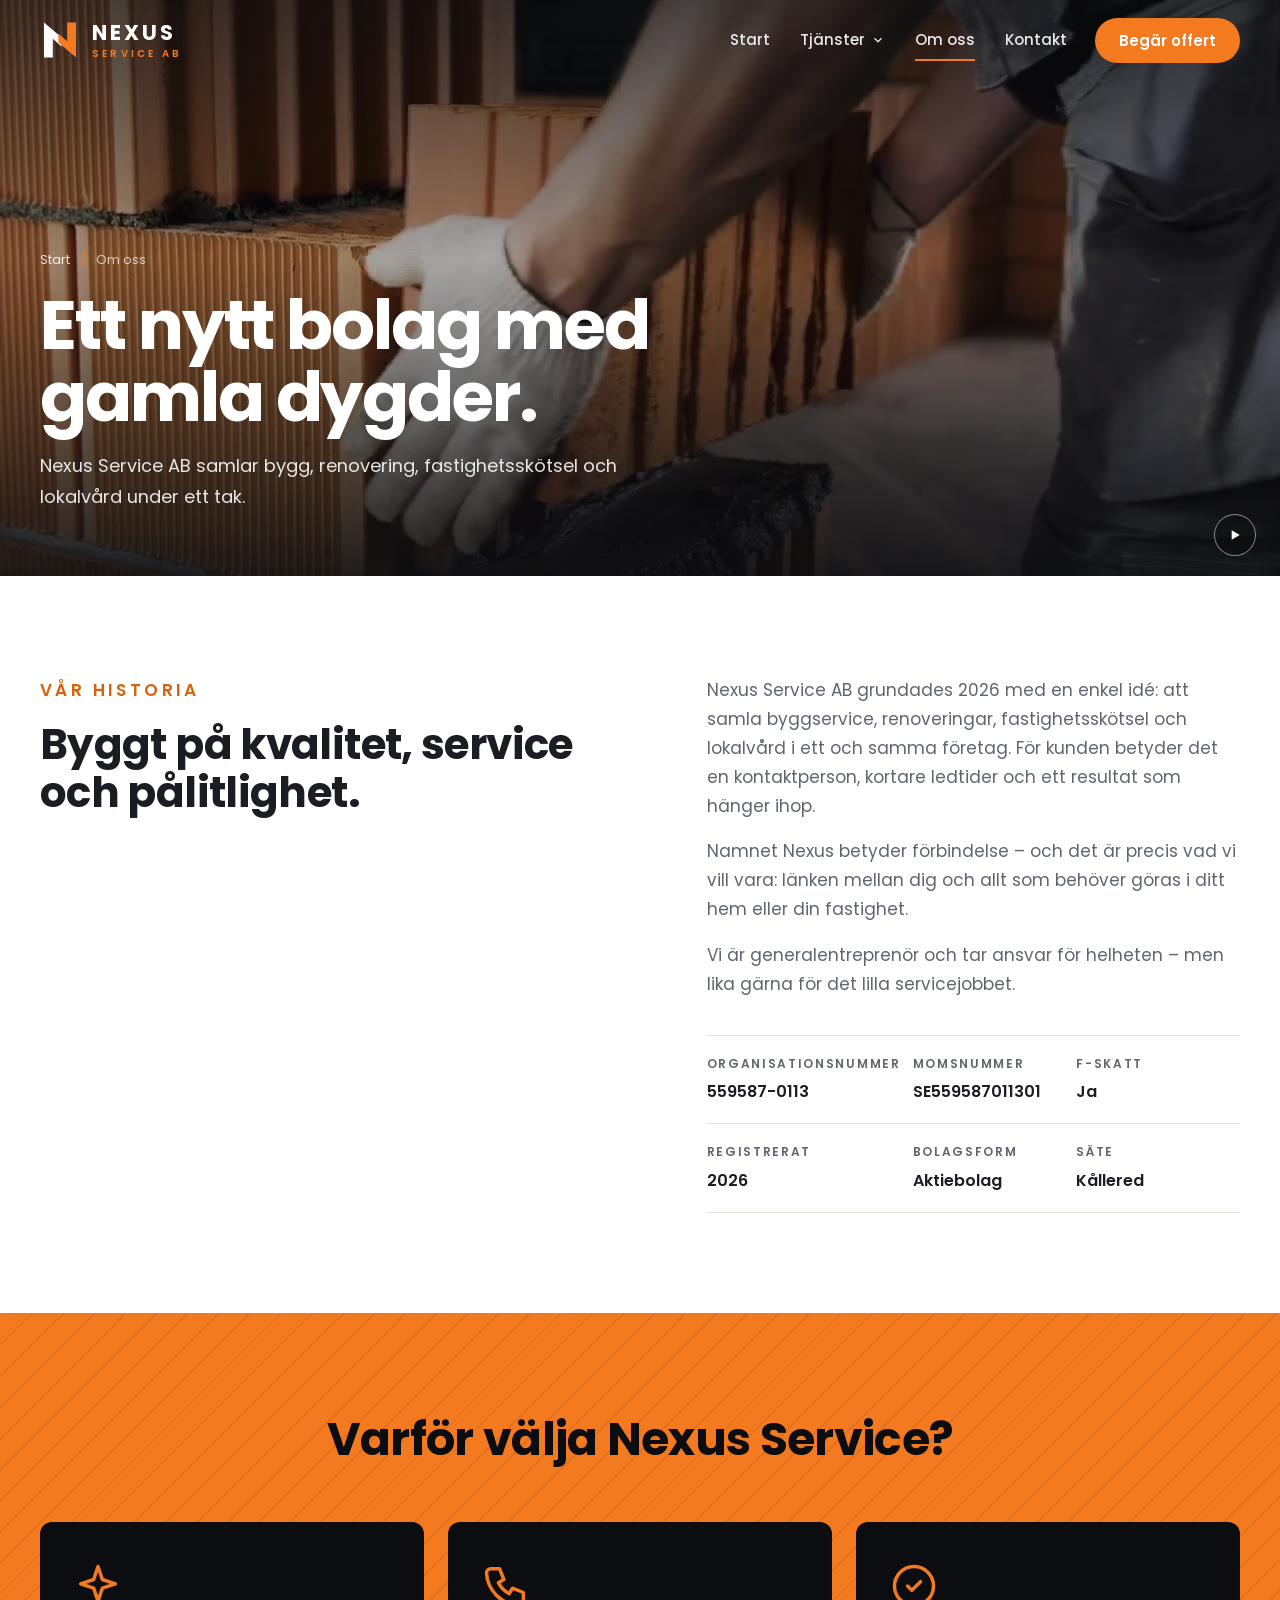
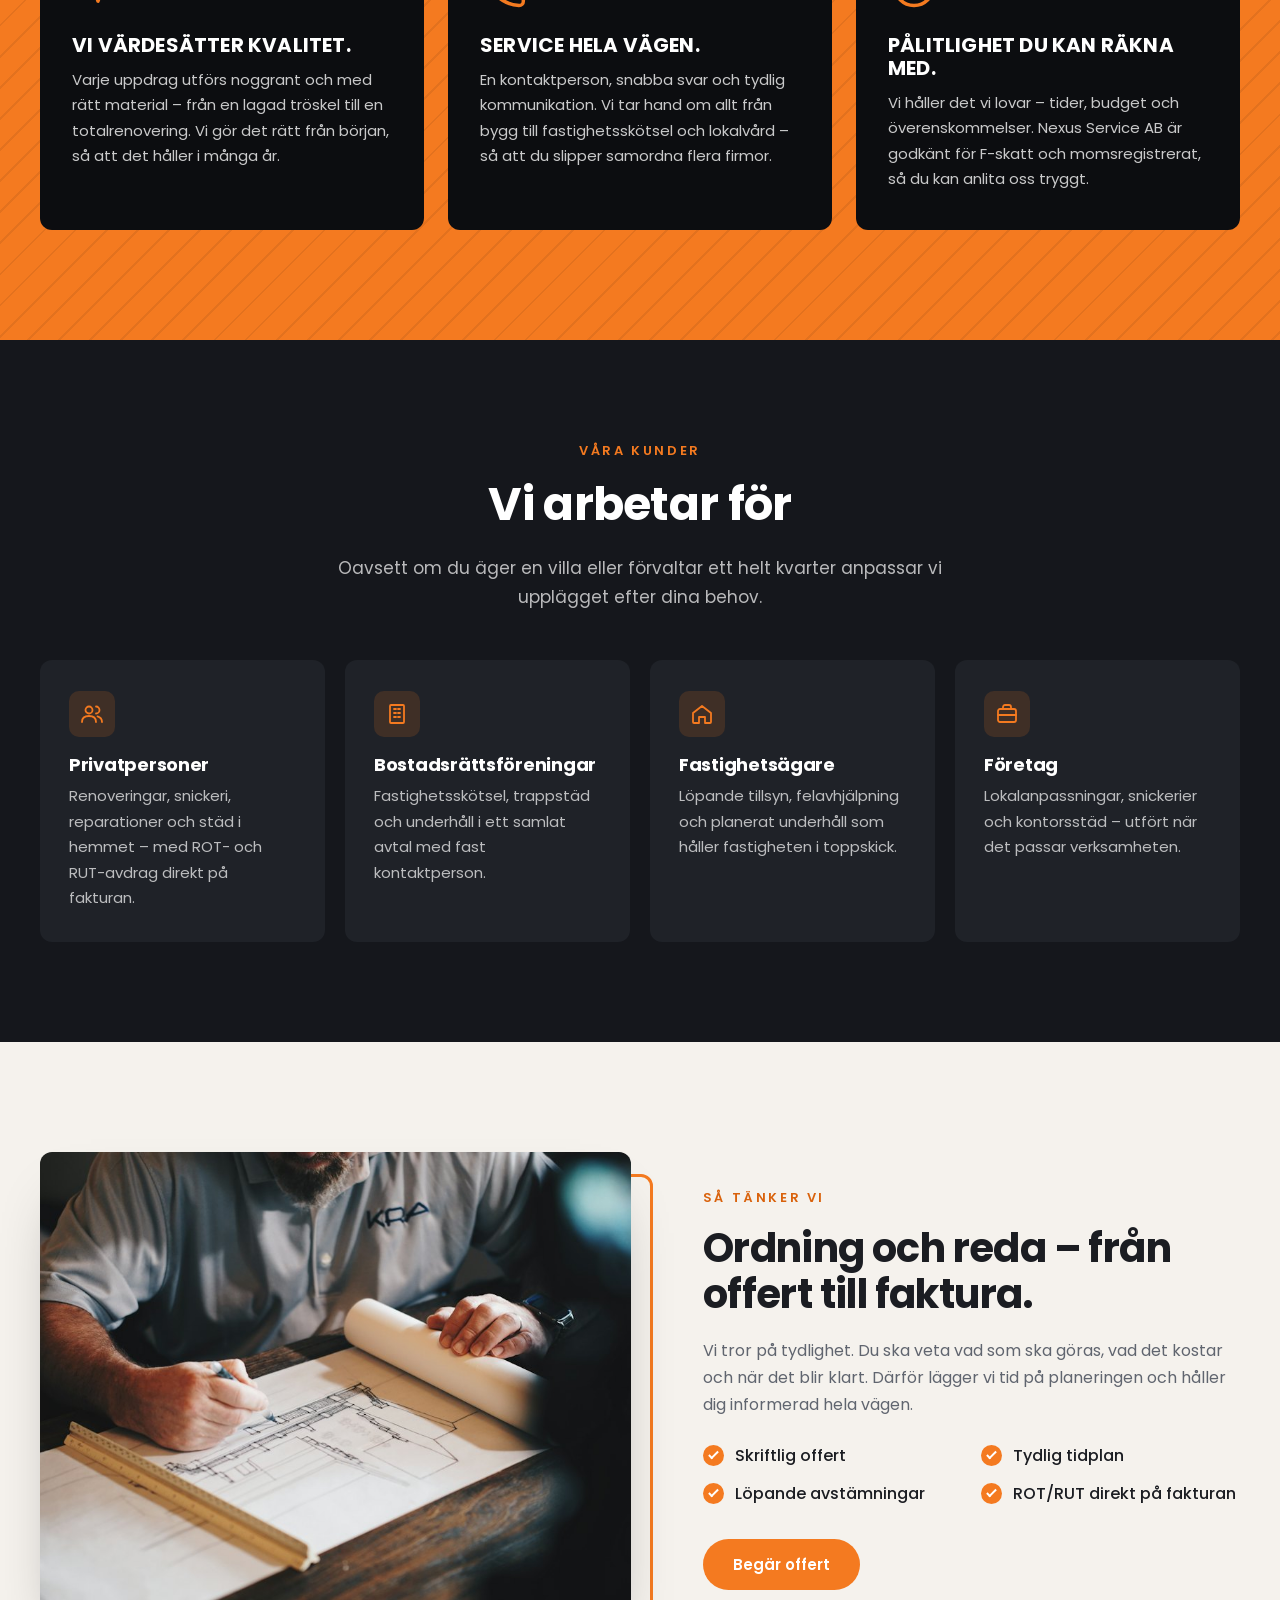
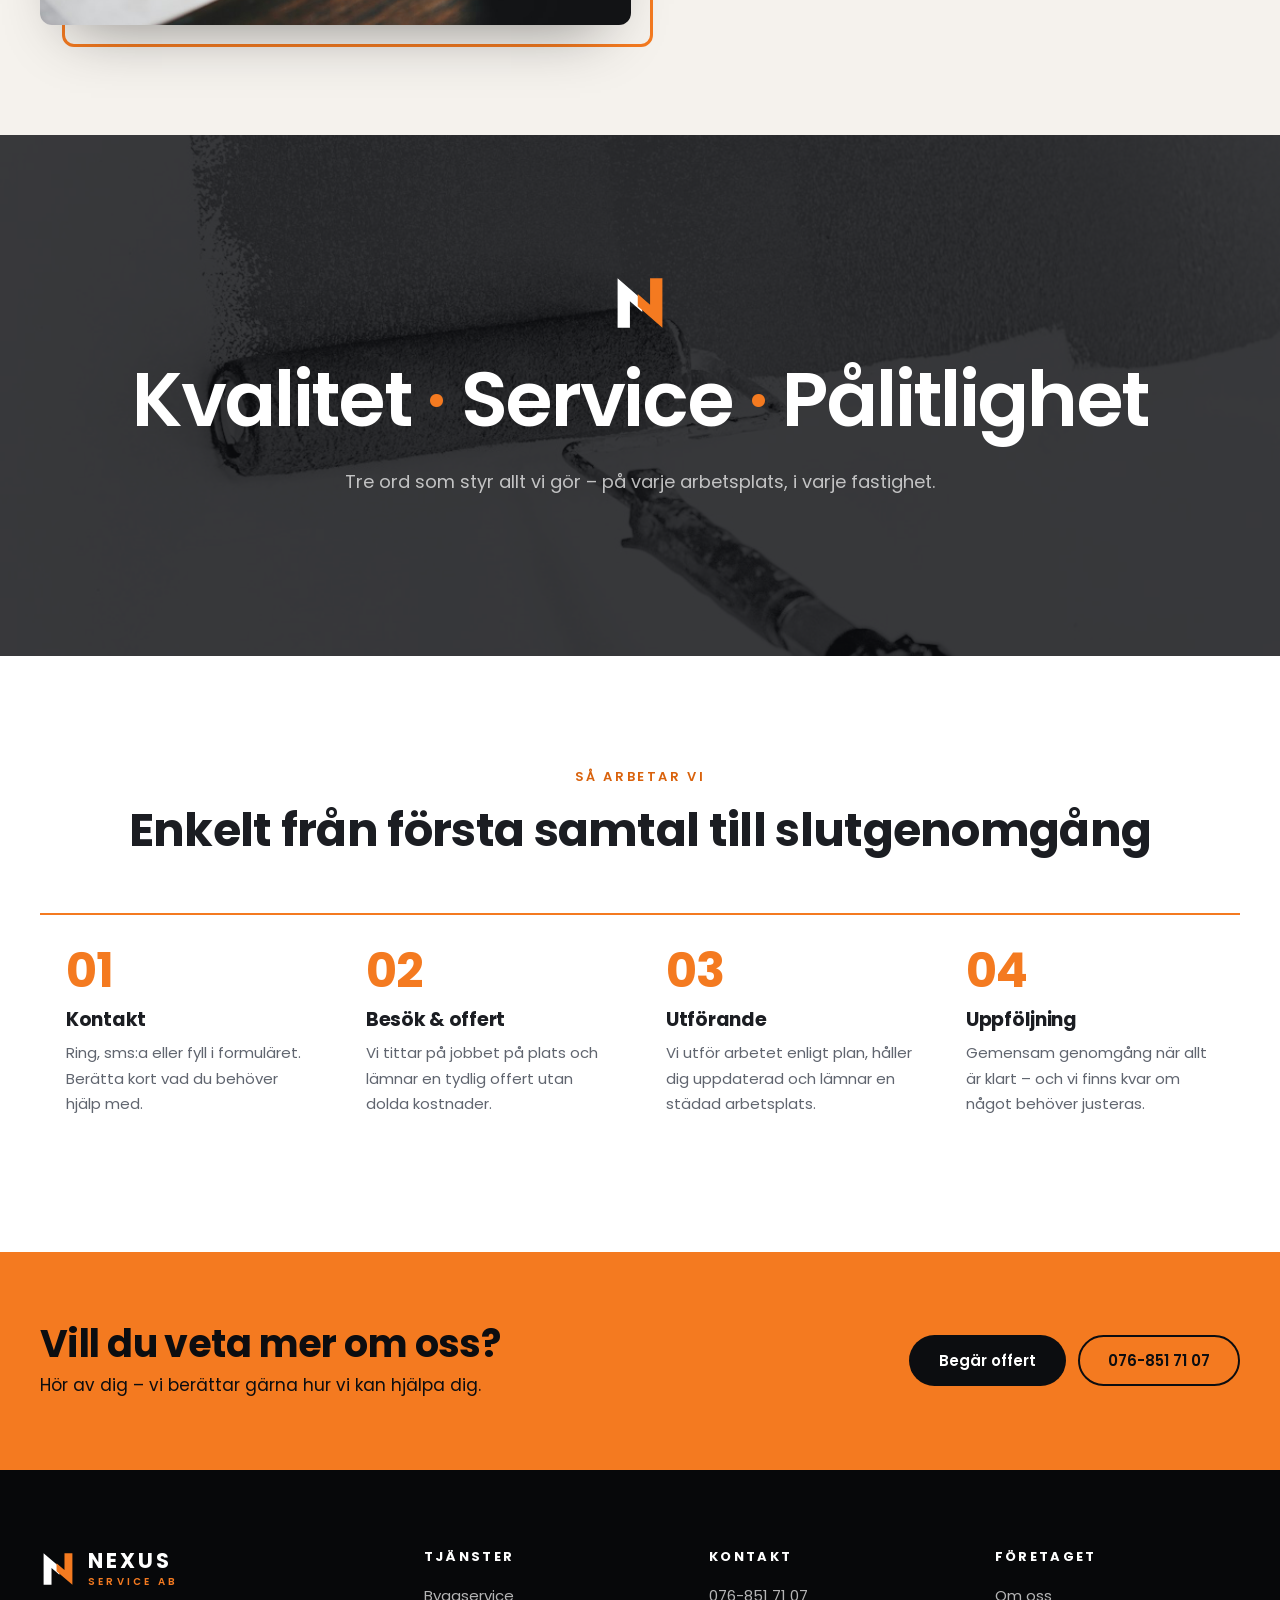
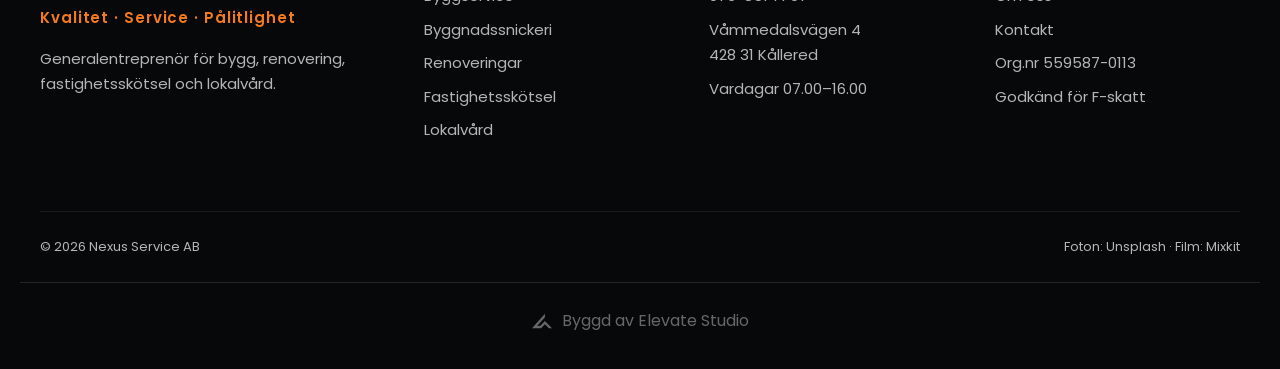
<file: om-oss.html>
<!doctype html>
<html lang="sv">
<head>
  <meta charset="utf-8">
  <meta name="viewport" content="width=device-width, initial-scale=1">
  <title>Om oss – Nexus Service AB</title>
  <meta name="description" content="Nexus Service AB samlar bygg, renovering, fastighetsskötsel och lokalvård under ett tak. Kvalitet, service och pålitlighet.">
  <meta name="theme-color" content="#0c0d10">
  <meta property="og:title" content="Om oss – Nexus Service AB">
  <meta property="og:description" content="Nexus Service AB samlar bygg, renovering, fastighetsskötsel och lokalvård under ett tak. Kvalitet, service och pålitlighet.">
  <meta property="og:image" content="assets/video/om-oss.jpg">
  <meta property="og:locale" content="sv_SE">
  <link rel="icon" href="assets/img/mark.svg" type="image/svg+xml">
  <link rel="preconnect" href="https://fonts.googleapis.com">
  <link rel="preconnect" href="https://fonts.gstatic.com" crossorigin>
  <link href="https://fonts.googleapis.com/css2?family=Poppins:wght@400;500;600;700&display=swap" rel="stylesheet">
  <link rel="stylesheet" href="assets/css/style.css">
</head>
<body>

<a class="skip" href="#main">Hoppa till innehåll</a>

<header class="site-header" id="top">
  <div class="navbar">
    <div class="wrap header-inner">
      <a class="brand" href="index.html" aria-label="Nexus Service AB – till startsidan">
        <img src="assets/img/mark.svg" alt="" width="40" height="40">
        <span class="brand-text"><strong>NEXUS</strong><small>Service AB</small></span>
      </a>
      <nav class="nav" aria-label="Huvudmeny">
        <a href="index.html">Start</a>
        <div class="nav-drop">
          <a href="tjanster.html">Tjänster <svg viewBox="0 0 24 24" width="14" height="14" fill="none" stroke="currentColor" stroke-width="2.2"><path d="M6 9l6 6 6-6"/></svg></a>
          <div class="dropdown"><a href="byggservice.html"><strong>Byggservice</strong><small>Om- och tillbyggnader, reparationer</small></a><a href="snickeri.html"><strong>Byggnadssnickeri</strong><small>Dörrar, fönster, golv & inredning</small></a><a href="renoveringar.html"><strong>Renoveringar</strong><small>Kök, ytskikt, måleri & totalrenovering</small></a><a href="fastighetsskotsel.html"><strong>Fastighetsskötsel</strong><small>Tillsyn, underhåll & utemiljö</small></a><a href="lokalvard.html"><strong>Lokalvård</strong><small>Städ, fönsterputs & flyttstäd</small></a></div>
        </div>
        <a href="om-oss.html" aria-current="page">Om oss</a>
        <a href="kontakt.html">Kontakt</a>
      </nav>
      <a class="btn btn-solid header-cta" href="kontakt.html#offert">Begär offert</a>
      <button class="burger" aria-label="Öppna meny" aria-expanded="false" aria-controls="mobile-nav"><span></span><span></span></button>
    </div>
    <nav class="mobile-nav" id="mobile-nav" aria-label="Mobilmeny">
      <a href="index.html">Start</a>
      <a href="tjanster.html">Tjänster</a>
      <a class="sub" href="byggservice.html">Byggservice</a><a class="sub" href="snickeri.html">Byggnadssnickeri</a><a class="sub" href="renoveringar.html">Renoveringar</a><a class="sub" href="fastighetsskotsel.html">Fastighetsskötsel</a><a class="sub" href="lokalvard.html">Lokalvård</a>
      <a href="om-oss.html">Om oss</a>
      <a href="kontakt.html">Kontakt</a>
      <a class="btn btn-solid" href="tel:+46768517107">Ring 076-851 71 07</a>
    </nav>
  </div>
</header>

<main id="main">

<section class="page-hero">
  <video class="page-hero-video" id="page-video" autoplay muted loop playsinline preload="metadata" poster="assets/video/om-oss.jpg" aria-hidden="true"><source src="assets/video/om-oss.mp4" type="video/mp4"></video>
  <button class="video-toggle" type="button" data-video-toggle aria-controls="page-video" aria-label="Pausa bakgrundsvideo"><svg class="i-pause" viewBox="0 0 24 24" width="16" height="16" fill="currentColor"><rect x="6" y="5" width="4" height="14"/><rect x="14" y="5" width="4" height="14"/></svg><svg class="i-play" viewBox="0 0 24 24" width="16" height="16" fill="currentColor"><path d="M7 5l12 7-12 7z"/></svg></button>
  <div class="page-hero-inner wrap">
    <nav class="crumbs" aria-label="Brödsmulor"><a href="index.html">Start</a><span aria-hidden="true">/</span><span>Om oss</span></nav>
    <h1>Ett nytt bolag med gamla dygder.</h1>
    <p class="lead">Nexus Service AB samlar bygg, renovering, fastighetsskötsel och lokalvård under ett tak.</p>
  </div>
</section>

<section class="intro">
  <div class="wrap intro-grid">
    <div class="reveal">
      <p class="eyebrow dark">Vår historia</p>
      <h2>Byggt på kvalitet, service och pålitlighet.</h2>
    </div>
    <div class="reveal">
      <p>Nexus Service AB grundades 2026 med en enkel idé: att samla byggservice, renoveringar, fastighetsskötsel och lokalvård i ett och samma företag. För kunden betyder det en kontaktperson, kortare ledtider och ett resultat som hänger ihop.</p>
      <p>Namnet Nexus betyder förbindelse – och det är precis vad vi vill vara: länken mellan dig och allt som behöver göras i ditt hem eller din fastighet.</p>
      <p>Vi är generalentreprenör och tar ansvar för helheten – men lika gärna för det lilla servicejobbet.</p>
      <dl class="facts">
        <div><dt>Organisationsnummer</dt><dd>559587-0113</dd></div>
        <div><dt>Momsnummer</dt><dd>SE559587011301</dd></div>
        <div><dt>F-skatt</dt><dd>Ja</dd></div>
        <div><dt>Registrerat</dt><dd>2026</dd></div>
        <div><dt>Bolagsform</dt><dd>Aktiebolag</dd></div>
        <div><dt>Säte</dt><dd>Kållered</dd></div>
      </dl>
    </div>
  </div>
</section>

<section class="why" id="varfor">
  <div class="wrap">
    <h2 class="section-title center reveal">Varför välja Nexus Service?</h2>
    <div class="why-grid">
      <article class="why-card reveal">
        <div class="why-icon"><svg viewBox="0 0 24 24" width="52" height="52" fill="none" stroke="currentColor" stroke-width="1.6" stroke-linecap="round" stroke-linejoin="round" aria-hidden="true"><path d="M12 3l2 6 6 2-6 2-2 6-2-6-6-2 6-2z"/></svg></div>
        <h3>Vi värdesätter kvalitet.</h3>
        <p>Varje uppdrag utförs noggrant och med rätt material – från en lagad tröskel till en totalrenovering. Vi gör det rätt från början, så att det håller i många år.</p>
      </article>
      <article class="why-card reveal">
        <div class="why-icon"><svg viewBox="0 0 24 24" width="52" height="52" fill="none" stroke="currentColor" stroke-width="1.6" stroke-linecap="round" stroke-linejoin="round" aria-hidden="true"><path d="M5 4h4l2 5-2.5 1.5a11 11 0 005 5L15 13l5 2v4a2 2 0 01-2 2A16 16 0 013 6a2 2 0 012-2"/></svg></div>
        <h3>Service hela vägen.</h3>
        <p>En kontaktperson, snabba svar och tydlig kommunikation. Vi tar hand om allt från bygg till fastighetsskötsel och lokalvård – så att du slipper samordna flera firmor.</p>
      </article>
      <article class="why-card reveal">
        <div class="why-icon"><svg viewBox="0 0 24 24" width="52" height="52" fill="none" stroke="currentColor" stroke-width="1.6" stroke-linecap="round" stroke-linejoin="round" aria-hidden="true"><path d="M9 12l2 2 4-4"/><circle cx="12" cy="12" r="9"/></svg></div>
        <h3>Pålitlighet du kan räkna med.</h3>
        <p>Vi håller det vi lovar – tider, budget och överenskommelser. Nexus Service AB är godkänt för F-skatt och momsregistrerat, så du kan anlita oss tryggt.</p>
      </article>
    </div>
  </div>
</section>

<section class="audience">
  <div class="wrap">
    <div class="center">
      <p class="eyebrow reveal">Våra kunder</p>
      <h2 class="section-title reveal">Vi arbetar för</h2>
      <p class="section-lead reveal">Oavsett om du äger en villa eller förvaltar ett helt kvarter anpassar vi upplägget efter dina behov.</p>
    </div>
    <div class="cards four"><article class="card reveal"><div class="card-icon"><svg viewBox="0 0 24 24" width="24" height="24" fill="none" stroke="currentColor" stroke-width="1.8" stroke-linecap="round" stroke-linejoin="round" aria-hidden="true"><circle cx="9" cy="8" r="3.5"/><path d="M2 20c0-4 3-6 7-6s7 2 7 6M16 4.5a3.5 3.5 0 010 7M22 20c0-3-2-5-4.5-5.7"/></svg></div><h3>Privatpersoner</h3><p>Renoveringar, snickeri, reparationer och städ i hemmet – med ROT- och RUT-avdrag direkt på fakturan.</p></article><article class="card reveal"><div class="card-icon"><svg viewBox="0 0 24 24" width="24" height="24" fill="none" stroke="currentColor" stroke-width="1.8" stroke-linecap="round" stroke-linejoin="round" aria-hidden="true"><rect x="5" y="3" width="14" height="18" rx="1"/><path d="M9 7h2M13 7h2M9 11h2M13 11h2M9 15h2M13 15h2"/></svg></div><h3>Bostadsrättsföreningar</h3><p>Fastighetsskötsel, trappstäd och underhåll i ett samlat avtal med fast kontaktperson.</p></article><article class="card reveal"><div class="card-icon"><svg viewBox="0 0 24 24" width="24" height="24" fill="none" stroke="currentColor" stroke-width="1.8" stroke-linecap="round" stroke-linejoin="round" aria-hidden="true"><path d="M3 11l9-7 9 7v9a1 1 0 01-1 1h-5v-6h-6v6H4a1 1 0 01-1-1z"/></svg></div><h3>Fastighetsägare</h3><p>Löpande tillsyn, felavhjälpning och planerat underhåll som håller fastigheten i toppskick.</p></article><article class="card reveal"><div class="card-icon"><svg viewBox="0 0 24 24" width="24" height="24" fill="none" stroke="currentColor" stroke-width="1.8" stroke-linecap="round" stroke-linejoin="round" aria-hidden="true"><rect x="3" y="7" width="18" height="13" rx="2"/><path d="M8 7V5a2 2 0 012-2h4a2 2 0 012 2v2M3 13h18"/></svg></div><h3>Företag</h3><p>Lokalanpassningar, snickerier och kontorsstäd – utfört när det passar verksamheten.</p></article></div>
  </div>
</section>

<section class="features sand">
  <div class="wrap">
    <article class="feature reveal">
      <div class="feature-media"><img src="assets/img/ritning.jpg" alt="Planering med ritningar" loading="lazy"></div>
      <div class="feature-body">
        <p class="eyebrow dark">Så tänker vi</p>
        <h2>Ordning och reda – från offert till faktura.</h2>
        <p>Vi tror på tydlighet. Du ska veta vad som ska göras, vad det kostar och när det blir klart. Därför lägger vi tid på planeringen och håller dig informerad hela vägen.</p>
        <ul class="checks"><li>Skriftlig offert</li><li>Tydlig tidplan</li><li>Löpande avstämningar</li><li>ROT/RUT direkt på fakturan</li></ul>
        <a class="btn btn-solid" href="kontakt.html#offert">Begär offert</a>
      </div>
    </article>
  </div>
</section>

<section class="motto">
  <div class="motto-bg" style="background-image:url('assets/img/malning.jpg')" aria-hidden="true"></div>
  <div class="wrap center">
    <img class="motto-mark" src="assets/img/mark.svg" alt="" width="56" height="56">
    <blockquote class="reveal">
      <p>Kvalitet <span>·</span> Service <span>·</span> Pålitlighet</p>
    </blockquote>
    <p class="motto-sub reveal">Tre ord som styr allt vi gör – på varje arbetsplats, i varje fastighet.</p>
  </div>
</section>

<section class="process" id="process">
  <div class="wrap">
    <p class="eyebrow dark center reveal">Så arbetar vi</p>
    <h2 class="section-title center reveal">Enkelt från första samtal till slutgenomgång</h2>
    <ol class="steps">
      <li class="reveal"><span class="num">01</span><h3>Kontakt</h3><p>Ring, sms:a eller fyll i formuläret. Berätta kort vad du behöver hjälp med.</p></li>
      <li class="reveal"><span class="num">02</span><h3>Besök & offert</h3><p>Vi tittar på jobbet på plats och lämnar en tydlig offert utan dolda kostnader.</p></li>
      <li class="reveal"><span class="num">03</span><h3>Utförande</h3><p>Vi utför arbetet enligt plan, håller dig uppdaterad och lämnar en städad arbetsplats.</p></li>
      <li class="reveal"><span class="num">04</span><h3>Uppföljning</h3><p>Gemensam genomgång när allt är klart – och vi finns kvar om något behöver justeras.</p></li>
    </ol>
  </div>
</section>

<section class="cta-band">
  <div class="wrap">
    <div class="reveal">
      <h2>Vill du veta mer om oss?</h2>
      <p>Hör av dig – vi berättar gärna hur vi kan hjälpa dig.</p>
    </div>
    <div class="actions reveal">
      <a class="btn btn-dark" href="kontakt.html#offert">Begär offert</a>
      <a class="btn btn-outline" href="tel:+46768517107">076-851 71 07</a>
    </div>
  </div>
</section>

</main>

<footer class="site-footer">
  <div class="wrap footer-grid">
    <div>
      <a class="brand" href="index.html"><img src="assets/img/mark.svg" alt="" width="36" height="36"><span class="brand-text"><strong>NEXUS</strong><small>Service AB</small></span></a>
      <p class="footer-motto">Kvalitet · Service · Pålitlighet</p>
      <p>Generalentreprenör för bygg, renovering, fastighetsskötsel och lokalvård.</p>
    </div>
    <div>
      <h4>Tjänster</h4>
      <a href="byggservice.html">Byggservice</a><a href="snickeri.html">Byggnadssnickeri</a><a href="renoveringar.html">Renoveringar</a><a href="fastighetsskotsel.html">Fastighetsskötsel</a><a href="lokalvard.html">Lokalvård</a>
    </div>
    <div>
      <h4>Kontakt</h4>
      <a href="tel:+46768517107">076-851 71 07</a>
      <span>Våmmedalsvägen 4<br>428 31 Kållered</span>
      <span>Vardagar 07.00–16.00</span>
    </div>
    <div>
      <h4>Företaget</h4>
      <a href="om-oss.html">Om oss</a>
      <a href="kontakt.html">Kontakt</a>
      <span>Org.nr 559587-0113</span>
      <span>Godkänd för F-skatt</span>
    </div>
  </div>
  <div class="wrap footer-bottom">
    <span>© <span data-year>2026</span> Nexus Service AB</span>
    <span>Foton: Unsplash · Film: Mixkit</span>
  </div>
<!-- elevate-credit -->
<style>.elevate-credit{max-width:1240px;margin:24px auto 0;padding:20px 16px 0;border-top:1px solid rgba(128,128,128,.25);display:flex;justify-content:center;box-sizing:border-box}.elevate-credit a{display:inline-flex;align-items:center;gap:10px;padding:8px 0;font:inherit;font-size:15px;line-height:1;color:inherit;opacity:.55;text-decoration:none;transition:opacity .2s}.elevate-credit a:hover,.elevate-credit a:focus-visible{opacity:1}.elevate-credit svg{width:20px;height:20px;flex:none;display:block}@media(min-width:1024px){.elevate-credit a{font-size:16px}}</style>
<div class="elevate-credit"><a href="https://elevatestudio.nu" target="_blank" rel="noopener"><svg viewBox="0 0 1884.3 1353.9" aria-hidden="true"><path d="M0.0 1353.9 L1218.7 0.0 L1218.7 329.1 L479.7 1136.4 L786.7 1132.4 L1215.5 687.4 L1884.3 1349.9 L1590.1 1349.9 L1218.6 994.7 L865.4 1349.9Z" fill="currentColor"/></svg>Byggd av Elevate Studio</a></div>
</footer>

<script src="assets/js/main.js" defer></script>
</body>
</html>
</file>
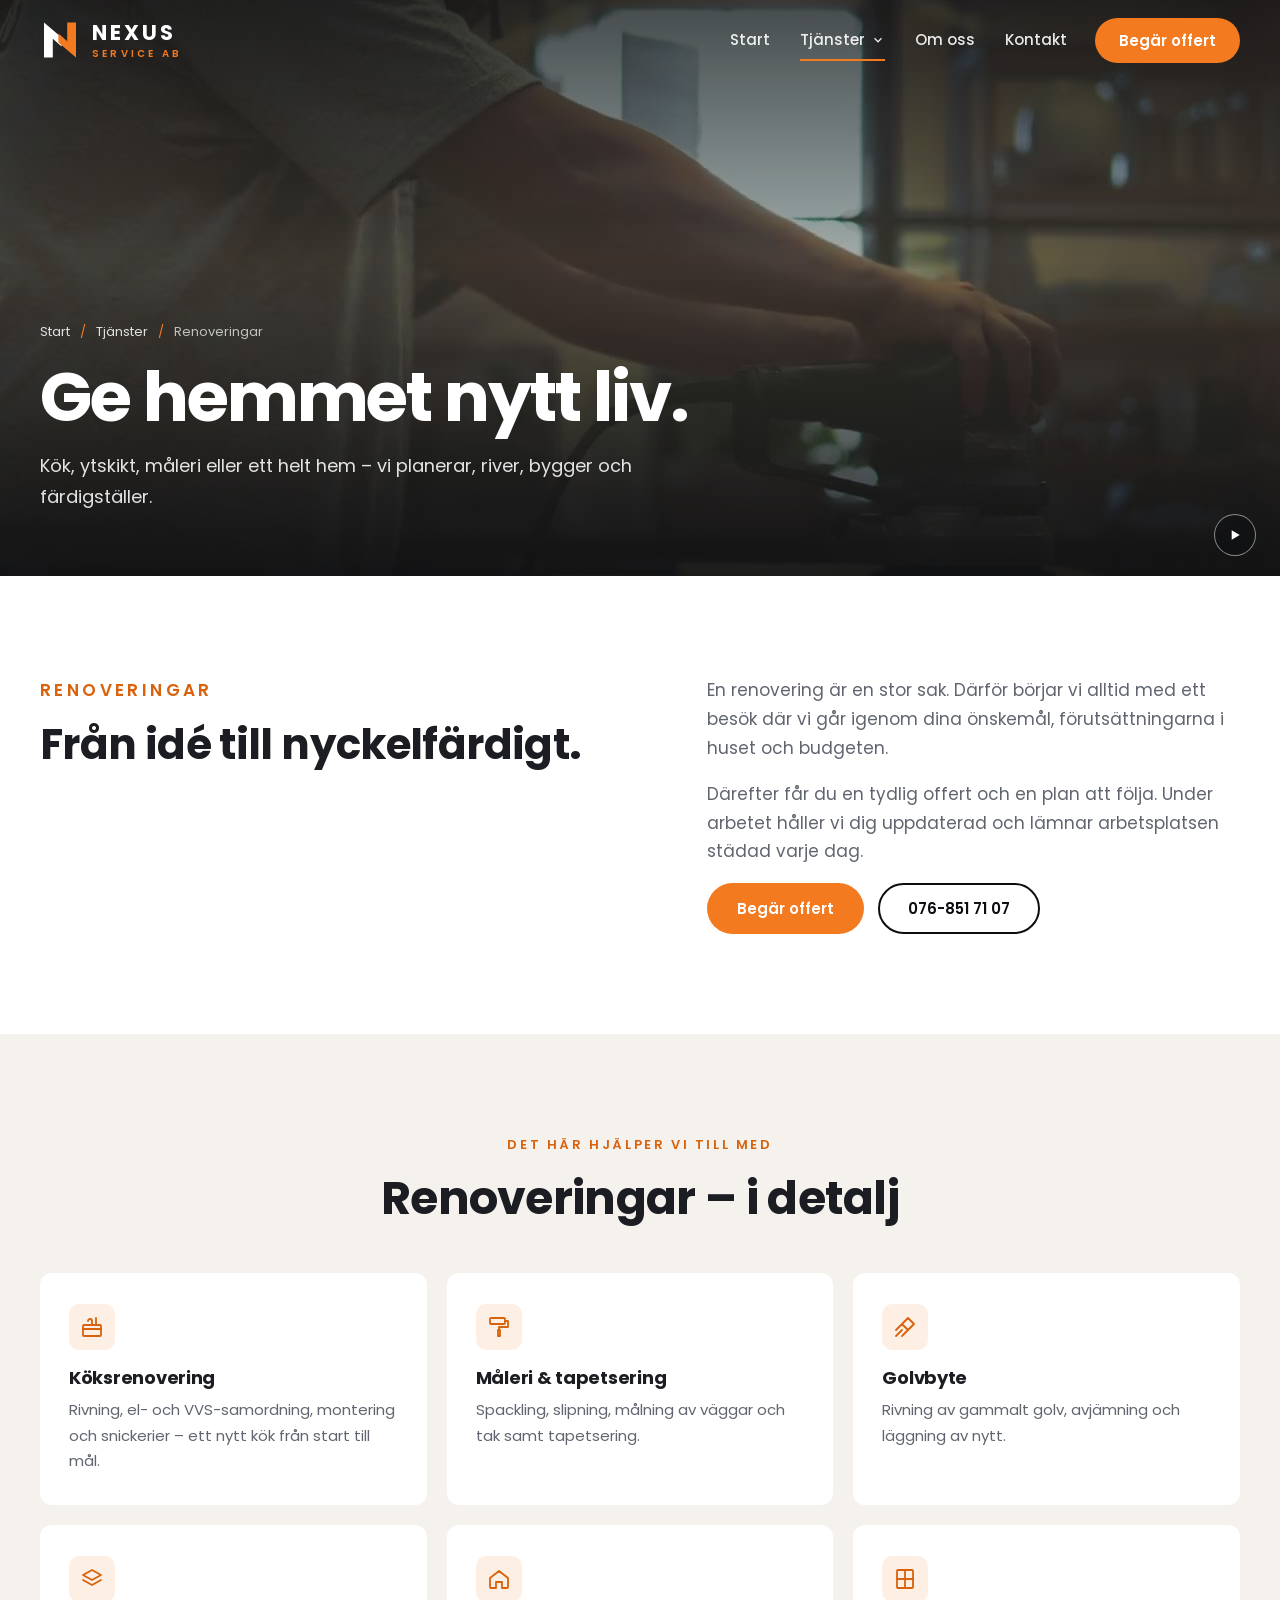
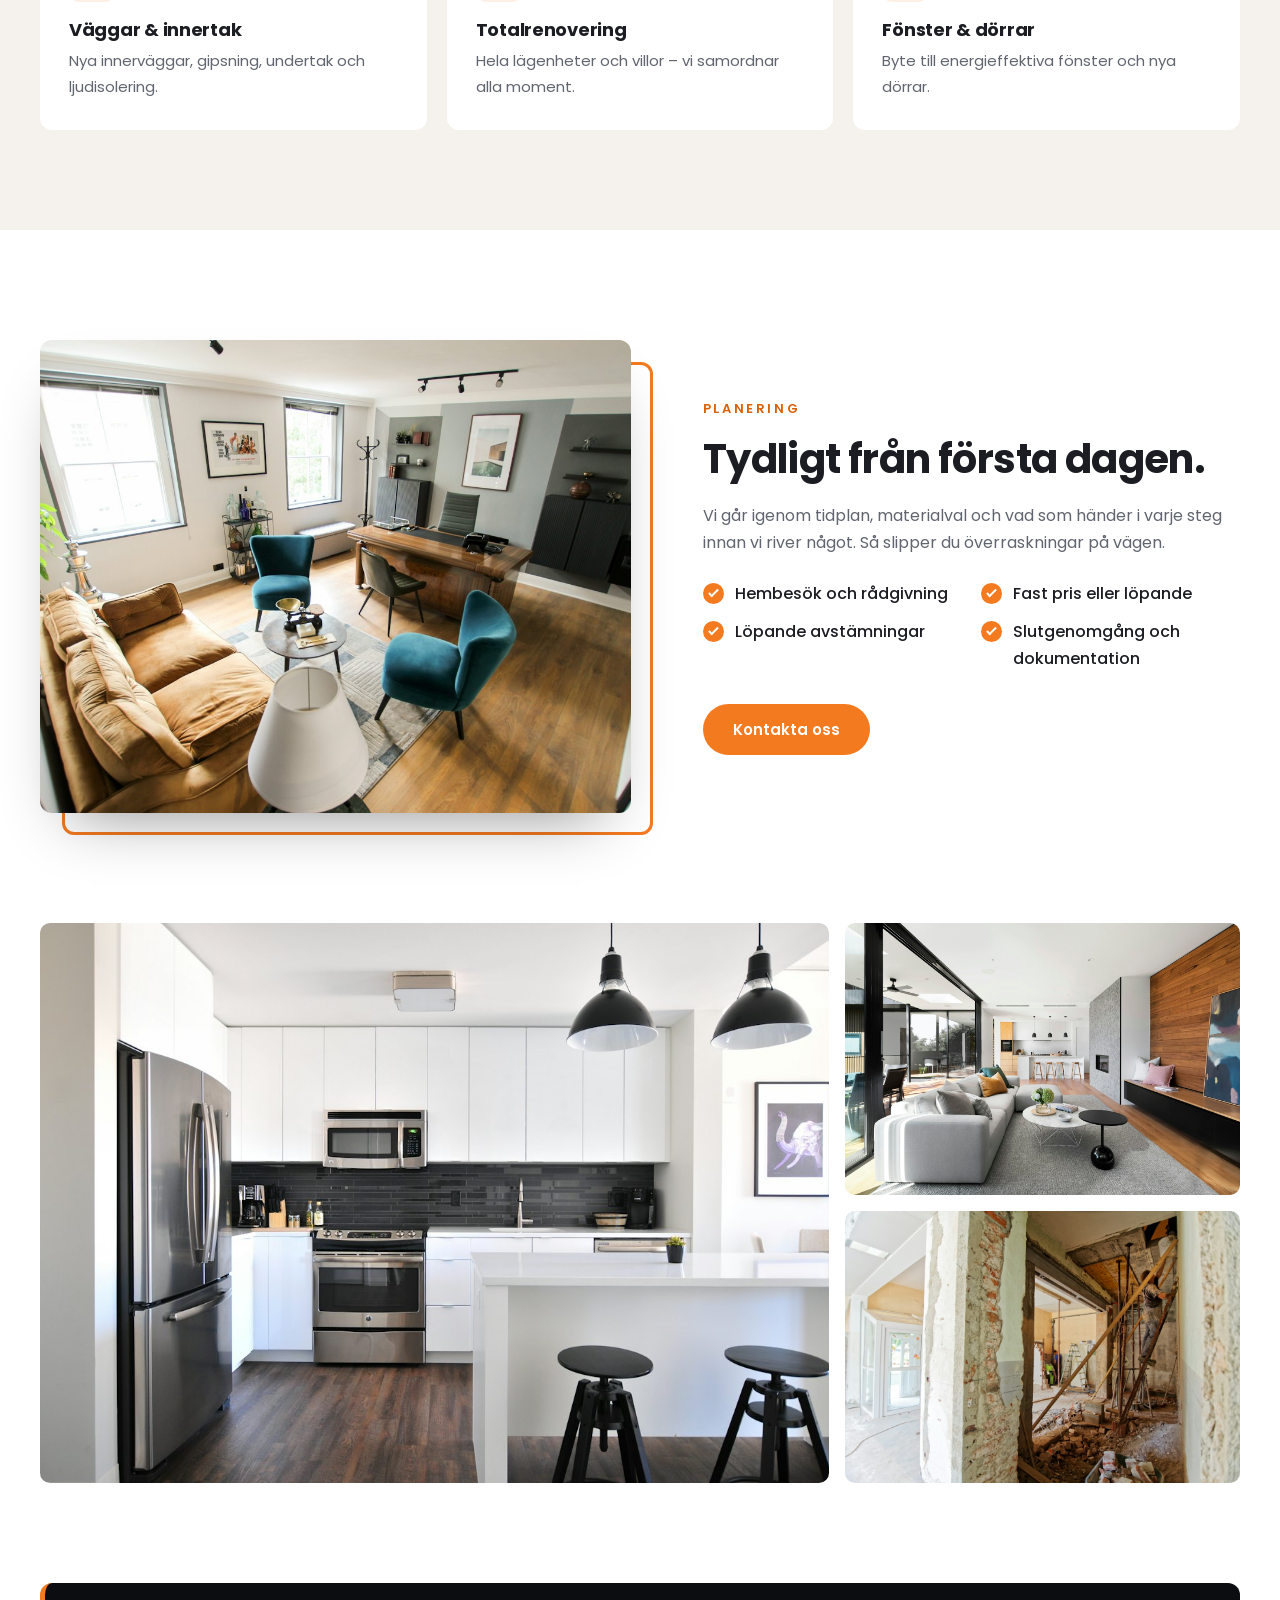
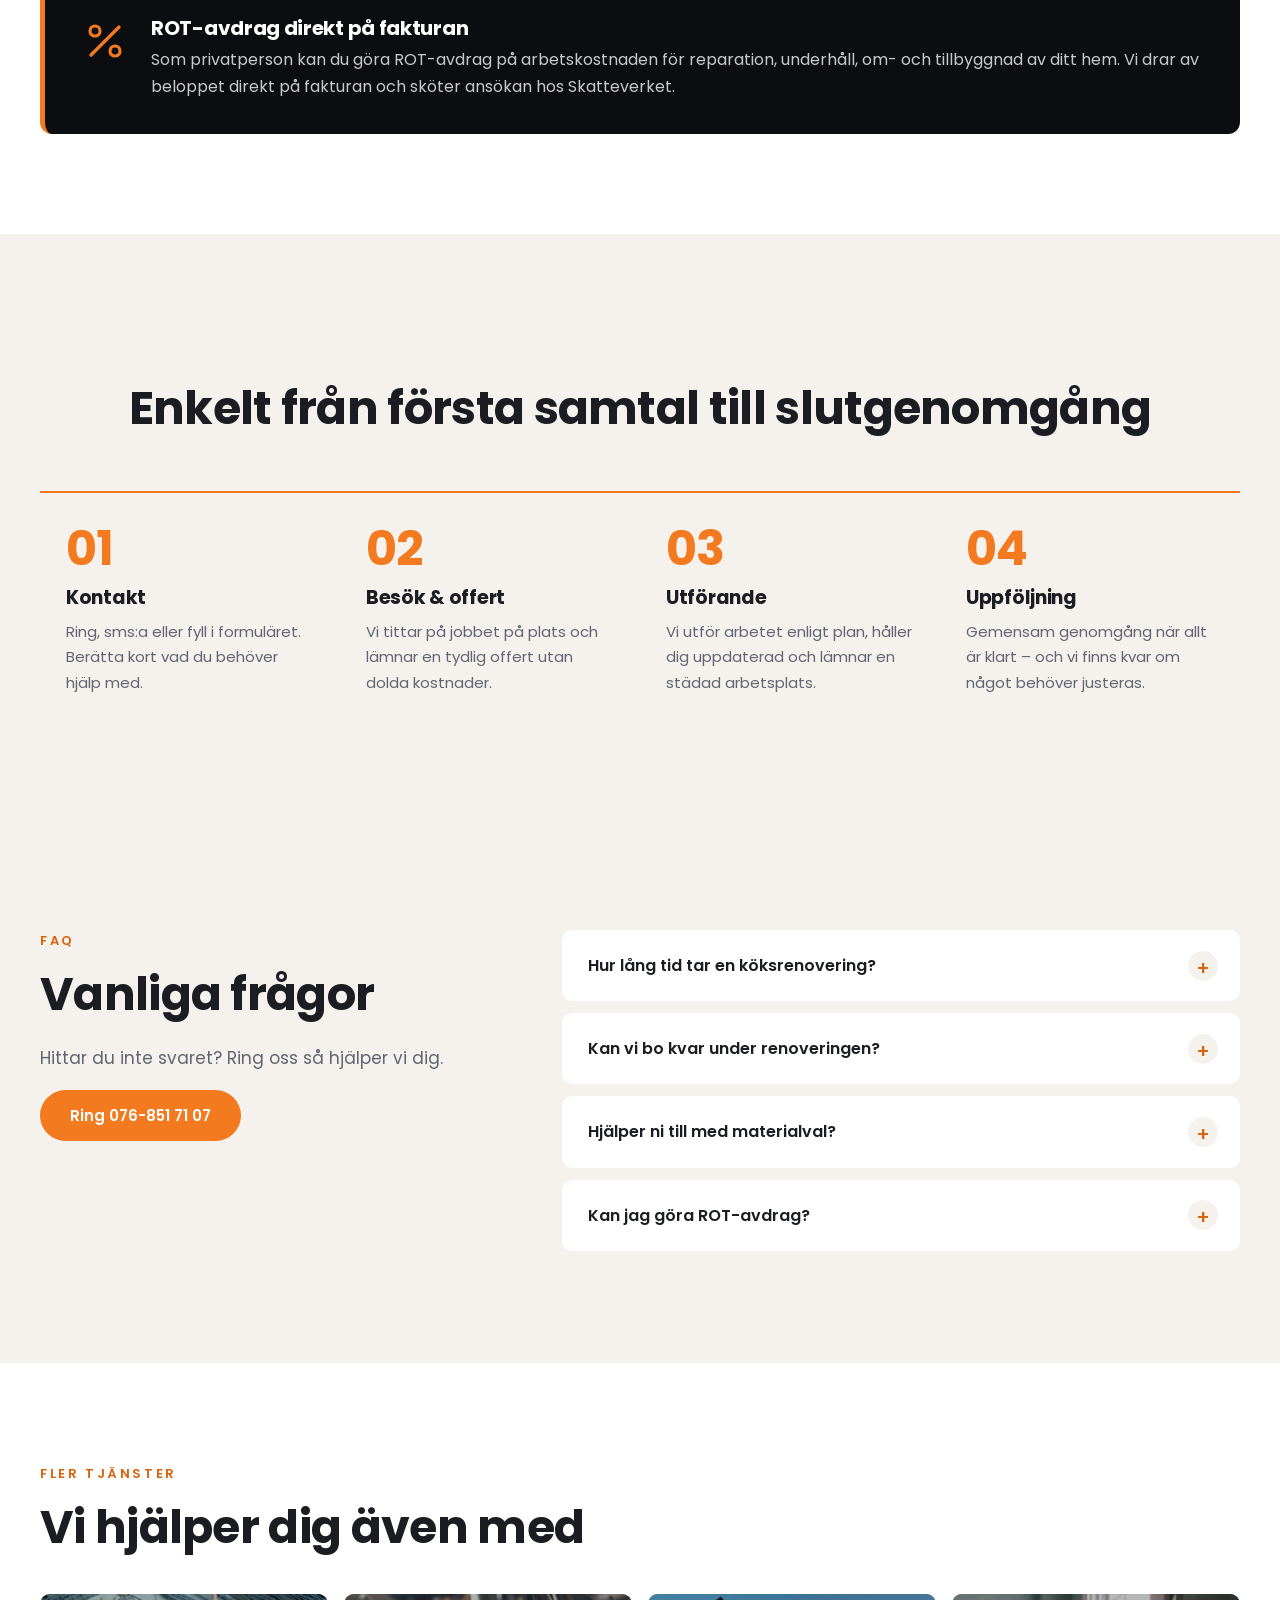
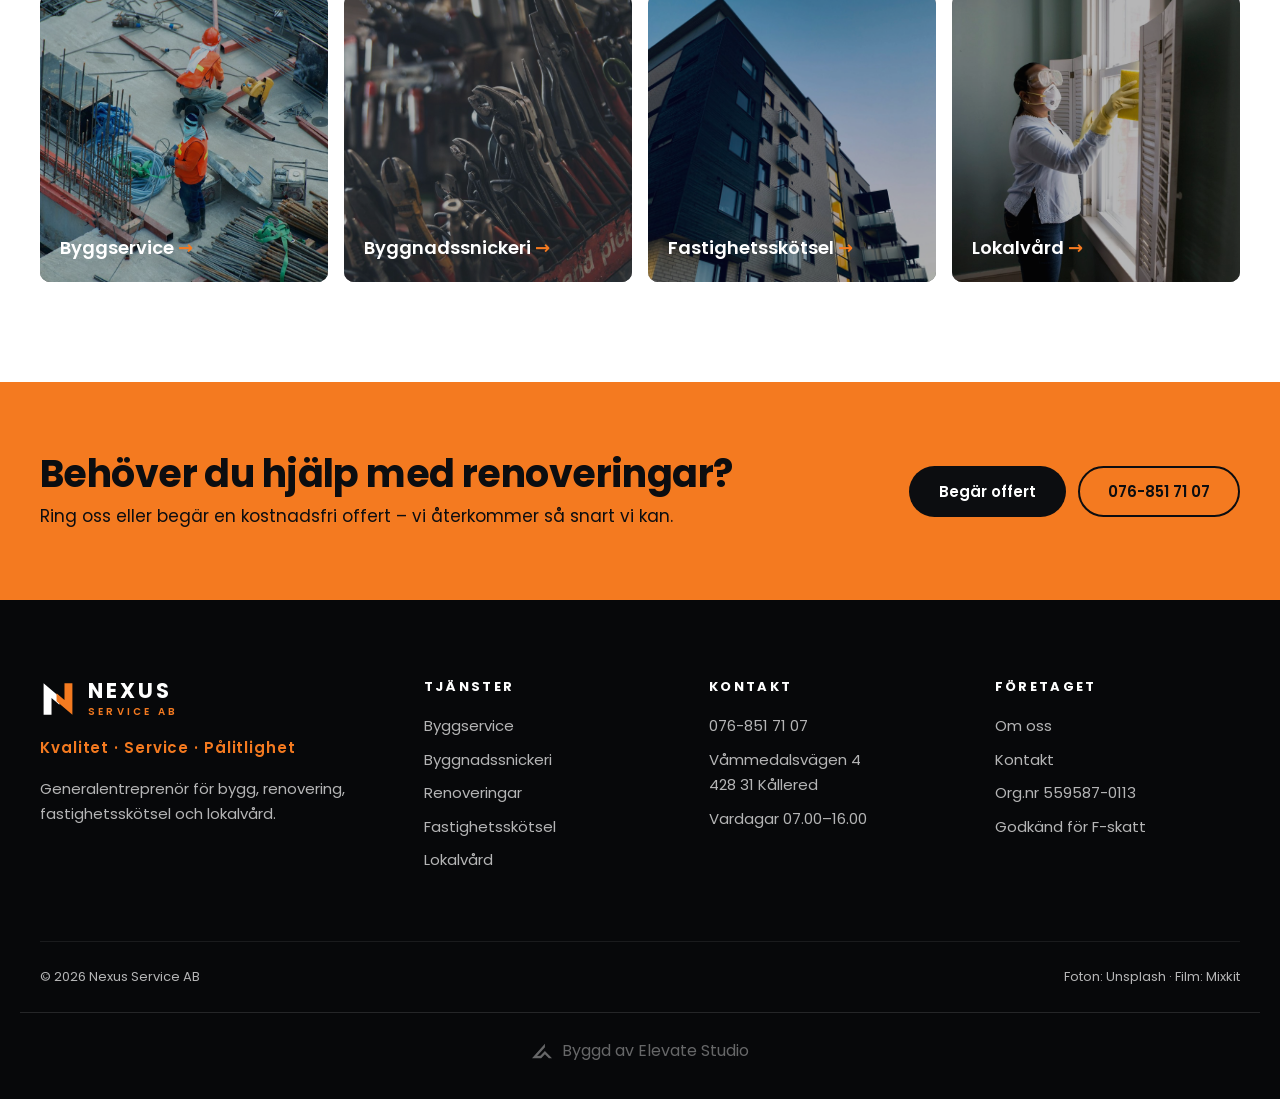
<file: renoveringar.html>
<!doctype html>
<html lang="sv">
<head>
  <meta charset="utf-8">
  <meta name="viewport" content="width=device-width, initial-scale=1">
  <title>Renoveringar – Nexus Service AB</title>
  <meta name="description" content="Kök, ytskikt, måleri eller ett helt hem – vi planerar, river, bygger och färdigställer. Ring Nexus Service AB på 076-851 71 07.">
  <meta name="theme-color" content="#0c0d10">
  <meta property="og:title" content="Renoveringar – Nexus Service AB">
  <meta property="og:description" content="Kök, ytskikt, måleri eller ett helt hem – vi planerar, river, bygger och färdigställer. Ring Nexus Service AB på 076-851 71 07.">
  <meta property="og:image" content="assets/video/renoveringar.jpg">
  <meta property="og:locale" content="sv_SE">
  <link rel="icon" href="assets/img/mark.svg" type="image/svg+xml">
  <link rel="preconnect" href="https://fonts.googleapis.com">
  <link rel="preconnect" href="https://fonts.gstatic.com" crossorigin>
  <link href="https://fonts.googleapis.com/css2?family=Poppins:wght@400;500;600;700&display=swap" rel="stylesheet">
  <link rel="stylesheet" href="assets/css/style.css">
</head>
<body>

<a class="skip" href="#main">Hoppa till innehåll</a>

<header class="site-header" id="top">
  <div class="navbar">
    <div class="wrap header-inner">
      <a class="brand" href="index.html" aria-label="Nexus Service AB – till startsidan">
        <img src="assets/img/mark.svg" alt="" width="40" height="40">
        <span class="brand-text"><strong>NEXUS</strong><small>Service AB</small></span>
      </a>
      <nav class="nav" aria-label="Huvudmeny">
        <a href="index.html">Start</a>
        <div class="nav-drop">
          <a href="tjanster.html" aria-current="page">Tjänster <svg viewBox="0 0 24 24" width="14" height="14" fill="none" stroke="currentColor" stroke-width="2.2"><path d="M6 9l6 6 6-6"/></svg></a>
          <div class="dropdown"><a href="byggservice.html"><strong>Byggservice</strong><small>Om- och tillbyggnader, reparationer</small></a><a href="snickeri.html"><strong>Byggnadssnickeri</strong><small>Dörrar, fönster, golv & inredning</small></a><a href="renoveringar.html"><strong>Renoveringar</strong><small>Kök, ytskikt, måleri & totalrenovering</small></a><a href="fastighetsskotsel.html"><strong>Fastighetsskötsel</strong><small>Tillsyn, underhåll & utemiljö</small></a><a href="lokalvard.html"><strong>Lokalvård</strong><small>Städ, fönsterputs & flyttstäd</small></a></div>
        </div>
        <a href="om-oss.html">Om oss</a>
        <a href="kontakt.html">Kontakt</a>
      </nav>
      <a class="btn btn-solid header-cta" href="kontakt.html#offert">Begär offert</a>
      <button class="burger" aria-label="Öppna meny" aria-expanded="false" aria-controls="mobile-nav"><span></span><span></span></button>
    </div>
    <nav class="mobile-nav" id="mobile-nav" aria-label="Mobilmeny">
      <a href="index.html">Start</a>
      <a href="tjanster.html">Tjänster</a>
      <a class="sub" href="byggservice.html">Byggservice</a><a class="sub" href="snickeri.html">Byggnadssnickeri</a><a class="sub" href="renoveringar.html">Renoveringar</a><a class="sub" href="fastighetsskotsel.html">Fastighetsskötsel</a><a class="sub" href="lokalvard.html">Lokalvård</a>
      <a href="om-oss.html">Om oss</a>
      <a href="kontakt.html">Kontakt</a>
      <a class="btn btn-solid" href="tel:+46768517107">Ring 076-851 71 07</a>
    </nav>
  </div>
</header>

<main id="main">

<section class="page-hero">
  <video class="page-hero-video" id="page-video" autoplay muted loop playsinline preload="metadata" poster="assets/video/renoveringar.jpg" aria-hidden="true"><source src="assets/video/renoveringar.mp4" type="video/mp4"></video>
  <button class="video-toggle" type="button" data-video-toggle aria-controls="page-video" aria-label="Pausa bakgrundsvideo"><svg class="i-pause" viewBox="0 0 24 24" width="16" height="16" fill="currentColor"><rect x="6" y="5" width="4" height="14"/><rect x="14" y="5" width="4" height="14"/></svg><svg class="i-play" viewBox="0 0 24 24" width="16" height="16" fill="currentColor"><path d="M7 5l12 7-12 7z"/></svg></button>
  <div class="page-hero-inner wrap">
    <nav class="crumbs" aria-label="Brödsmulor"><a href="index.html">Start</a><span aria-hidden="true">/</span><a href="tjanster.html">Tjänster</a><span aria-hidden="true">/</span><span>Renoveringar</span></nav>
    <h1>Ge hemmet nytt liv.</h1>
    <p class="lead">Kök, ytskikt, måleri eller ett helt hem – vi planerar, river, bygger och färdigställer.</p>
  </div>
</section>

<section class="intro">
  <div class="wrap intro-grid">
    <div class="reveal">
      <p class="eyebrow dark">Renoveringar</p>
      <h2>Från idé till nyckelfärdigt.</h2>
    </div>
    <div class="reveal">
      <p>En renovering är en stor sak. Därför börjar vi alltid med ett besök där vi går igenom dina önskemål, förutsättningarna i huset och budgeten.</p><p>Därefter får du en tydlig offert och en plan att följa. Under arbetet håller vi dig uppdaterad och lämnar arbetsplatsen städad varje dag.</p>
      <div class="hero-cta"><a class="btn btn-solid" href="kontakt.html?tjanst=Renoveringar#offert">Begär offert</a><a class="btn btn-outline" href="tel:+46768517107">076-851 71 07</a></div>
    </div>
  </div>
</section>

<section class="cards-section sand">
  <div class="wrap">
    <div class="center">
      <p class="eyebrow dark reveal">Det här hjälper vi till med</p>
      <h2 class="section-title reveal">Renoveringar – i detalj</h2>
    </div>
    <div class="cards"><article class="card reveal"><div class="card-icon"><svg viewBox="0 0 24 24" width="24" height="24" fill="none" stroke="currentColor" stroke-width="1.8" stroke-linecap="round" stroke-linejoin="round" aria-hidden="true"><rect x="3" y="10" width="18" height="11" rx="1"/><path d="M3 14h18M8 6a2 2 0 014 0v4M16 3v7"/></svg></div><h3>Köksrenovering</h3><p>Rivning, el- och VVS-samordning, montering och snickerier – ett nytt kök från start till mål.</p></article><article class="card reveal"><div class="card-icon"><svg viewBox="0 0 24 24" width="24" height="24" fill="none" stroke="currentColor" stroke-width="1.8" stroke-linecap="round" stroke-linejoin="round" aria-hidden="true"><rect x="3" y="3" width="15" height="6" rx="1"/><path d="M18 6h3v6h-9v3M11 15h2v6h-2z"/></svg></div><h3>Måleri & tapetsering</h3><p>Spackling, slipning, målning av väggar och tak samt tapetsering.</p></article><article class="card reveal"><div class="card-icon"><svg viewBox="0 0 24 24" width="24" height="24" fill="none" stroke="currentColor" stroke-width="1.8" stroke-linecap="round" stroke-linejoin="round" aria-hidden="true"><path d="M3 21l6-6M3 15l6-6 6 6-6 6M9 9l6-6 6 6-6 6"/></svg></div><h3>Golvbyte</h3><p>Rivning av gammalt golv, avjämning och läggning av nytt.</p></article><article class="card reveal"><div class="card-icon"><svg viewBox="0 0 24 24" width="24" height="24" fill="none" stroke="currentColor" stroke-width="1.8" stroke-linecap="round" stroke-linejoin="round" aria-hidden="true"><path d="M12 3l9 5-9 5-9-5z"/><path d="M3 13l9 5 9-5"/></svg></div><h3>Väggar & innertak</h3><p>Nya innerväggar, gipsning, undertak och ljudisolering.</p></article><article class="card reveal"><div class="card-icon"><svg viewBox="0 0 24 24" width="24" height="24" fill="none" stroke="currentColor" stroke-width="1.8" stroke-linecap="round" stroke-linejoin="round" aria-hidden="true"><path d="M3 11l9-7 9 7v9a1 1 0 01-1 1h-5v-6h-6v6H4a1 1 0 01-1-1z"/></svg></div><h3>Totalrenovering</h3><p>Hela lägenheter och villor – vi samordnar alla moment.</p></article><article class="card reveal"><div class="card-icon"><svg viewBox="0 0 24 24" width="24" height="24" fill="none" stroke="currentColor" stroke-width="1.8" stroke-linecap="round" stroke-linejoin="round" aria-hidden="true"><rect x="4" y="3" width="16" height="18" rx="1"/><path d="M12 3v18M4 12h16"/></svg></div><h3>Fönster & dörrar</h3><p>Byte till energieffektiva fönster och nya dörrar.</p></article></div>
  </div>
</section>

<section class="features">
  <div class="wrap">
    <article class="feature reveal">
      <div class="feature-media"><img src="assets/img/vardagsrum.jpg" alt="" loading="lazy"></div>
      <div class="feature-body">
        <p class="eyebrow dark">Planering</p>
        <h2>Tydligt från första dagen.</h2>
        <p>Vi går igenom tidplan, materialval och vad som händer i varje steg innan vi river något. Så slipper du överraskningar på vägen.</p>
        <ul class="checks"><li>Hembesök och rådgivning</li><li>Fast pris eller löpande</li><li>Löpande avstämningar</li><li>Slutgenomgång och dokumentation</li></ul>
        <a class="btn btn-solid" href="kontakt.html?tjanst=Renoveringar#offert">Kontakta oss</a>
      </div>
    </article>
  </div>
</section>

<section class="notice-wrap">
  <div class="wrap"><div class="gallery reveal"><img src="assets/img/kok.jpg" alt="" loading="lazy"><img src="assets/img/interior.jpg" alt="" loading="lazy"><img src="assets/img/renovering.jpg" alt="" loading="lazy"></div></div>
</section>

<section class="notice-wrap"><div class="wrap"><div class="notice reveal">
      <div class="notice-icon"><svg viewBox="0 0 24 24" width="48" height="48" fill="none" stroke="currentColor" stroke-width="1.6" stroke-linecap="round" stroke-linejoin="round" aria-hidden="true"><path d="M19 5L5 19"/><circle cx="7" cy="7" r="2.5"/><circle cx="17" cy="17" r="2.5"/></svg></div>
      <div><h3>ROT-avdrag direkt på fakturan</h3><p>Som privatperson kan du göra ROT-avdrag på arbetskostnaden för reparation, underhåll, om- och tillbyggnad av ditt hem. Vi drar av beloppet direkt på fakturan och sköter ansökan hos Skatteverket.</p></div>
    </div></div></section>

<section class="process sand" id="process">
  <div class="wrap">
    <p class="eyebrow dark center reveal">Så arbetar vi</p>
    <h2 class="section-title center reveal">Enkelt från första samtal till slutgenomgång</h2>
    <ol class="steps">
      <li class="reveal"><span class="num">01</span><h3>Kontakt</h3><p>Ring, sms:a eller fyll i formuläret. Berätta kort vad du behöver hjälp med.</p></li>
      <li class="reveal"><span class="num">02</span><h3>Besök & offert</h3><p>Vi tittar på jobbet på plats och lämnar en tydlig offert utan dolda kostnader.</p></li>
      <li class="reveal"><span class="num">03</span><h3>Utförande</h3><p>Vi utför arbetet enligt plan, håller dig uppdaterad och lämnar en städad arbetsplats.</p></li>
      <li class="reveal"><span class="num">04</span><h3>Uppföljning</h3><p>Gemensam genomgång när allt är klart – och vi finns kvar om något behöver justeras.</p></li>
    </ol>
  </div>
</section>

<section class="faq">
  <div class="wrap faq-grid">
    <div class="reveal">
      <p class="eyebrow dark">FAQ</p>
      <h2 class="section-title">Vanliga frågor</h2>
      <p class="section-lead">Hittar du inte svaret? Ring oss så hjälper vi dig.</p>
      <a class="btn btn-solid" href="tel:+46768517107">Ring 076-851 71 07</a>
    </div>
    <div class="faq-list reveal"><details><summary>Hur lång tid tar en köksrenovering?</summary><p>Det beror på omfattningen. När vi har sett köket får du en tidplan i offerten.</p></details><details><summary>Kan vi bo kvar under renoveringen?</summary><p>Oftast ja. Vi planerar arbetet så att störningarna blir så små som möjligt och skyddar det som inte ska renoveras.</p></details><details><summary>Hjälper ni till med materialval?</summary><p>Ja, vi ger gärna råd om material, färger och lösningar som håller över tid.</p></details><details><summary>Kan jag göra ROT-avdrag?</summary><p>Ja, som privatperson kan du göra ROT-avdrag på arbetskostnaden. Avdraget görs direkt på fakturan.</p></details></div>
  </div>
</section>

<section class="others">
  <div class="wrap">
    <p class="eyebrow dark reveal">Fler tjänster</p>
    <h2 class="section-title reveal">Vi hjälper dig även med</h2>
    <div class="others-grid reveal"><a href="byggservice.html"><img src="assets/img/byggservice.jpg" alt="" loading="lazy"><span>Byggservice</span></a><a href="snickeri.html"><img src="assets/img/snickeri.jpg" alt="" loading="lazy"><span>Byggnadssnickeri</span></a><a href="fastighetsskotsel.html"><img src="assets/img/fastighet.jpg" alt="" loading="lazy"><span>Fastighetsskötsel</span></a><a href="lokalvard.html"><img src="assets/img/lokalvard.jpg" alt="" loading="lazy"><span>Lokalvård</span></a></div>
  </div>
</section>

<section class="cta-band">
  <div class="wrap">
    <div class="reveal">
      <h2>Behöver du hjälp med renoveringar?</h2>
      <p>Ring oss eller begär en kostnadsfri offert – vi återkommer så snart vi kan.</p>
    </div>
    <div class="actions reveal">
      <a class="btn btn-dark" href="kontakt.html?tjanst=Renoveringar#offert">Begär offert</a>
      <a class="btn btn-outline" href="tel:+46768517107">076-851 71 07</a>
    </div>
  </div>
</section>

</main>

<footer class="site-footer">
  <div class="wrap footer-grid">
    <div>
      <a class="brand" href="index.html"><img src="assets/img/mark.svg" alt="" width="36" height="36"><span class="brand-text"><strong>NEXUS</strong><small>Service AB</small></span></a>
      <p class="footer-motto">Kvalitet · Service · Pålitlighet</p>
      <p>Generalentreprenör för bygg, renovering, fastighetsskötsel och lokalvård.</p>
    </div>
    <div>
      <h4>Tjänster</h4>
      <a href="byggservice.html">Byggservice</a><a href="snickeri.html">Byggnadssnickeri</a><a href="renoveringar.html">Renoveringar</a><a href="fastighetsskotsel.html">Fastighetsskötsel</a><a href="lokalvard.html">Lokalvård</a>
    </div>
    <div>
      <h4>Kontakt</h4>
      <a href="tel:+46768517107">076-851 71 07</a>
      <span>Våmmedalsvägen 4<br>428 31 Kållered</span>
      <span>Vardagar 07.00–16.00</span>
    </div>
    <div>
      <h4>Företaget</h4>
      <a href="om-oss.html">Om oss</a>
      <a href="kontakt.html">Kontakt</a>
      <span>Org.nr 559587-0113</span>
      <span>Godkänd för F-skatt</span>
    </div>
  </div>
  <div class="wrap footer-bottom">
    <span>© <span data-year>2026</span> Nexus Service AB</span>
    <span>Foton: Unsplash · Film: Mixkit</span>
  </div>
<!-- elevate-credit -->
<style>.elevate-credit{max-width:1240px;margin:24px auto 0;padding:20px 16px 0;border-top:1px solid rgba(128,128,128,.25);display:flex;justify-content:center;box-sizing:border-box}.elevate-credit a{display:inline-flex;align-items:center;gap:10px;padding:8px 0;font:inherit;font-size:15px;line-height:1;color:inherit;opacity:.55;text-decoration:none;transition:opacity .2s}.elevate-credit a:hover,.elevate-credit a:focus-visible{opacity:1}.elevate-credit svg{width:20px;height:20px;flex:none;display:block}@media(min-width:1024px){.elevate-credit a{font-size:16px}}</style>
<div class="elevate-credit"><a href="https://elevatestudio.nu" target="_blank" rel="noopener"><svg viewBox="0 0 1884.3 1353.9" aria-hidden="true"><path d="M0.0 1353.9 L1218.7 0.0 L1218.7 329.1 L479.7 1136.4 L786.7 1132.4 L1215.5 687.4 L1884.3 1349.9 L1590.1 1349.9 L1218.6 994.7 L865.4 1349.9Z" fill="currentColor"/></svg>Byggd av Elevate Studio</a></div>
</footer>

<script src="assets/js/main.js" defer></script>
</body>
</html>
</file>
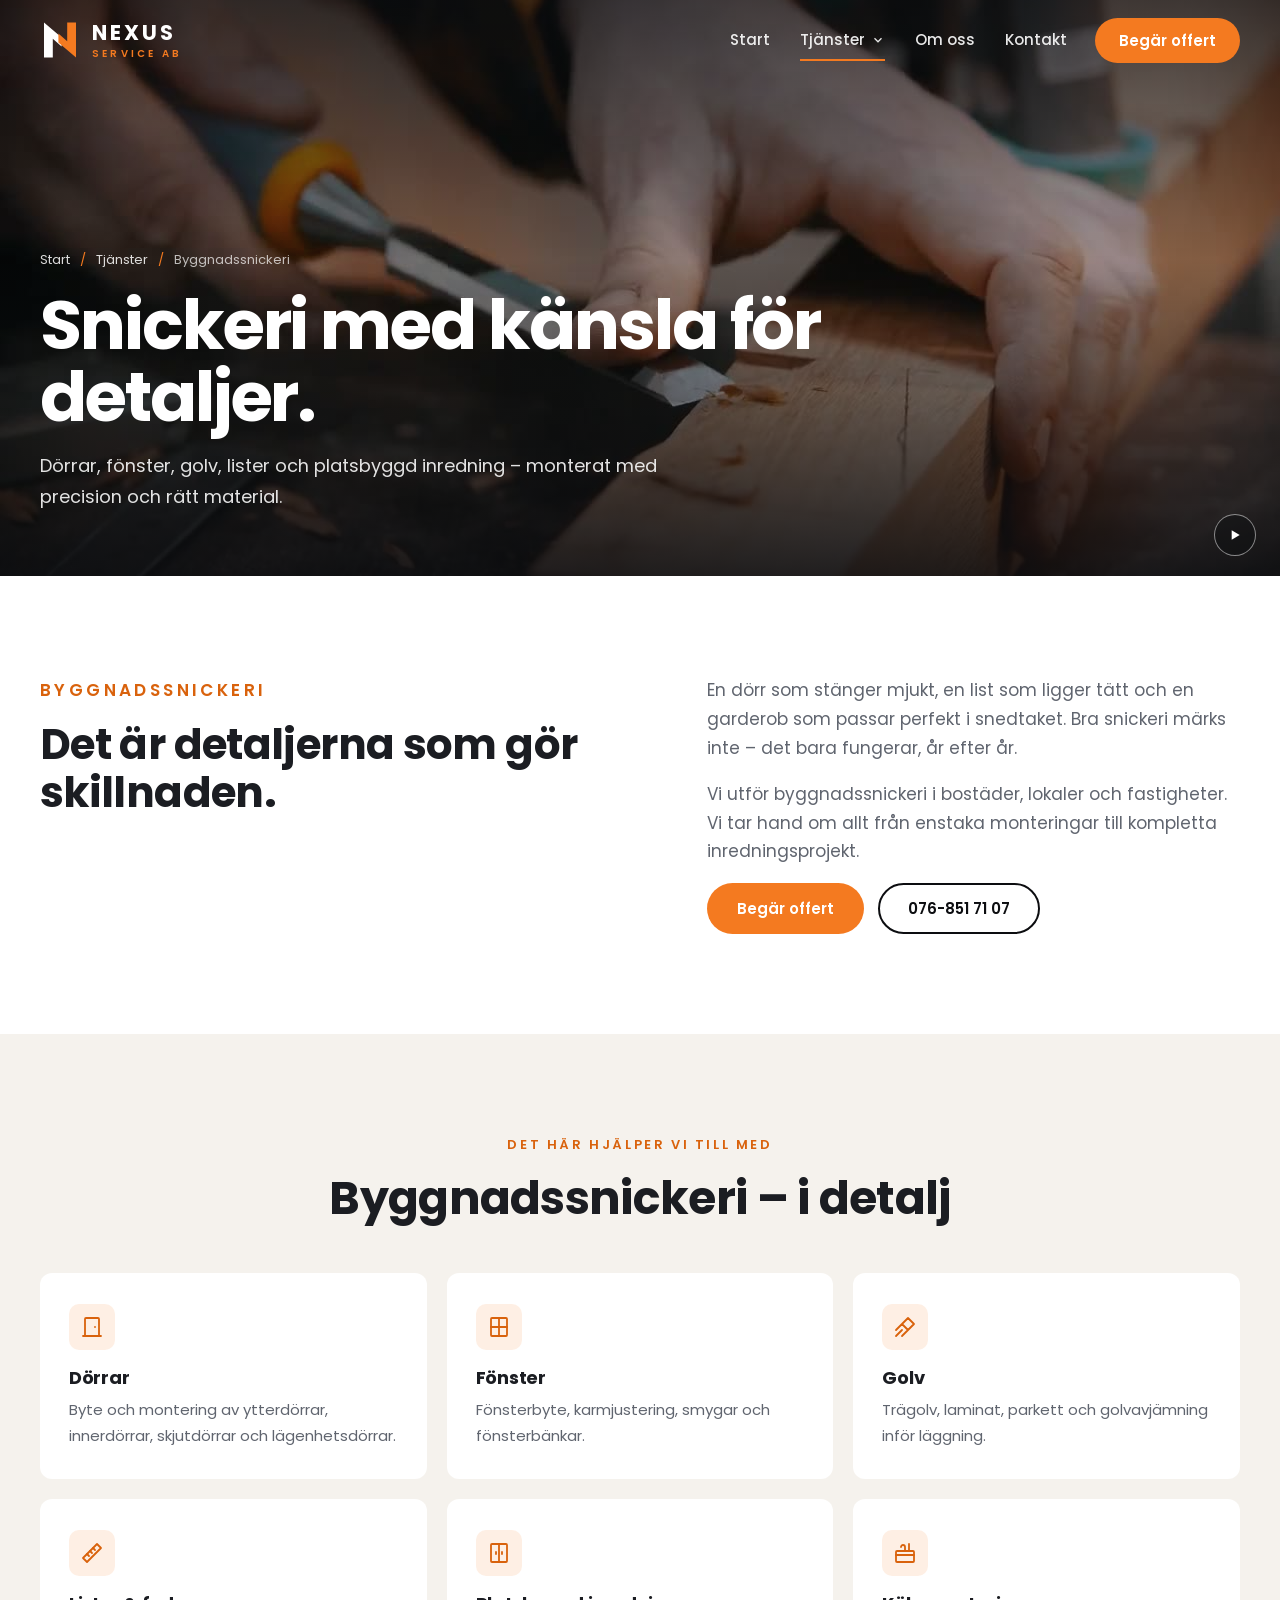
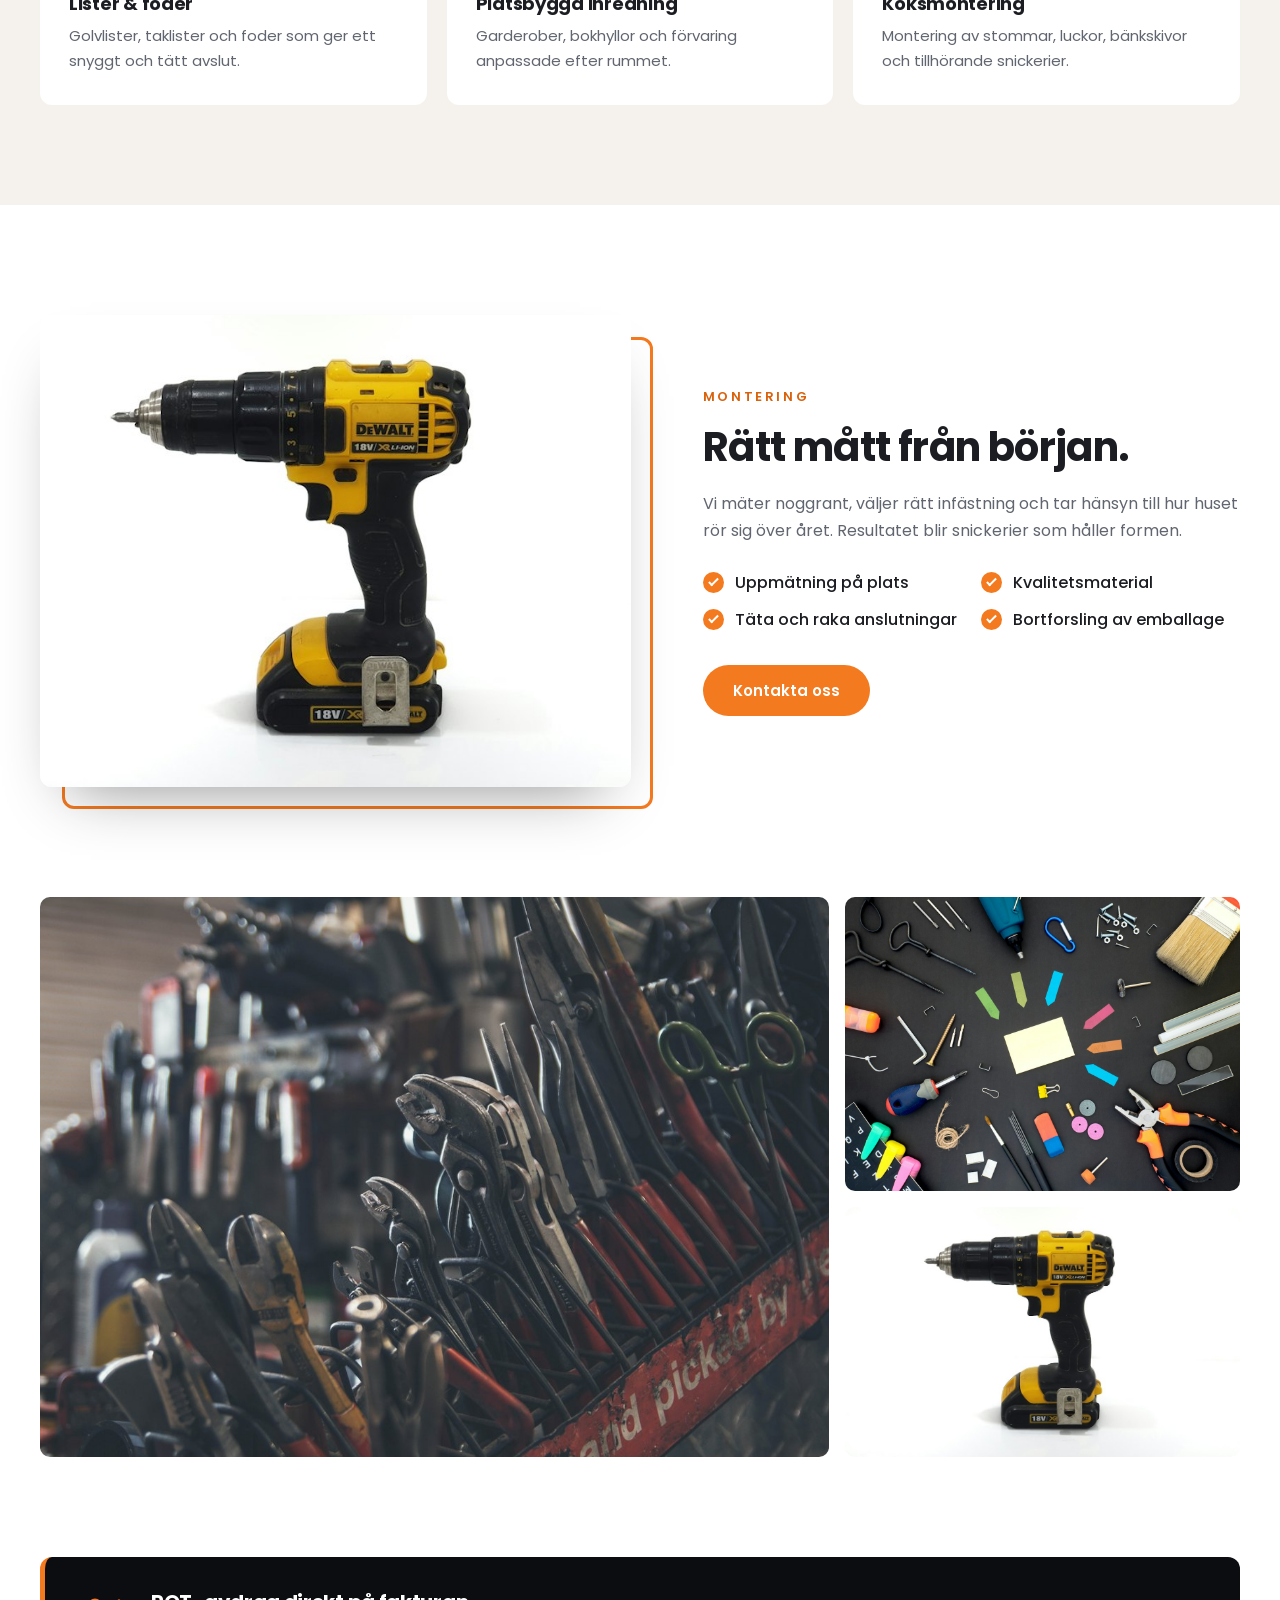
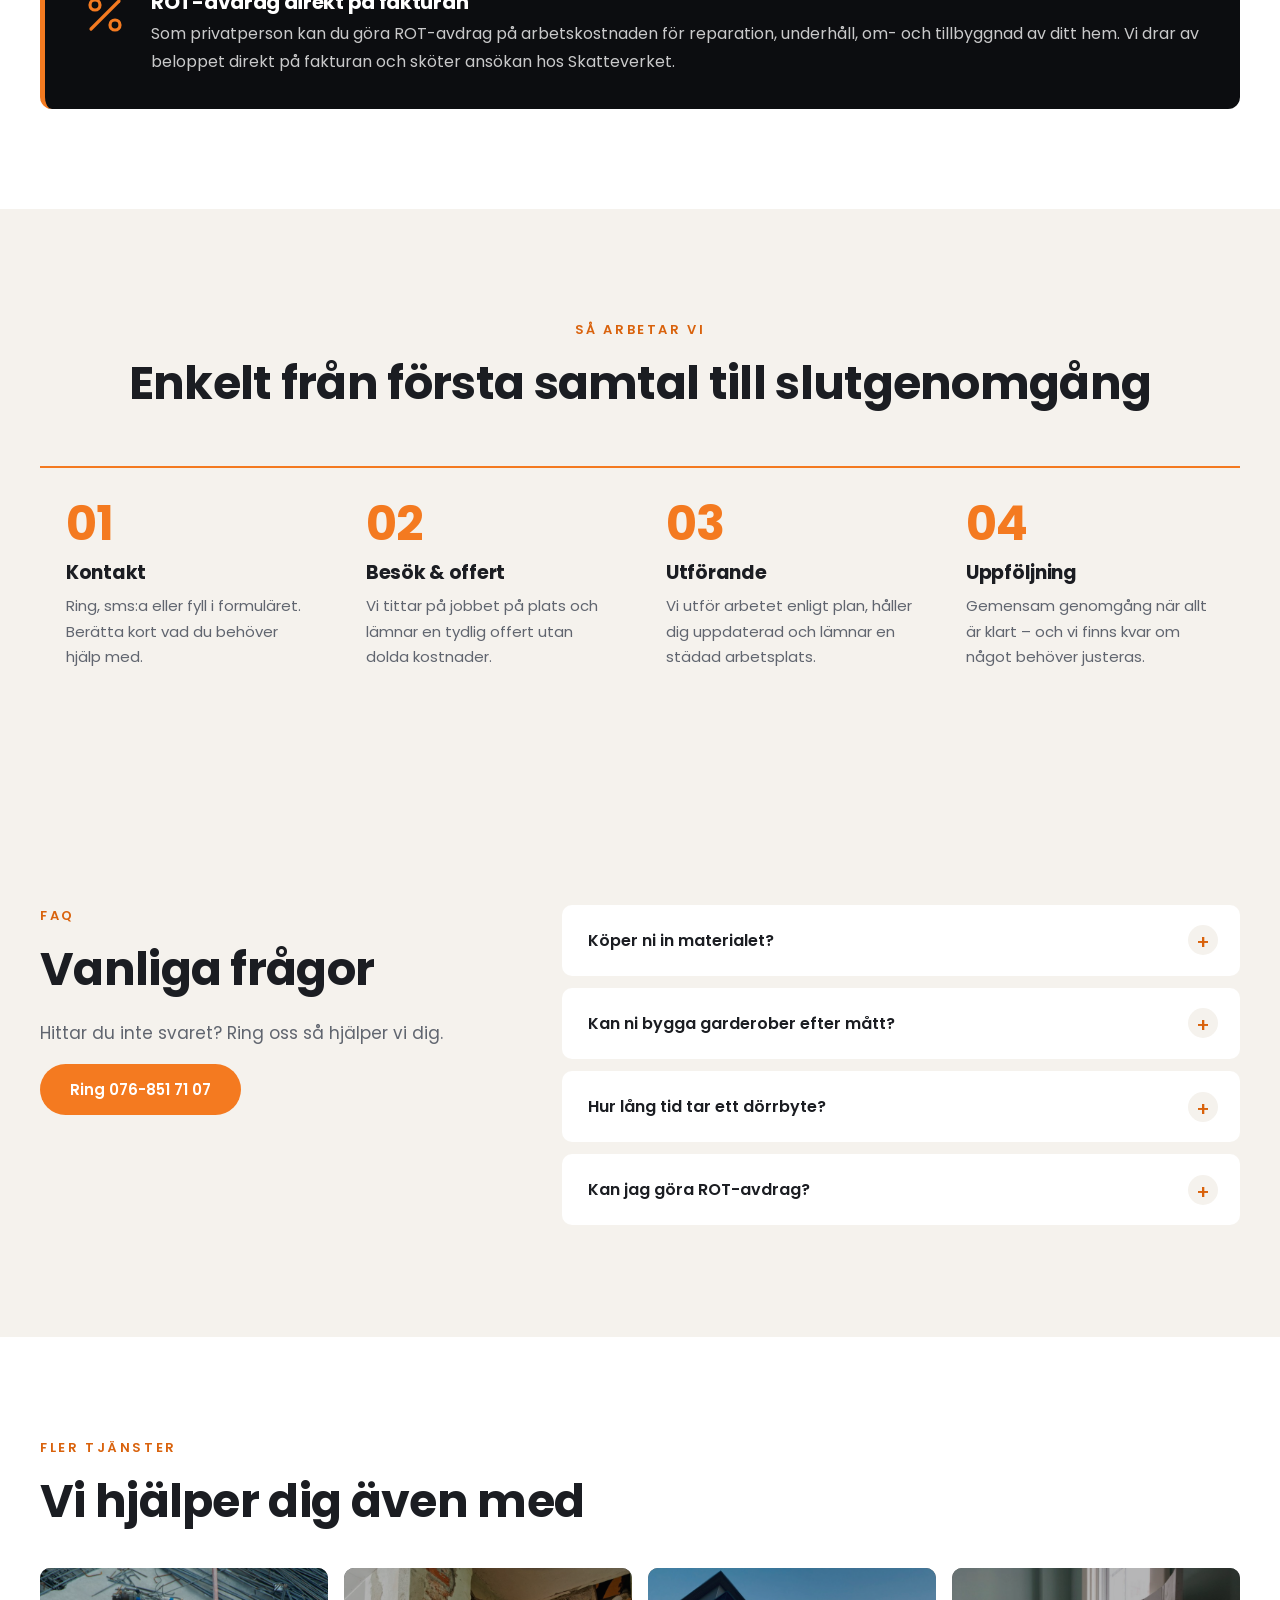
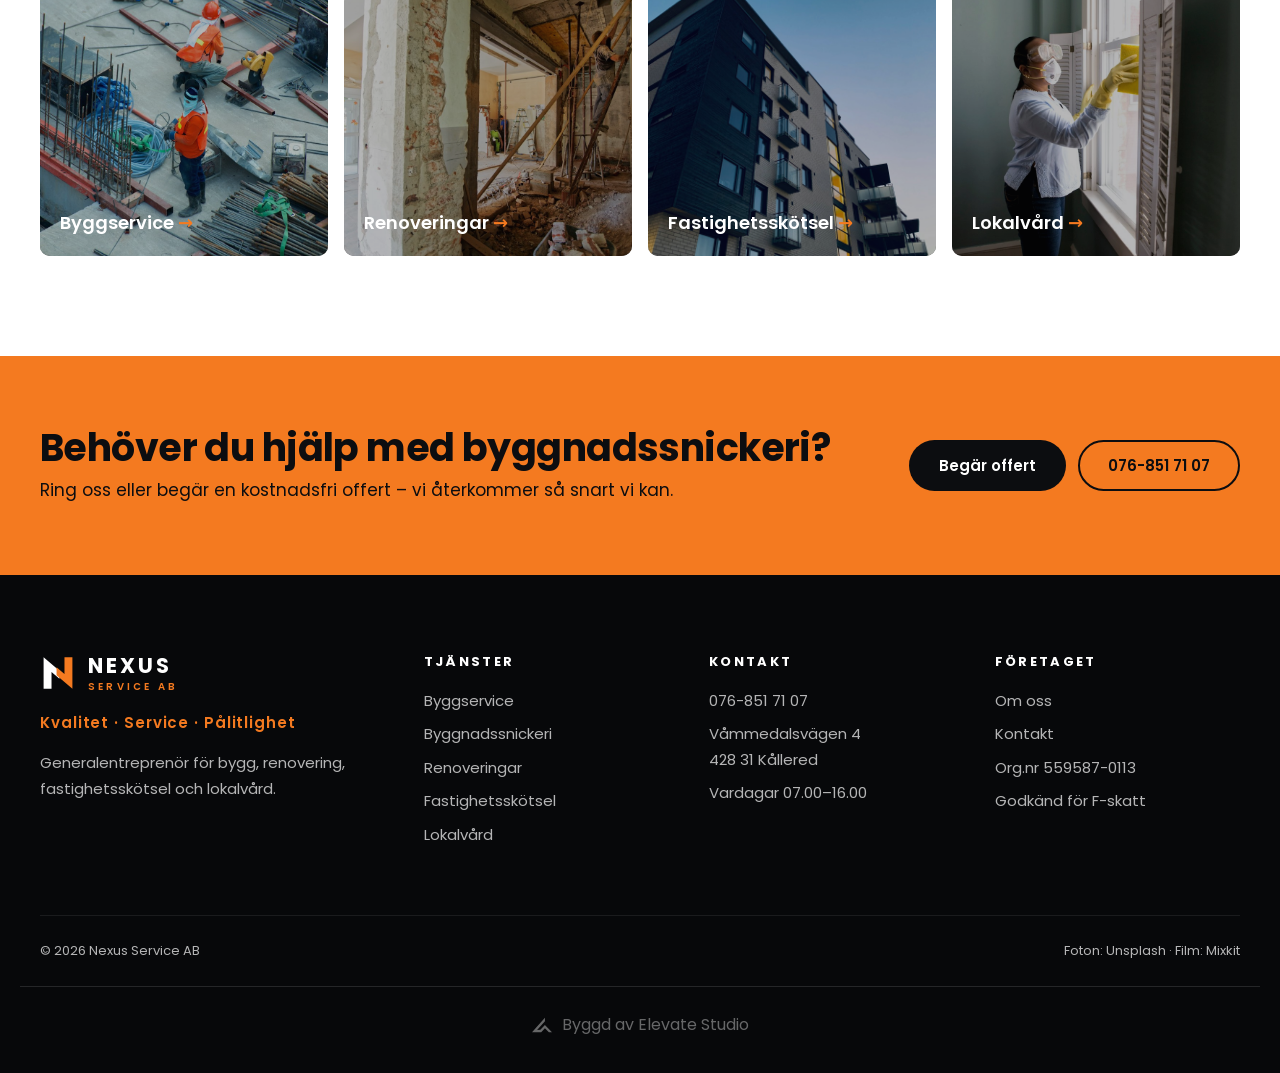
<file: snickeri.html>
<!doctype html>
<html lang="sv">
<head>
  <meta charset="utf-8">
  <meta name="viewport" content="width=device-width, initial-scale=1">
  <title>Byggnadssnickeri – Nexus Service AB</title>
  <meta name="description" content="Dörrar, fönster, golv, lister och platsbyggd inredning – monterat med precision och rätt material. Ring Nexus Service AB på 076-851 71 07.">
  <meta name="theme-color" content="#0c0d10">
  <meta property="og:title" content="Byggnadssnickeri – Nexus Service AB">
  <meta property="og:description" content="Dörrar, fönster, golv, lister och platsbyggd inredning – monterat med precision och rätt material. Ring Nexus Service AB på 076-851 71 07.">
  <meta property="og:image" content="assets/video/snickeri.jpg">
  <meta property="og:locale" content="sv_SE">
  <link rel="icon" href="assets/img/mark.svg" type="image/svg+xml">
  <link rel="preconnect" href="https://fonts.googleapis.com">
  <link rel="preconnect" href="https://fonts.gstatic.com" crossorigin>
  <link href="https://fonts.googleapis.com/css2?family=Poppins:wght@400;500;600;700&display=swap" rel="stylesheet">
  <link rel="stylesheet" href="assets/css/style.css">
</head>
<body>

<a class="skip" href="#main">Hoppa till innehåll</a>

<header class="site-header" id="top">
  <div class="navbar">
    <div class="wrap header-inner">
      <a class="brand" href="index.html" aria-label="Nexus Service AB – till startsidan">
        <img src="assets/img/mark.svg" alt="" width="40" height="40">
        <span class="brand-text"><strong>NEXUS</strong><small>Service AB</small></span>
      </a>
      <nav class="nav" aria-label="Huvudmeny">
        <a href="index.html">Start</a>
        <div class="nav-drop">
          <a href="tjanster.html" aria-current="page">Tjänster <svg viewBox="0 0 24 24" width="14" height="14" fill="none" stroke="currentColor" stroke-width="2.2"><path d="M6 9l6 6 6-6"/></svg></a>
          <div class="dropdown"><a href="byggservice.html"><strong>Byggservice</strong><small>Om- och tillbyggnader, reparationer</small></a><a href="snickeri.html"><strong>Byggnadssnickeri</strong><small>Dörrar, fönster, golv & inredning</small></a><a href="renoveringar.html"><strong>Renoveringar</strong><small>Kök, ytskikt, måleri & totalrenovering</small></a><a href="fastighetsskotsel.html"><strong>Fastighetsskötsel</strong><small>Tillsyn, underhåll & utemiljö</small></a><a href="lokalvard.html"><strong>Lokalvård</strong><small>Städ, fönsterputs & flyttstäd</small></a></div>
        </div>
        <a href="om-oss.html">Om oss</a>
        <a href="kontakt.html">Kontakt</a>
      </nav>
      <a class="btn btn-solid header-cta" href="kontakt.html#offert">Begär offert</a>
      <button class="burger" aria-label="Öppna meny" aria-expanded="false" aria-controls="mobile-nav"><span></span><span></span></button>
    </div>
    <nav class="mobile-nav" id="mobile-nav" aria-label="Mobilmeny">
      <a href="index.html">Start</a>
      <a href="tjanster.html">Tjänster</a>
      <a class="sub" href="byggservice.html">Byggservice</a><a class="sub" href="snickeri.html">Byggnadssnickeri</a><a class="sub" href="renoveringar.html">Renoveringar</a><a class="sub" href="fastighetsskotsel.html">Fastighetsskötsel</a><a class="sub" href="lokalvard.html">Lokalvård</a>
      <a href="om-oss.html">Om oss</a>
      <a href="kontakt.html">Kontakt</a>
      <a class="btn btn-solid" href="tel:+46768517107">Ring 076-851 71 07</a>
    </nav>
  </div>
</header>

<main id="main">

<section class="page-hero">
  <video class="page-hero-video" id="page-video" autoplay muted loop playsinline preload="metadata" poster="assets/video/snickeri.jpg" aria-hidden="true"><source src="assets/video/snickeri.mp4" type="video/mp4"></video>
  <button class="video-toggle" type="button" data-video-toggle aria-controls="page-video" aria-label="Pausa bakgrundsvideo"><svg class="i-pause" viewBox="0 0 24 24" width="16" height="16" fill="currentColor"><rect x="6" y="5" width="4" height="14"/><rect x="14" y="5" width="4" height="14"/></svg><svg class="i-play" viewBox="0 0 24 24" width="16" height="16" fill="currentColor"><path d="M7 5l12 7-12 7z"/></svg></button>
  <div class="page-hero-inner wrap">
    <nav class="crumbs" aria-label="Brödsmulor"><a href="index.html">Start</a><span aria-hidden="true">/</span><a href="tjanster.html">Tjänster</a><span aria-hidden="true">/</span><span>Byggnadssnickeri</span></nav>
    <h1>Snickeri med känsla för detaljer.</h1>
    <p class="lead">Dörrar, fönster, golv, lister och platsbyggd inredning – monterat med precision och rätt material.</p>
  </div>
</section>

<section class="intro">
  <div class="wrap intro-grid">
    <div class="reveal">
      <p class="eyebrow dark">Byggnadssnickeri</p>
      <h2>Det är detaljerna som gör skillnaden.</h2>
    </div>
    <div class="reveal">
      <p>En dörr som stänger mjukt, en list som ligger tätt och en garderob som passar perfekt i snedtaket. Bra snickeri märks inte – det bara fungerar, år efter år.</p><p>Vi utför byggnadssnickeri i bostäder, lokaler och fastigheter. Vi tar hand om allt från enstaka monteringar till kompletta inredningsprojekt.</p>
      <div class="hero-cta"><a class="btn btn-solid" href="kontakt.html?tjanst=Byggnadssnickeri#offert">Begär offert</a><a class="btn btn-outline" href="tel:+46768517107">076-851 71 07</a></div>
    </div>
  </div>
</section>

<section class="cards-section sand">
  <div class="wrap">
    <div class="center">
      <p class="eyebrow dark reveal">Det här hjälper vi till med</p>
      <h2 class="section-title reveal">Byggnadssnickeri – i detalj</h2>
    </div>
    <div class="cards"><article class="card reveal"><div class="card-icon"><svg viewBox="0 0 24 24" width="24" height="24" fill="none" stroke="currentColor" stroke-width="1.8" stroke-linecap="round" stroke-linejoin="round" aria-hidden="true"><path d="M5 21V4a1 1 0 011-1h12a1 1 0 011 1v17M3 21h18M15 12h.01"/></svg></div><h3>Dörrar</h3><p>Byte och montering av ytterdörrar, innerdörrar, skjutdörrar och lägenhetsdörrar.</p></article><article class="card reveal"><div class="card-icon"><svg viewBox="0 0 24 24" width="24" height="24" fill="none" stroke="currentColor" stroke-width="1.8" stroke-linecap="round" stroke-linejoin="round" aria-hidden="true"><rect x="4" y="3" width="16" height="18" rx="1"/><path d="M12 3v18M4 12h16"/></svg></div><h3>Fönster</h3><p>Fönsterbyte, karmjustering, smygar och fönsterbänkar.</p></article><article class="card reveal"><div class="card-icon"><svg viewBox="0 0 24 24" width="24" height="24" fill="none" stroke="currentColor" stroke-width="1.8" stroke-linecap="round" stroke-linejoin="round" aria-hidden="true"><path d="M3 21l6-6M3 15l6-6 6 6-6 6M9 9l6-6 6 6-6 6"/></svg></div><h3>Golv</h3><p>Trägolv, laminat, parkett och golvavjämning inför läggning.</p></article><article class="card reveal"><div class="card-icon"><svg viewBox="0 0 24 24" width="24" height="24" fill="none" stroke="currentColor" stroke-width="1.8" stroke-linecap="round" stroke-linejoin="round" aria-hidden="true"><path d="M3 17L17 3l4 4L7 21z"/><path d="M7 13l2 2M10 10l2 2M13 7l2 2"/></svg></div><h3>Lister & foder</h3><p>Golvlister, taklister och foder som ger ett snyggt och tätt avslut.</p></article><article class="card reveal"><div class="card-icon"><svg viewBox="0 0 24 24" width="24" height="24" fill="none" stroke="currentColor" stroke-width="1.8" stroke-linecap="round" stroke-linejoin="round" aria-hidden="true"><rect x="4" y="3" width="16" height="18" rx="1"/><path d="M12 3v18M9 11v2M15 11v2"/></svg></div><h3>Platsbyggd inredning</h3><p>Garderober, bokhyllor och förvaring anpassade efter rummet.</p></article><article class="card reveal"><div class="card-icon"><svg viewBox="0 0 24 24" width="24" height="24" fill="none" stroke="currentColor" stroke-width="1.8" stroke-linecap="round" stroke-linejoin="round" aria-hidden="true"><rect x="3" y="10" width="18" height="11" rx="1"/><path d="M3 14h18M8 6a2 2 0 014 0v4M16 3v7"/></svg></div><h3>Köksmontering</h3><p>Montering av stommar, luckor, bänkskivor och tillhörande snickerier.</p></article></div>
  </div>
</section>

<section class="features">
  <div class="wrap">
    <article class="feature reveal">
      <div class="feature-media"><img src="assets/img/skruvdragare.jpg" alt="" loading="lazy"></div>
      <div class="feature-body">
        <p class="eyebrow dark">Montering</p>
        <h2>Rätt mått från början.</h2>
        <p>Vi mäter noggrant, väljer rätt infästning och tar hänsyn till hur huset rör sig över året. Resultatet blir snickerier som håller formen.</p>
        <ul class="checks"><li>Uppmätning på plats</li><li>Kvalitetsmaterial</li><li>Täta och raka anslutningar</li><li>Bortforsling av emballage</li></ul>
        <a class="btn btn-solid" href="kontakt.html?tjanst=Byggnadssnickeri#offert">Kontakta oss</a>
      </div>
    </article>
  </div>
</section>

<section class="notice-wrap">
  <div class="wrap"><div class="gallery reveal"><img src="assets/img/snickeri.jpg" alt="" loading="lazy"><img src="assets/img/verktyg.jpg" alt="" loading="lazy"><img src="assets/img/skruvdragare.jpg" alt="" loading="lazy"></div></div>
</section>

<section class="notice-wrap"><div class="wrap"><div class="notice reveal">
      <div class="notice-icon"><svg viewBox="0 0 24 24" width="48" height="48" fill="none" stroke="currentColor" stroke-width="1.6" stroke-linecap="round" stroke-linejoin="round" aria-hidden="true"><path d="M19 5L5 19"/><circle cx="7" cy="7" r="2.5"/><circle cx="17" cy="17" r="2.5"/></svg></div>
      <div><h3>ROT-avdrag direkt på fakturan</h3><p>Som privatperson kan du göra ROT-avdrag på arbetskostnaden för reparation, underhåll, om- och tillbyggnad av ditt hem. Vi drar av beloppet direkt på fakturan och sköter ansökan hos Skatteverket.</p></div>
    </div></div></section>

<section class="process sand" id="process">
  <div class="wrap">
    <p class="eyebrow dark center reveal">Så arbetar vi</p>
    <h2 class="section-title center reveal">Enkelt från första samtal till slutgenomgång</h2>
    <ol class="steps">
      <li class="reveal"><span class="num">01</span><h3>Kontakt</h3><p>Ring, sms:a eller fyll i formuläret. Berätta kort vad du behöver hjälp med.</p></li>
      <li class="reveal"><span class="num">02</span><h3>Besök & offert</h3><p>Vi tittar på jobbet på plats och lämnar en tydlig offert utan dolda kostnader.</p></li>
      <li class="reveal"><span class="num">03</span><h3>Utförande</h3><p>Vi utför arbetet enligt plan, håller dig uppdaterad och lämnar en städad arbetsplats.</p></li>
      <li class="reveal"><span class="num">04</span><h3>Uppföljning</h3><p>Gemensam genomgång när allt är klart – och vi finns kvar om något behöver justeras.</p></li>
    </ol>
  </div>
</section>

<section class="faq">
  <div class="wrap faq-grid">
    <div class="reveal">
      <p class="eyebrow dark">FAQ</p>
      <h2 class="section-title">Vanliga frågor</h2>
      <p class="section-lead">Hittar du inte svaret? Ring oss så hjälper vi dig.</p>
      <a class="btn btn-solid" href="tel:+46768517107">Ring 076-851 71 07</a>
    </div>
    <div class="faq-list reveal"><details><summary>Köper ni in materialet?</summary><p>Gärna. Vi kan köpa in allt material, eller montera det du redan har valt och köpt.</p></details><details><summary>Kan ni bygga garderober efter mått?</summary><p>Ja, vi bygger platsbyggd förvaring anpassad efter snedtak, nischer och udda mått.</p></details><details><summary>Hur lång tid tar ett dörrbyte?</summary><p>Ett normalt innerdörrsbyte går ofta på några timmar per dörr, beroende på karm och anslutningar.</p></details><details><summary>Kan jag göra ROT-avdrag?</summary><p>Ja, ROT-avdrag gäller arbetskostnaden för snickeriarbeten i ditt hem. Avdraget görs direkt på fakturan.</p></details></div>
  </div>
</section>

<section class="others">
  <div class="wrap">
    <p class="eyebrow dark reveal">Fler tjänster</p>
    <h2 class="section-title reveal">Vi hjälper dig även med</h2>
    <div class="others-grid reveal"><a href="byggservice.html"><img src="assets/img/byggservice.jpg" alt="" loading="lazy"><span>Byggservice</span></a><a href="renoveringar.html"><img src="assets/img/renovering.jpg" alt="" loading="lazy"><span>Renoveringar</span></a><a href="fastighetsskotsel.html"><img src="assets/img/fastighet.jpg" alt="" loading="lazy"><span>Fastighetsskötsel</span></a><a href="lokalvard.html"><img src="assets/img/lokalvard.jpg" alt="" loading="lazy"><span>Lokalvård</span></a></div>
  </div>
</section>

<section class="cta-band">
  <div class="wrap">
    <div class="reveal">
      <h2>Behöver du hjälp med byggnadssnickeri?</h2>
      <p>Ring oss eller begär en kostnadsfri offert – vi återkommer så snart vi kan.</p>
    </div>
    <div class="actions reveal">
      <a class="btn btn-dark" href="kontakt.html?tjanst=Byggnadssnickeri#offert">Begär offert</a>
      <a class="btn btn-outline" href="tel:+46768517107">076-851 71 07</a>
    </div>
  </div>
</section>

</main>

<footer class="site-footer">
  <div class="wrap footer-grid">
    <div>
      <a class="brand" href="index.html"><img src="assets/img/mark.svg" alt="" width="36" height="36"><span class="brand-text"><strong>NEXUS</strong><small>Service AB</small></span></a>
      <p class="footer-motto">Kvalitet · Service · Pålitlighet</p>
      <p>Generalentreprenör för bygg, renovering, fastighetsskötsel och lokalvård.</p>
    </div>
    <div>
      <h4>Tjänster</h4>
      <a href="byggservice.html">Byggservice</a><a href="snickeri.html">Byggnadssnickeri</a><a href="renoveringar.html">Renoveringar</a><a href="fastighetsskotsel.html">Fastighetsskötsel</a><a href="lokalvard.html">Lokalvård</a>
    </div>
    <div>
      <h4>Kontakt</h4>
      <a href="tel:+46768517107">076-851 71 07</a>
      <span>Våmmedalsvägen 4<br>428 31 Kållered</span>
      <span>Vardagar 07.00–16.00</span>
    </div>
    <div>
      <h4>Företaget</h4>
      <a href="om-oss.html">Om oss</a>
      <a href="kontakt.html">Kontakt</a>
      <span>Org.nr 559587-0113</span>
      <span>Godkänd för F-skatt</span>
    </div>
  </div>
  <div class="wrap footer-bottom">
    <span>© <span data-year>2026</span> Nexus Service AB</span>
    <span>Foton: Unsplash · Film: Mixkit</span>
  </div>
<!-- elevate-credit -->
<style>.elevate-credit{max-width:1240px;margin:24px auto 0;padding:20px 16px 0;border-top:1px solid rgba(128,128,128,.25);display:flex;justify-content:center;box-sizing:border-box}.elevate-credit a{display:inline-flex;align-items:center;gap:10px;padding:8px 0;font:inherit;font-size:15px;line-height:1;color:inherit;opacity:.55;text-decoration:none;transition:opacity .2s}.elevate-credit a:hover,.elevate-credit a:focus-visible{opacity:1}.elevate-credit svg{width:20px;height:20px;flex:none;display:block}@media(min-width:1024px){.elevate-credit a{font-size:16px}}</style>
<div class="elevate-credit"><a href="https://elevatestudio.nu" target="_blank" rel="noopener"><svg viewBox="0 0 1884.3 1353.9" aria-hidden="true"><path d="M0.0 1353.9 L1218.7 0.0 L1218.7 329.1 L479.7 1136.4 L786.7 1132.4 L1215.5 687.4 L1884.3 1349.9 L1590.1 1349.9 L1218.6 994.7 L865.4 1349.9Z" fill="currentColor"/></svg>Byggd av Elevate Studio</a></div>
</footer>

<script src="assets/js/main.js" defer></script>
</body>
</html>
</file>
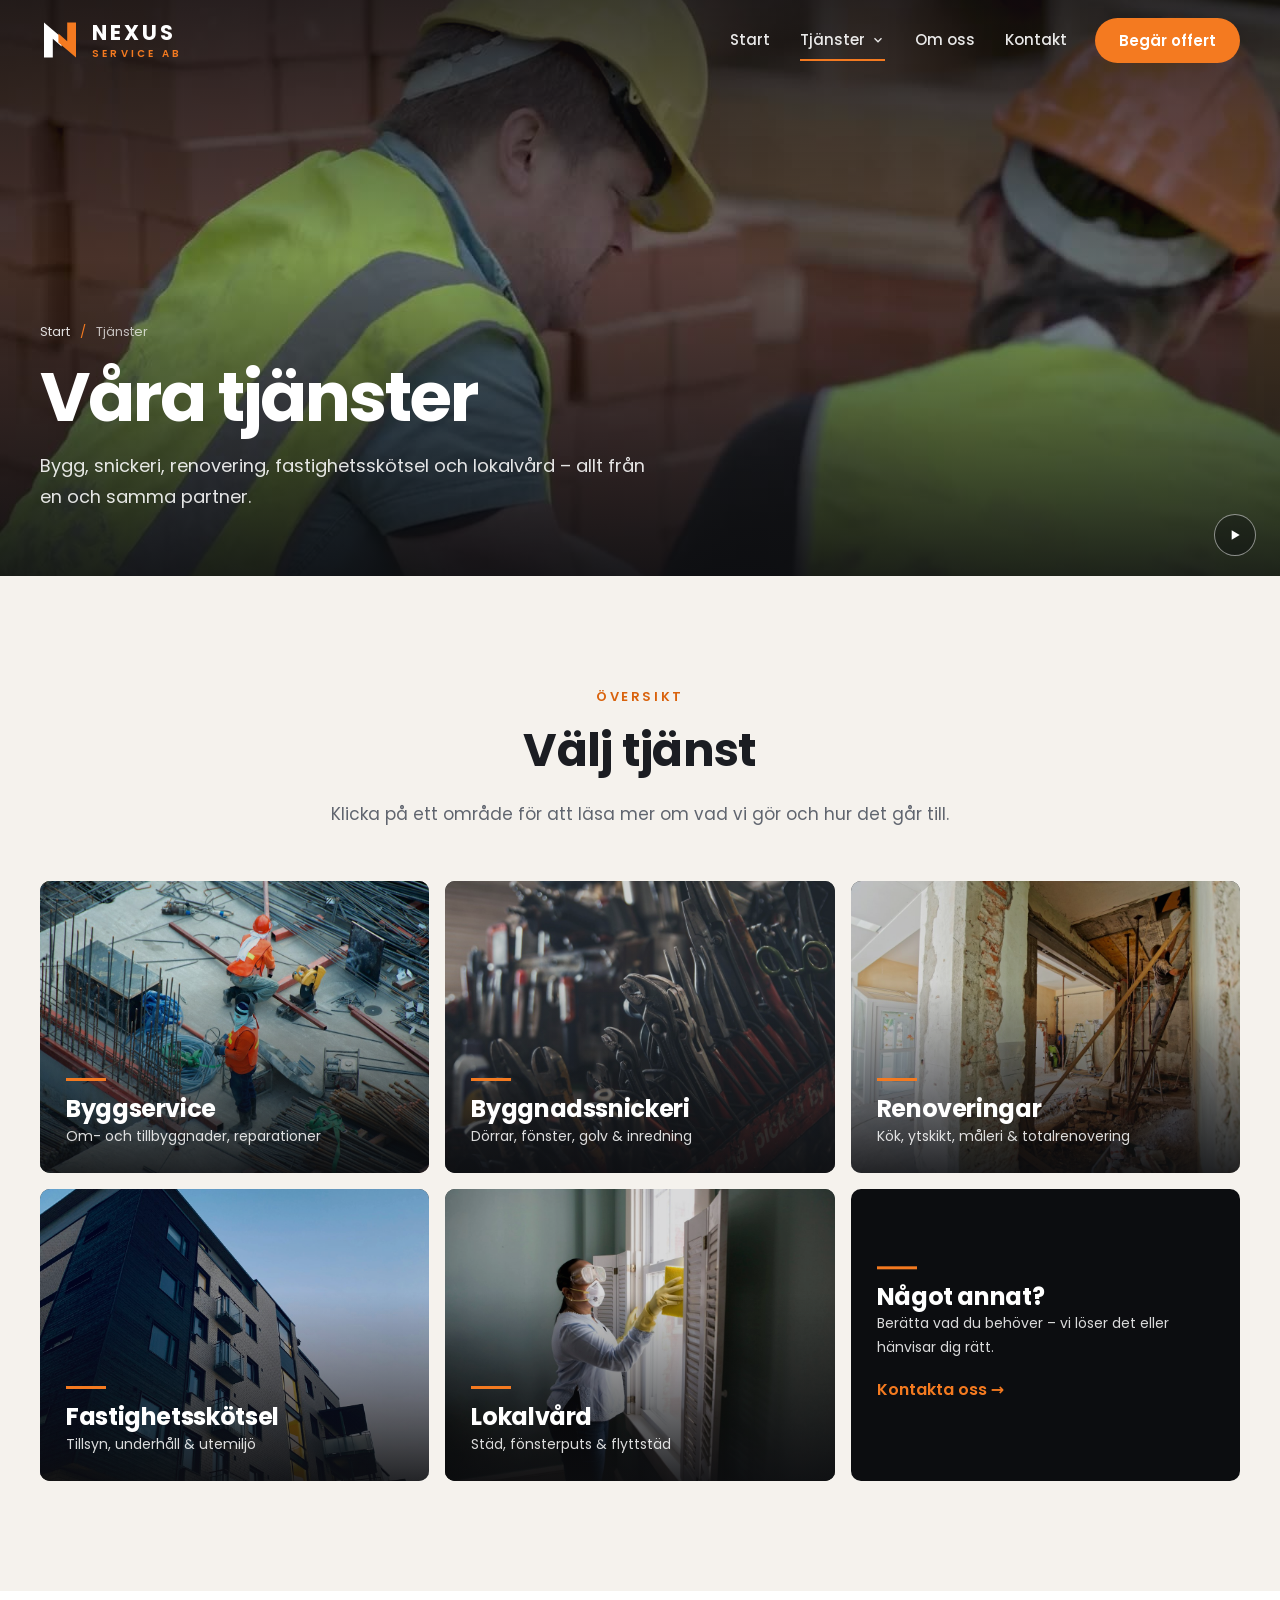
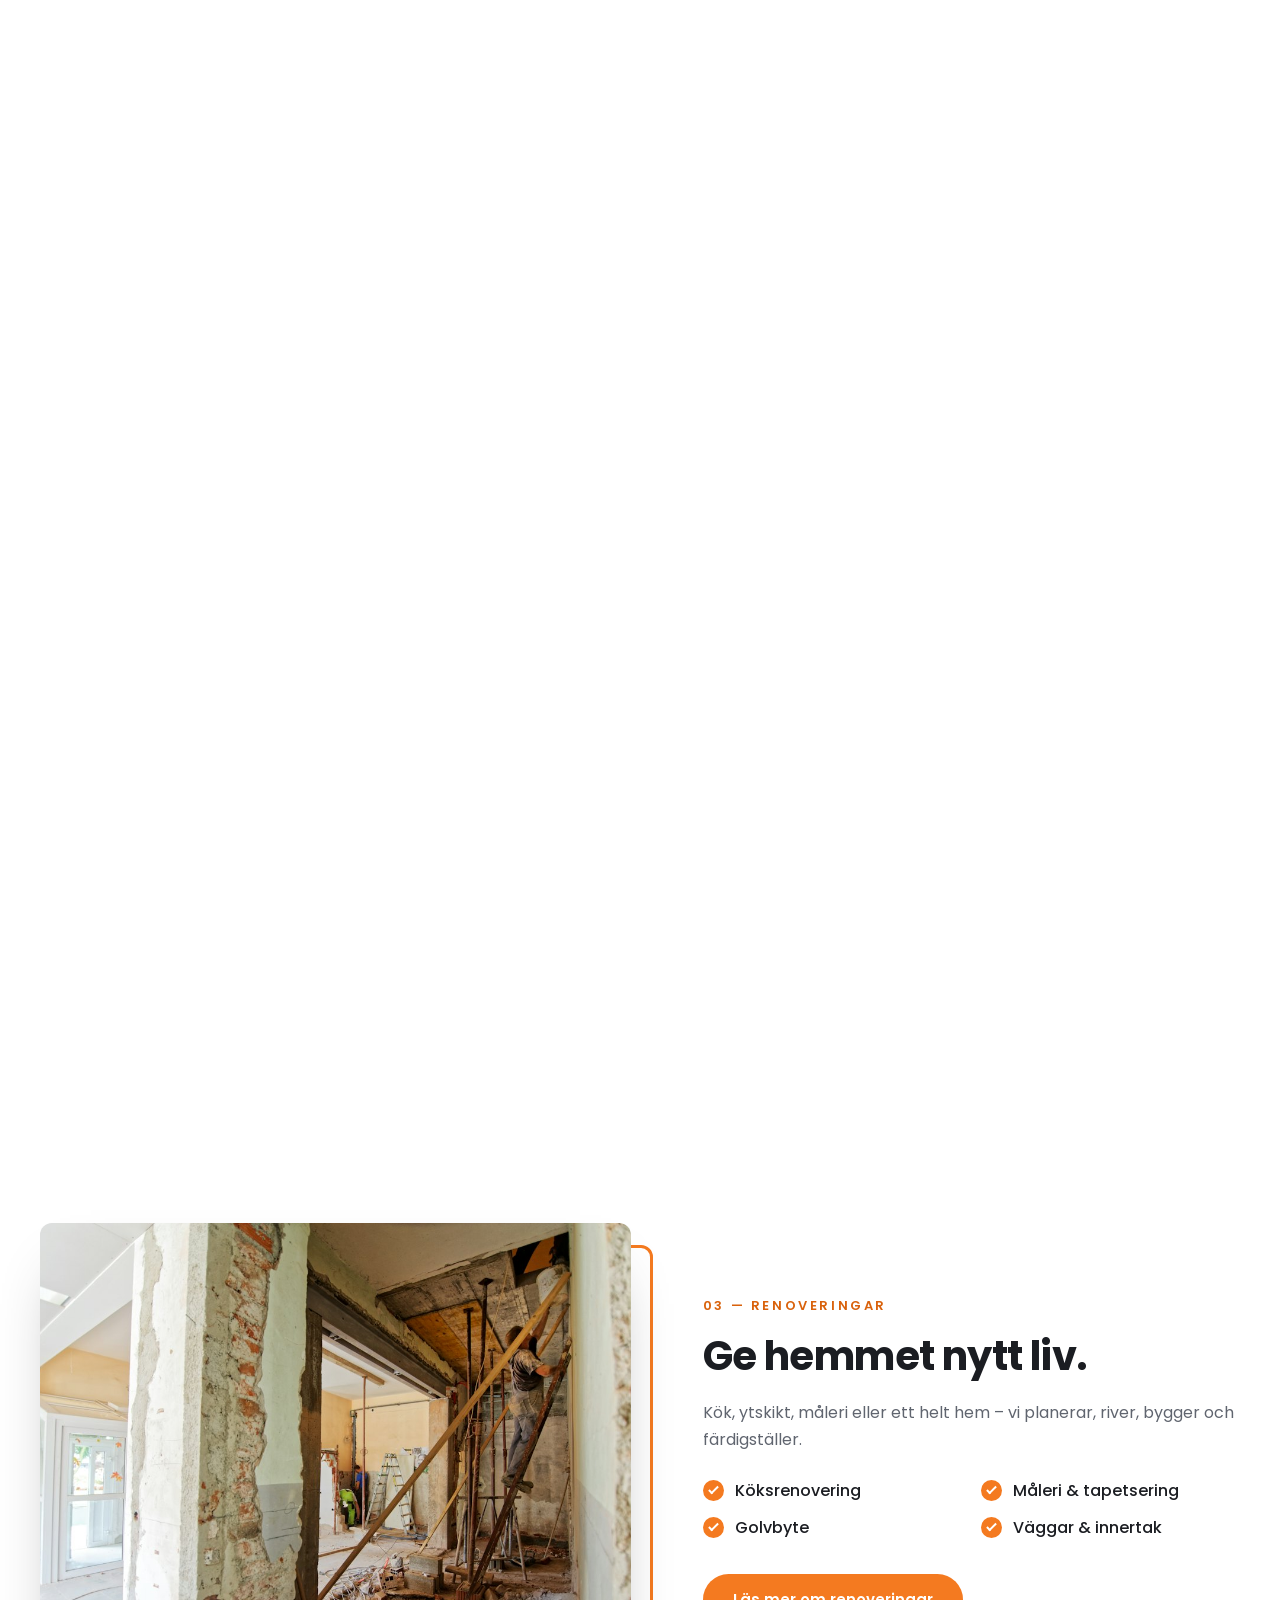
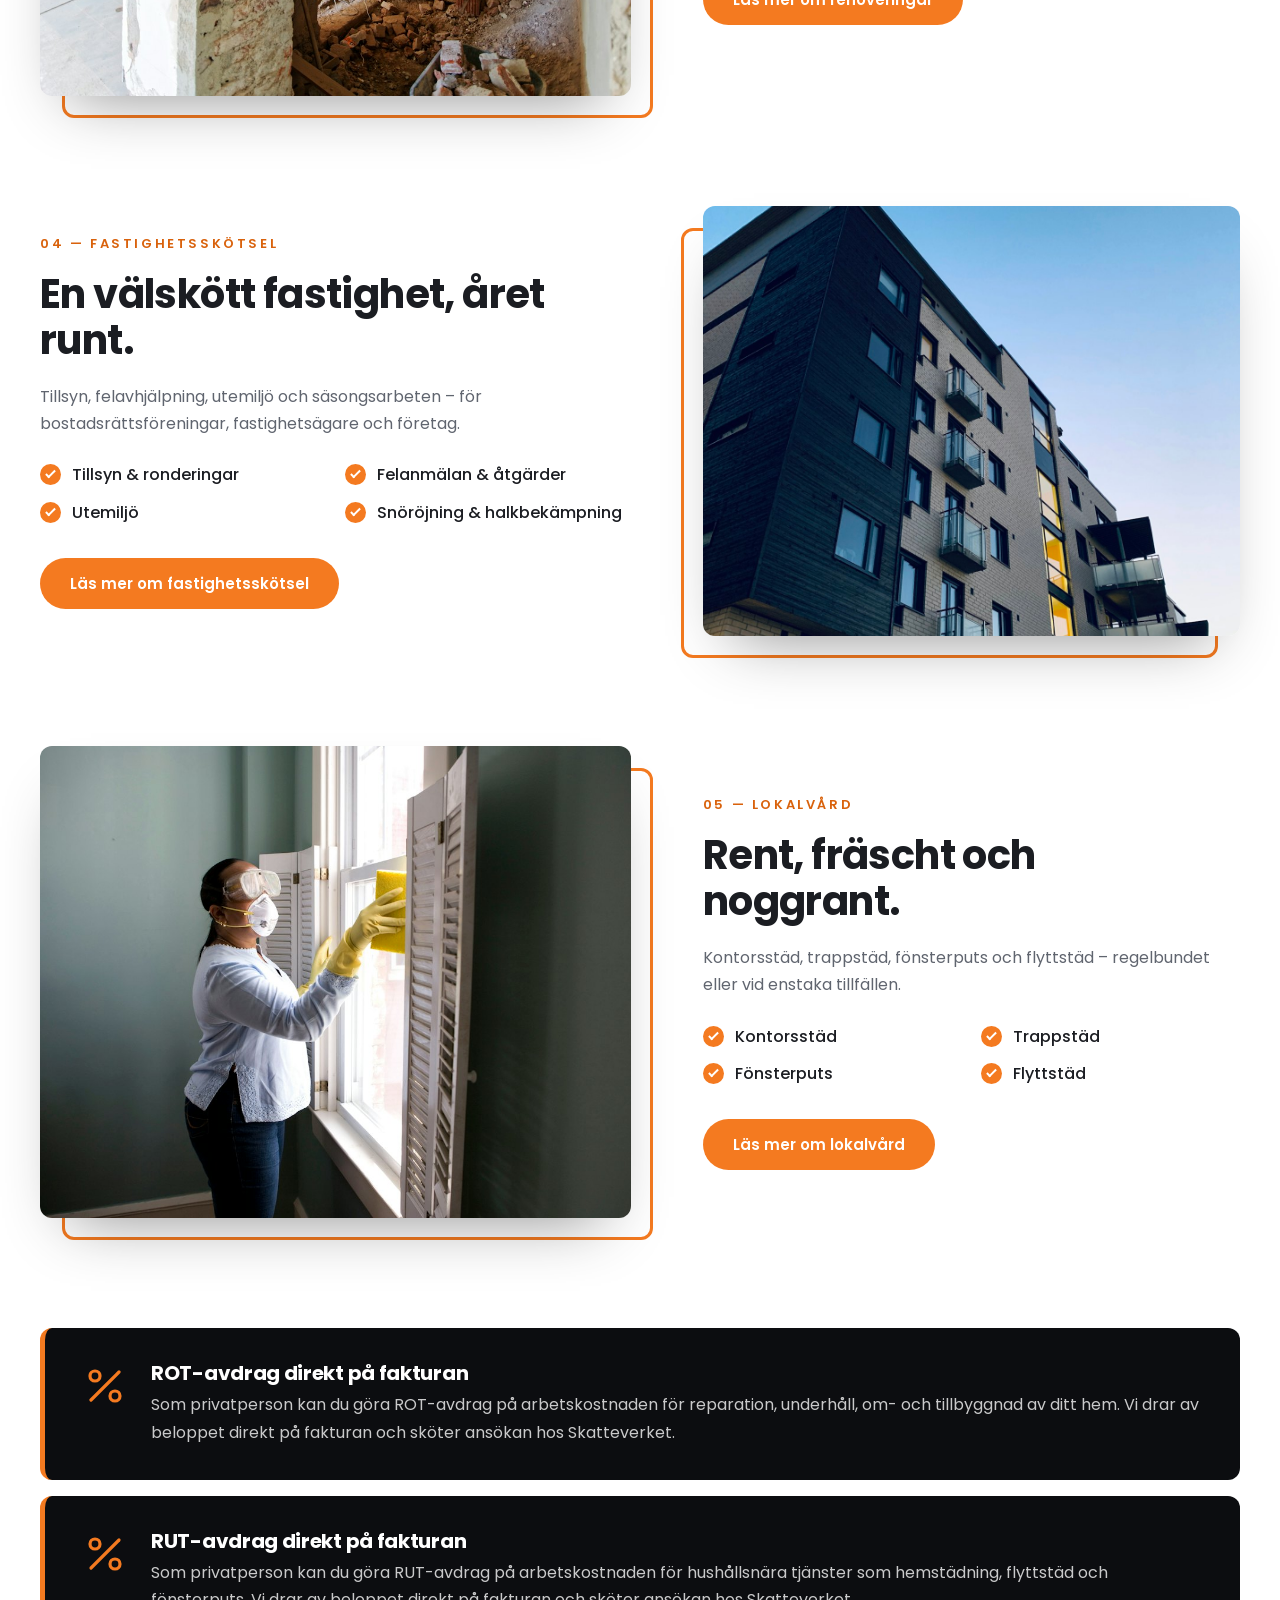
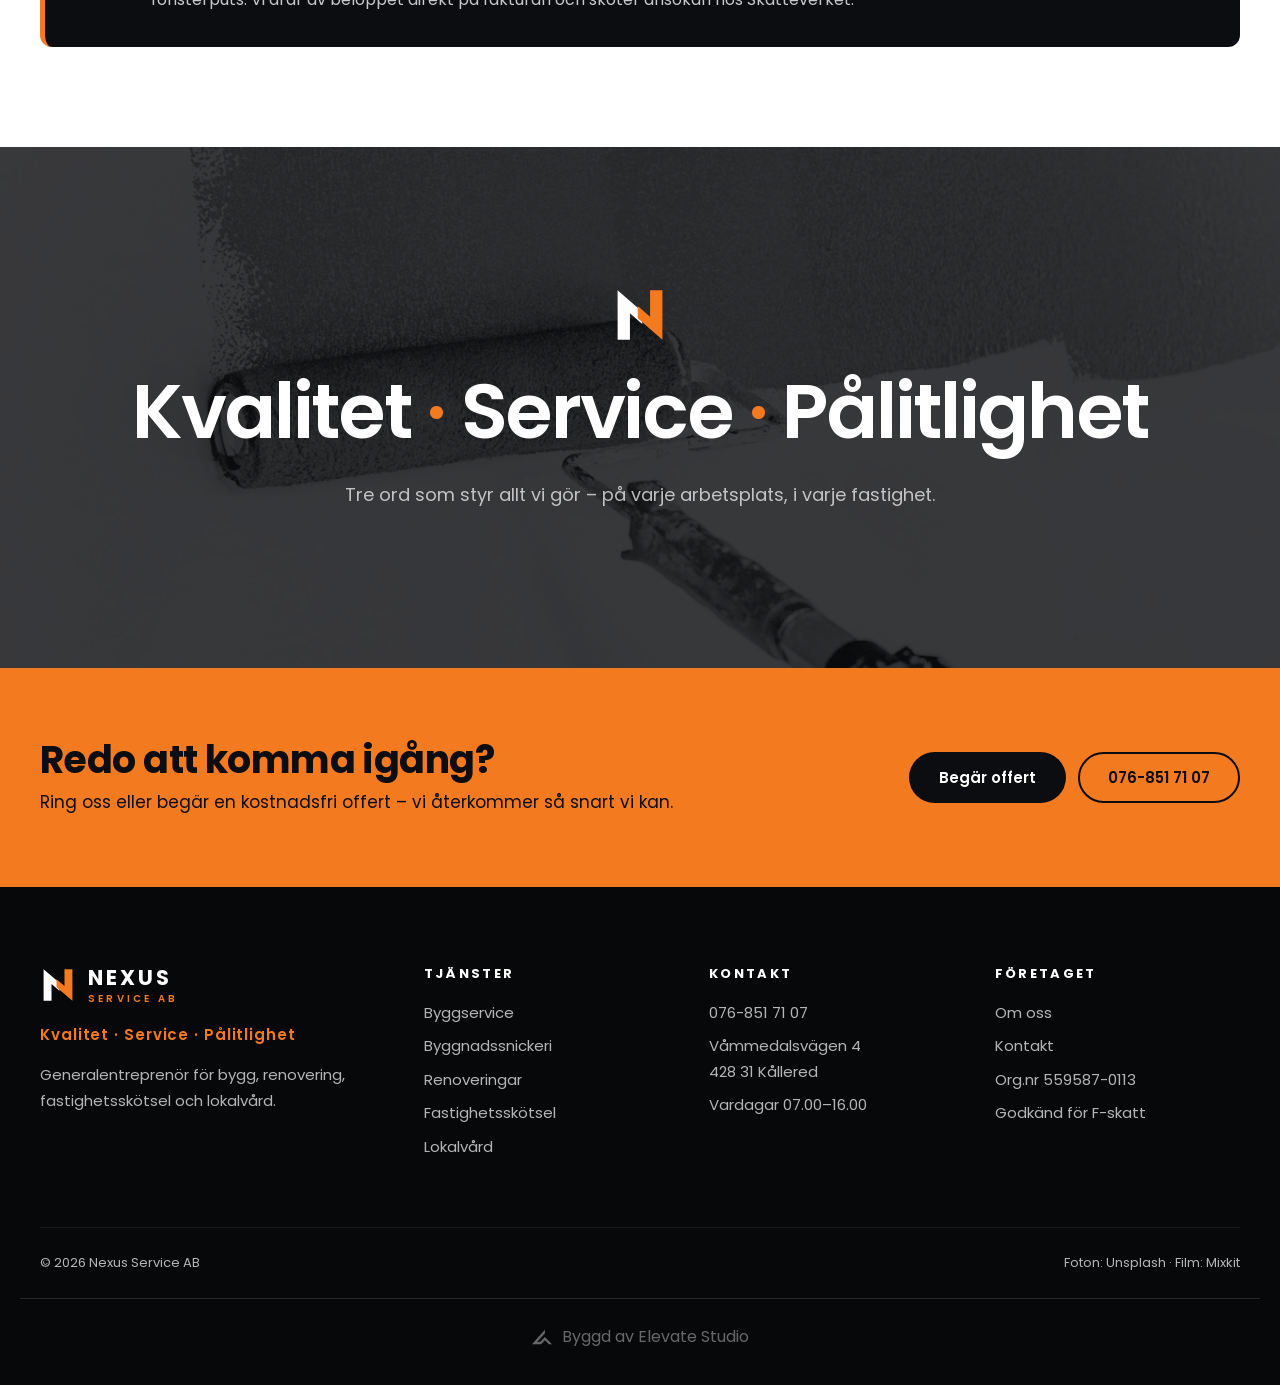
<file: tjanster.html>
<!doctype html>
<html lang="sv">
<head>
  <meta charset="utf-8">
  <meta name="viewport" content="width=device-width, initial-scale=1">
  <title>Tjänster – Nexus Service AB</title>
  <meta name="description" content="Byggservice, byggnadssnickeri, renoveringar, fastighetsskötsel och lokalvård från Nexus Service AB.">
  <meta name="theme-color" content="#0c0d10">
  <meta property="og:title" content="Tjänster – Nexus Service AB">
  <meta property="og:description" content="Byggservice, byggnadssnickeri, renoveringar, fastighetsskötsel och lokalvård från Nexus Service AB.">
  <meta property="og:image" content="assets/video/hero-poster.jpg">
  <meta property="og:locale" content="sv_SE">
  <link rel="icon" href="assets/img/mark.svg" type="image/svg+xml">
  <link rel="preconnect" href="https://fonts.googleapis.com">
  <link rel="preconnect" href="https://fonts.gstatic.com" crossorigin>
  <link href="https://fonts.googleapis.com/css2?family=Poppins:wght@400;500;600;700&display=swap" rel="stylesheet">
  <link rel="stylesheet" href="assets/css/style.css">
</head>
<body>

<a class="skip" href="#main">Hoppa till innehåll</a>

<header class="site-header" id="top">
  <div class="navbar">
    <div class="wrap header-inner">
      <a class="brand" href="index.html" aria-label="Nexus Service AB – till startsidan">
        <img src="assets/img/mark.svg" alt="" width="40" height="40">
        <span class="brand-text"><strong>NEXUS</strong><small>Service AB</small></span>
      </a>
      <nav class="nav" aria-label="Huvudmeny">
        <a href="index.html">Start</a>
        <div class="nav-drop">
          <a href="tjanster.html" aria-current="page">Tjänster <svg viewBox="0 0 24 24" width="14" height="14" fill="none" stroke="currentColor" stroke-width="2.2"><path d="M6 9l6 6 6-6"/></svg></a>
          <div class="dropdown"><a href="byggservice.html"><strong>Byggservice</strong><small>Om- och tillbyggnader, reparationer</small></a><a href="snickeri.html"><strong>Byggnadssnickeri</strong><small>Dörrar, fönster, golv & inredning</small></a><a href="renoveringar.html"><strong>Renoveringar</strong><small>Kök, ytskikt, måleri & totalrenovering</small></a><a href="fastighetsskotsel.html"><strong>Fastighetsskötsel</strong><small>Tillsyn, underhåll & utemiljö</small></a><a href="lokalvard.html"><strong>Lokalvård</strong><small>Städ, fönsterputs & flyttstäd</small></a></div>
        </div>
        <a href="om-oss.html">Om oss</a>
        <a href="kontakt.html">Kontakt</a>
      </nav>
      <a class="btn btn-solid header-cta" href="kontakt.html#offert">Begär offert</a>
      <button class="burger" aria-label="Öppna meny" aria-expanded="false" aria-controls="mobile-nav"><span></span><span></span></button>
    </div>
    <nav class="mobile-nav" id="mobile-nav" aria-label="Mobilmeny">
      <a href="index.html">Start</a>
      <a href="tjanster.html">Tjänster</a>
      <a class="sub" href="byggservice.html">Byggservice</a><a class="sub" href="snickeri.html">Byggnadssnickeri</a><a class="sub" href="renoveringar.html">Renoveringar</a><a class="sub" href="fastighetsskotsel.html">Fastighetsskötsel</a><a class="sub" href="lokalvard.html">Lokalvård</a>
      <a href="om-oss.html">Om oss</a>
      <a href="kontakt.html">Kontakt</a>
      <a class="btn btn-solid" href="tel:+46768517107">Ring 076-851 71 07</a>
    </nav>
  </div>
</header>

<main id="main">

<section class="page-hero">
  <video class="page-hero-video" id="page-video" autoplay muted loop playsinline preload="metadata" poster="assets/video/byggservice.jpg" aria-hidden="true"><source src="assets/video/byggservice.mp4" type="video/mp4"></video>
  <button class="video-toggle" type="button" data-video-toggle aria-controls="page-video" aria-label="Pausa bakgrundsvideo"><svg class="i-pause" viewBox="0 0 24 24" width="16" height="16" fill="currentColor"><rect x="6" y="5" width="4" height="14"/><rect x="14" y="5" width="4" height="14"/></svg><svg class="i-play" viewBox="0 0 24 24" width="16" height="16" fill="currentColor"><path d="M7 5l12 7-12 7z"/></svg></button>
  <div class="page-hero-inner wrap">
    <nav class="crumbs" aria-label="Brödsmulor"><a href="index.html">Start</a><span aria-hidden="true">/</span><span>Tjänster</span></nav>
    <h1>Våra tjänster</h1>
    <p class="lead">Bygg, snickeri, renovering, fastighetsskötsel och lokalvård – allt från en och samma partner.</p>
  </div>
</section>

<section class="services">
  <div class="wrap">
    <div class="center">
      <p class="eyebrow dark reveal">Översikt</p>
      <h2 class="section-title reveal">Välj tjänst</h2>
      <p class="section-lead reveal">Klicka på ett område för att läsa mer om vad vi gör och hur det går till.</p>
    </div>
    <div class="tiles">
    <a class="tile reveal" href="byggservice.html">
      <img src="assets/img/byggservice.jpg" alt="" loading="lazy">
      <span class="go"><svg viewBox="0 0 24 24" width="18" height="18" fill="none" stroke="#fff" stroke-width="2.2"><path d="M5 12h14M13 6l6 6-6 6"/></svg></span>
      <div class="tile-text"><h3>Byggservice</h3><p>Om- och tillbyggnader, reparationer</p></div>
    </a>
    <a class="tile reveal" href="snickeri.html">
      <img src="assets/img/snickeri.jpg" alt="" loading="lazy">
      <span class="go"><svg viewBox="0 0 24 24" width="18" height="18" fill="none" stroke="#fff" stroke-width="2.2"><path d="M5 12h14M13 6l6 6-6 6"/></svg></span>
      <div class="tile-text"><h3>Byggnadssnickeri</h3><p>Dörrar, fönster, golv & inredning</p></div>
    </a>
    <a class="tile reveal" href="renoveringar.html">
      <img src="assets/img/renovering.jpg" alt="" loading="lazy">
      <span class="go"><svg viewBox="0 0 24 24" width="18" height="18" fill="none" stroke="#fff" stroke-width="2.2"><path d="M5 12h14M13 6l6 6-6 6"/></svg></span>
      <div class="tile-text"><h3>Renoveringar</h3><p>Kök, ytskikt, måleri & totalrenovering</p></div>
    </a>
    <a class="tile reveal" href="fastighetsskotsel.html">
      <img src="assets/img/fastighet.jpg" alt="" loading="lazy">
      <span class="go"><svg viewBox="0 0 24 24" width="18" height="18" fill="none" stroke="#fff" stroke-width="2.2"><path d="M5 12h14M13 6l6 6-6 6"/></svg></span>
      <div class="tile-text"><h3>Fastighetsskötsel</h3><p>Tillsyn, underhåll & utemiljö</p></div>
    </a>
    <a class="tile reveal" href="lokalvard.html">
      <img src="assets/img/lokalvard.jpg" alt="" loading="lazy">
      <span class="go"><svg viewBox="0 0 24 24" width="18" height="18" fill="none" stroke="#fff" stroke-width="2.2"><path d="M5 12h14M13 6l6 6-6 6"/></svg></span>
      <div class="tile-text"><h3>Lokalvård</h3><p>Städ, fönsterputs & flyttstäd</p></div>
    </a>
    <a class="tile tile-cta reveal" href="kontakt.html#offert">
      <div class="tile-text">
        <h3>Något annat?</h3>
        <p>Berätta vad du behöver – vi löser det eller hänvisar dig rätt.</p>
        <span class="arrow">Kontakta oss →</span>
      </div>
    </a>
    </div>
  </div>
</section>

<section class="features">
  <div class="wrap">
    <article class="feature reveal" id="byggservice">
      <div class="feature-media"><img src="assets/img/byggservice.jpg" alt="" loading="lazy"></div>
      <div class="feature-body">
        <p class="eyebrow dark">01 — Byggservice</p>
        <h2>Byggservice som håller vad den lovar.</h2>
        <p>Om- och tillbyggnader, reparationer och löpande byggjobb – för villaägare, bostadsrättsföreningar och företag.</p>
        <ul class="checks"><li>Om- och tillbyggnad</li><li>Altaner & trädäck</li><li>Reparationer</li><li>Fasad & tak</li></ul>
        <a class="btn btn-solid" href="byggservice.html">Läs mer om byggservice</a>
      </div>
    </article>
    <article class="feature reverse reveal" id="snickeri">
      <div class="feature-media"><img src="assets/img/snickeri.jpg" alt="" loading="lazy"></div>
      <div class="feature-body">
        <p class="eyebrow dark">02 — Byggnadssnickeri</p>
        <h2>Snickeri med känsla för detaljer.</h2>
        <p>Dörrar, fönster, golv, lister och platsbyggd inredning – monterat med precision och rätt material.</p>
        <ul class="checks"><li>Dörrar</li><li>Fönster</li><li>Golv</li><li>Lister & foder</li></ul>
        <a class="btn btn-solid" href="snickeri.html">Läs mer om byggnadssnickeri</a>
      </div>
    </article>
    <article class="feature reveal" id="renoveringar">
      <div class="feature-media"><img src="assets/img/renovering.jpg" alt="" loading="lazy"></div>
      <div class="feature-body">
        <p class="eyebrow dark">03 — Renoveringar</p>
        <h2>Ge hemmet nytt liv.</h2>
        <p>Kök, ytskikt, måleri eller ett helt hem – vi planerar, river, bygger och färdigställer.</p>
        <ul class="checks"><li>Köksrenovering</li><li>Måleri & tapetsering</li><li>Golvbyte</li><li>Väggar & innertak</li></ul>
        <a class="btn btn-solid" href="renoveringar.html">Läs mer om renoveringar</a>
      </div>
    </article>
    <article class="feature reverse reveal" id="fastighetsskotsel">
      <div class="feature-media"><img src="assets/img/fastighet.jpg" alt="" loading="lazy"></div>
      <div class="feature-body">
        <p class="eyebrow dark">04 — Fastighetsskötsel</p>
        <h2>En välskött fastighet, året runt.</h2>
        <p>Tillsyn, felavhjälpning, utemiljö och säsongsarbeten – för bostadsrättsföreningar, fastighetsägare och företag.</p>
        <ul class="checks"><li>Tillsyn & ronderingar</li><li>Felanmälan & åtgärder</li><li>Utemiljö</li><li>Snöröjning & halkbekämpning</li></ul>
        <a class="btn btn-solid" href="fastighetsskotsel.html">Läs mer om fastighetsskötsel</a>
      </div>
    </article>
    <article class="feature reveal" id="lokalvard">
      <div class="feature-media"><img src="assets/img/lokalvard.jpg" alt="" loading="lazy"></div>
      <div class="feature-body">
        <p class="eyebrow dark">05 — Lokalvård</p>
        <h2>Rent, fräscht och noggrant.</h2>
        <p>Kontorsstäd, trappstäd, fönsterputs och flyttstäd – regelbundet eller vid enstaka tillfällen.</p>
        <ul class="checks"><li>Kontorsstäd</li><li>Trappstäd</li><li>Fönsterputs</li><li>Flyttstäd</li></ul>
        <a class="btn btn-solid" href="lokalvard.html">Läs mer om lokalvård</a>
      </div>
    </article>
  </div>
</section>

<section class="notice-wrap">
  <div class="wrap" style="display:grid;gap:16px"><div class="notice reveal">
      <div class="notice-icon"><svg viewBox="0 0 24 24" width="48" height="48" fill="none" stroke="currentColor" stroke-width="1.6" stroke-linecap="round" stroke-linejoin="round" aria-hidden="true"><path d="M19 5L5 19"/><circle cx="7" cy="7" r="2.5"/><circle cx="17" cy="17" r="2.5"/></svg></div>
      <div><h3>ROT-avdrag direkt på fakturan</h3><p>Som privatperson kan du göra ROT-avdrag på arbetskostnaden för reparation, underhåll, om- och tillbyggnad av ditt hem. Vi drar av beloppet direkt på fakturan och sköter ansökan hos Skatteverket.</p></div>
    </div><div class="notice reveal">
      <div class="notice-icon"><svg viewBox="0 0 24 24" width="48" height="48" fill="none" stroke="currentColor" stroke-width="1.6" stroke-linecap="round" stroke-linejoin="round" aria-hidden="true"><path d="M19 5L5 19"/><circle cx="7" cy="7" r="2.5"/><circle cx="17" cy="17" r="2.5"/></svg></div>
      <div><h3>RUT-avdrag direkt på fakturan</h3><p>Som privatperson kan du göra RUT-avdrag på arbetskostnaden för hushållsnära tjänster som hemstädning, flyttstäd och fönsterputs. Vi drar av beloppet direkt på fakturan och sköter ansökan hos Skatteverket.</p></div>
    </div></div>
</section>

<section class="motto">
  <div class="motto-bg" style="background-image:url('assets/img/malning.jpg')" aria-hidden="true"></div>
  <div class="wrap center">
    <img class="motto-mark" src="assets/img/mark.svg" alt="" width="56" height="56">
    <blockquote class="reveal">
      <p>Kvalitet <span>·</span> Service <span>·</span> Pålitlighet</p>
    </blockquote>
    <p class="motto-sub reveal">Tre ord som styr allt vi gör – på varje arbetsplats, i varje fastighet.</p>
  </div>
</section>

<section class="cta-band">
  <div class="wrap">
    <div class="reveal">
      <h2>Redo att komma igång?</h2>
      <p>Ring oss eller begär en kostnadsfri offert – vi återkommer så snart vi kan.</p>
    </div>
    <div class="actions reveal">
      <a class="btn btn-dark" href="kontakt.html#offert">Begär offert</a>
      <a class="btn btn-outline" href="tel:+46768517107">076-851 71 07</a>
    </div>
  </div>
</section>

</main>

<footer class="site-footer">
  <div class="wrap footer-grid">
    <div>
      <a class="brand" href="index.html"><img src="assets/img/mark.svg" alt="" width="36" height="36"><span class="brand-text"><strong>NEXUS</strong><small>Service AB</small></span></a>
      <p class="footer-motto">Kvalitet · Service · Pålitlighet</p>
      <p>Generalentreprenör för bygg, renovering, fastighetsskötsel och lokalvård.</p>
    </div>
    <div>
      <h4>Tjänster</h4>
      <a href="byggservice.html">Byggservice</a><a href="snickeri.html">Byggnadssnickeri</a><a href="renoveringar.html">Renoveringar</a><a href="fastighetsskotsel.html">Fastighetsskötsel</a><a href="lokalvard.html">Lokalvård</a>
    </div>
    <div>
      <h4>Kontakt</h4>
      <a href="tel:+46768517107">076-851 71 07</a>
      <span>Våmmedalsvägen 4<br>428 31 Kållered</span>
      <span>Vardagar 07.00–16.00</span>
    </div>
    <div>
      <h4>Företaget</h4>
      <a href="om-oss.html">Om oss</a>
      <a href="kontakt.html">Kontakt</a>
      <span>Org.nr 559587-0113</span>
      <span>Godkänd för F-skatt</span>
    </div>
  </div>
  <div class="wrap footer-bottom">
    <span>© <span data-year>2026</span> Nexus Service AB</span>
    <span>Foton: Unsplash · Film: Mixkit</span>
  </div>
<!-- elevate-credit -->
<style>.elevate-credit{max-width:1240px;margin:24px auto 0;padding:20px 16px 0;border-top:1px solid rgba(128,128,128,.25);display:flex;justify-content:center;box-sizing:border-box}.elevate-credit a{display:inline-flex;align-items:center;gap:10px;padding:8px 0;font:inherit;font-size:15px;line-height:1;color:inherit;opacity:.55;text-decoration:none;transition:opacity .2s}.elevate-credit a:hover,.elevate-credit a:focus-visible{opacity:1}.elevate-credit svg{width:20px;height:20px;flex:none;display:block}@media(min-width:1024px){.elevate-credit a{font-size:16px}}</style>
<div class="elevate-credit"><a href="https://elevatestudio.nu" target="_blank" rel="noopener"><svg viewBox="0 0 1884.3 1353.9" aria-hidden="true"><path d="M0.0 1353.9 L1218.7 0.0 L1218.7 329.1 L479.7 1136.4 L786.7 1132.4 L1215.5 687.4 L1884.3 1349.9 L1590.1 1349.9 L1218.6 994.7 L865.4 1349.9Z" fill="currentColor"/></svg>Byggd av Elevate Studio</a></div>
</footer>

<script src="assets/js/main.js" defer></script>
</body>
</html>
</file>
<file: assets/css/style.css>
/* Nexus Service AB — mörk, exklusiv känsla (Upsala GK) möter kraftfull entreprenadprofil (Ängö) */
:root {
  --ink: #0c0d10;
  --ink-2: #15171c;
  --ink-3: #1f2228;
  --orange: #f47a20;
  --orange-deep: #d9620c;
  --sand: #f5f2ed;
  --paper: #ffffff;
  --text: #1b1d22;
  --muted: #60656f;
  --line: rgba(255, 255, 255, .14);
  --line-dark: #e4e0d9;
  --font: "Poppins", system-ui, -apple-system, "Segoe UI", Roboto, Arial, sans-serif;
  --radius: 12px;
  --wrap: 1200px;
  --ease: cubic-bezier(.2, .7, .2, 1);
}

*, *::before, *::after { box-sizing: border-box; }
html { scroll-behavior: smooth; scroll-padding-top: 90px; }
body {
  margin: 0;
  font-family: var(--font);
  font-size: 16px;
  line-height: 1.7;
  color: var(--text);
  background: var(--paper);
  -webkit-font-smoothing: antialiased;
}
img, video { max-width: 100%; display: block; }
a { color: inherit; }
h1, h2, h3, h4 { margin: 0 0 .5em; line-height: 1.15; font-weight: 700; letter-spacing: -.015em; }
p { margin: 0 0 1em; }

.wrap { width: min(var(--wrap), 100% - 40px); margin-inline: auto; }
.center { text-align: center; }
.skip { position: absolute; left: -999px; top: 8px; background: var(--orange); color: #fff; padding: 8px 14px; z-index: 100; border-radius: 6px; }
.skip:focus { left: 8px; }

.eyebrow { font-size: 13px; font-weight: 600; letter-spacing: .2em; text-transform: uppercase; color: var(--orange); margin-bottom: 16px; }
.eyebrow.dark { color: var(--orange-deep); }
.section-title { font-size: clamp(30px, 4vw, 46px); }
.section-lead { max-width: 640px; color: var(--muted); font-size: 17px; }
.center .section-lead, .section-lead.center { margin-inline: auto; }

/* ---------- Knappar ---------- */
.btn {
  display: inline-flex; align-items: center; justify-content: center; gap: .55em;
  font: 600 15px/1 var(--font);
  padding: 16px 28px; border-radius: 999px; text-decoration: none;
  border: 2px solid transparent; cursor: pointer;
  transition: background .25s var(--ease), color .25s var(--ease), border-color .25s var(--ease), transform .25s var(--ease);
}
.btn:hover { transform: translateY(-2px); }
.btn-solid { background: var(--orange); color: #fff; }
.btn-solid:hover { background: var(--orange-deep); }
.btn-ghost { border-color: rgba(255,255,255,.75); color: #fff; }
.btn-ghost:hover { background: #fff; color: var(--ink); }
.btn-dark { background: var(--ink); color: #fff; }
.btn-dark:hover { background: var(--ink-3); }
.btn-outline { border-color: var(--ink); color: var(--ink); }
.btn-outline:hover { background: var(--ink); color: #fff; }
.btn-block { width: 100%; }
.text-link { color: var(--orange-deep); font-weight: 600; text-decoration: none; }
.text-link:hover { text-decoration: underline; }

/* ---------- Header ---------- */
.site-header { position: fixed; inset: 0 0 auto; z-index: 50; transition: transform .35s var(--ease); }
.navbar { transition: background .35s var(--ease), box-shadow .35s var(--ease); position: relative; }
.site-header.scrolled .navbar, .site-header.solid .navbar { background: rgba(12,13,16,.96); backdrop-filter: blur(10px); }
.site-header.scrolled .navbar::after, .site-header.solid .navbar::after { content: ""; position: absolute; left: 0; right: 0; bottom: 0; height: 3px; background: var(--orange); }
.header-inner { display: flex; align-items: center; gap: 28px; height: 80px; }
.brand { display: inline-flex; align-items: center; gap: 12px; text-decoration: none; color: #fff; flex-shrink: 0; }
.brand-text { display: flex; flex-direction: column; line-height: 1; }
.brand-text strong { font-size: 21px; font-weight: 700; letter-spacing: .14em; }
.brand-text small { font-size: 10px; font-weight: 600; letter-spacing: .32em; color: var(--orange); text-transform: uppercase; margin-top: 6px; }
.nav { margin-left: auto; display: flex; align-items: center; gap: 30px; }
.nav > a, .nav-drop > a { color: rgba(255,255,255,.9); text-decoration: none; font-weight: 500; font-size: 15px; position: relative; padding: 8px 0; }
.nav > a::after, .nav-drop > a::after { content: ""; position: absolute; left: 0; right: 100%; bottom: 0; height: 2px; background: var(--orange); transition: right .3s var(--ease); }
.nav > a:hover::after, .nav > a[aria-current="page"]::after, .nav-drop:hover > a::after, .nav-drop > a[aria-current="page"]::after { right: 0; }
.nav > a:hover, .nav-drop > a:hover { color: #fff; }
.nav-drop { position: relative; }
.nav-drop > a { display: inline-flex; align-items: center; gap: 6px; }
.nav-drop > a svg { transition: transform .25s var(--ease); }
.nav-drop:hover > a svg, .nav-drop:focus-within > a svg { transform: rotate(180deg); }
.dropdown {
  position: absolute; top: 100%; left: -24px; min-width: 270px; padding: 12px; margin-top: 14px;
  background: var(--paper); border-radius: var(--radius); box-shadow: 0 30px 60px -20px rgba(0,0,0,.45);
  opacity: 0; visibility: hidden; transform: translateY(8px); transition: opacity .25s var(--ease), transform .25s var(--ease), visibility .25s;
}
.dropdown::before { content: ""; position: absolute; left: 0; right: 0; top: -16px; height: 16px; }
.nav-drop:hover .dropdown, .nav-drop:focus-within .dropdown { opacity: 1; visibility: visible; transform: none; }
.dropdown a { display: block; padding: 10px 14px; border-radius: 8px; text-decoration: none; color: var(--text); font-weight: 600; font-size: 15px; }
.dropdown a small { display: block; font-weight: 400; color: var(--muted); font-size: 13px; }
.dropdown a:hover { background: var(--sand); }
.dropdown a:hover strong { color: var(--orange-deep); }
.header-cta { padding: 13px 22px; }
.burger { display: none; margin-left: auto; width: 44px; height: 44px; background: none; border: 0; cursor: pointer; position: relative; }
.burger span { position: absolute; left: 10px; right: 10px; height: 2px; background: #fff; transition: transform .3s var(--ease), top .3s var(--ease); }
.burger span:first-child { top: 17px; }
.burger span:last-child { top: 25px; }
.burger[aria-expanded="true"] span:first-child { top: 21px; transform: rotate(45deg); }
.burger[aria-expanded="true"] span:last-child { top: 21px; transform: rotate(-45deg); }
.mobile-nav { display: none; }

/* ---------- Hero (startsida, video) ---------- */
.hero { position: relative; min-height: 100vh; min-height: 100svh; display: flex; align-items: flex-start; text-align: left; color: #fff; overflow: hidden; background: var(--ink); }
.hero-video, .page-hero-video { position: absolute; inset: 0; width: 100%; height: 100%; object-fit: cover; }
.hero::after {
  content: ""; position: absolute; inset: 0;
  background:
    linear-gradient(180deg, rgba(12,13,16,.7) 0%, rgba(12,13,16,.45) 40%, rgba(12,13,16,.6) 100%);
}
.hero-inner { position: relative; z-index: 1; padding: 22vh 0 60px; }
.hero h1 { font-size: clamp(44px, 8vw, 112px); line-height: 1.02; letter-spacing: -.035em; max-width: 1000px; margin: 0 0 22px; }
.hero-seo { max-width: 560px; font-size: 15px; line-height: 1.7; color: rgba(255,255,255,.78); margin: 0 0 34px; }
.hero h1 span { color: var(--orange); }
.hero .lead { font-size: clamp(16px, 1.5vw, 20px); max-width: 600px; color: rgba(255,255,255,.88); margin-bottom: 34px; }
.hero-cta { display: flex; gap: 14px; flex-wrap: wrap; }
.hero-services {
  position: relative; z-index: 1; margin-top: 70px; display: grid; grid-template-columns: repeat(5, 1fr);
  border-top: 1px solid var(--line);
}
.hero-services a { padding: 22px 18px 30px 0; text-decoration: none; color: #fff; border-right: 1px solid var(--line); padding-left: 18px; transition: background .3s var(--ease); }
.hero-services a:first-child { padding-left: 0; }
.hero-services a:last-child { border-right: 0; }
.hero-services a:hover { background: rgba(244,122,32,.12); }
.hero-services span { display: block; font-size: 12px; letter-spacing: .16em; text-transform: uppercase; color: var(--orange); font-weight: 600; }
.hero-services strong { font-size: 17px; font-weight: 600; }
.video-toggle {
  position: absolute; z-index: 2; right: 24px; bottom: 24px; width: 42px; height: 42px; border-radius: 50%;
  border: 1px solid rgba(255,255,255,.5); background: rgba(12,13,16,.4); color: #fff; cursor: pointer; display: grid; place-items: center;
}
.video-toggle:hover { background: var(--orange); border-color: var(--orange); }
.video-toggle .i-play { display: none; }
.video-toggle.paused .i-play { display: block; }
.video-toggle.paused .i-pause { display: none; }

/* ---------- Sidhero (undersidor) ---------- */
.page-hero { position: relative; min-height: 64vh; display: flex; align-items: flex-end; color: #fff; overflow: hidden; background: var(--ink); }
.page-hero.short { min-height: 46vh; }
.page-hero::after { content: ""; position: absolute; inset: 0; background: linear-gradient(180deg, rgba(12,13,16,.75) 0%, rgba(12,13,16,.35) 45%, rgba(12,13,16,.9) 100%); }
.page-hero-inner { position: relative; z-index: 1; padding: 180px 0 64px; }
.page-hero h1 { font-size: clamp(36px, 5.4vw, 72px); letter-spacing: -.03em; line-height: 1.04; max-width: 820px; margin-bottom: 18px; }
.page-hero .lead { font-size: clamp(16px, 1.4vw, 19px); max-width: 620px; color: rgba(255,255,255,.88); margin: 0; }
.crumbs { display: flex; gap: 10px; font-size: 13px; color: rgba(255,255,255,.7); margin-bottom: 18px; flex-wrap: wrap; }
.crumbs a { color: rgba(255,255,255,.85); text-decoration: none; }
.crumbs a:hover { color: var(--orange); }
.crumbs span[aria-hidden] { color: var(--orange); }
.page-hero .video-toggle { bottom: 20px; }

/* ---------- Intro-band ---------- */
.intro { padding: 100px 0; }
.intro-grid { display: grid; grid-template-columns: 1.1fr 1fr; gap: 80px; align-items: start; }
.intro h2 { font-size: clamp(28px, 3.4vw, 42px); }
.intro p { color: var(--muted); font-size: 17px; }
.stats { display: grid; grid-template-columns: 1fr 1fr; gap: 0; border-top: 1px solid var(--line-dark); margin-top: 8px; }
.stats div { padding: 22px 16px 22px 0; border-bottom: 1px solid var(--line-dark); }
.stats dt { font-size: 12px; letter-spacing: .14em; text-transform: uppercase; color: var(--muted); font-weight: 600; }
.stats dd { margin: 4px 0 0; font-size: 20px; font-weight: 700; }

/* ---------- Varför (orange band) ---------- */
.why { background: var(--orange); color: var(--ink); padding: 100px 0 110px; position: relative; }
.why::before { content: ""; position: absolute; inset: 0; pointer-events: none; opacity: .07; background: repeating-linear-gradient(135deg, #000 0 2px, transparent 2px 22px); }
.why .section-title { margin-bottom: 56px; position: relative; }
.why-grid { display: grid; grid-template-columns: repeat(3, 1fr); gap: 24px; position: relative; }
.why-card { background: var(--ink); color: #fff; border-radius: var(--radius); padding: 38px 32px; transition: transform .35s var(--ease); }
.why-card:hover { transform: translateY(-6px); }
.why-icon { width: 52px; height: 52px; color: var(--orange); margin-bottom: 22px; }
.why-card h3 { font-size: 20px; text-transform: uppercase; letter-spacing: .01em; }
.why-card p { color: rgba(255,255,255,.78); margin: 0; font-size: 15px; }

/* ---------- Tjänsterutor ---------- */
.services { background: var(--sand); padding: 110px 0 110px; }
.services .section-lead { margin-bottom: 52px; }
.tiles { display: grid; grid-template-columns: repeat(3, 1fr); gap: 16px; }
.tile { position: relative; display: block; aspect-ratio: 4 / 3; overflow: hidden; border-radius: 10px; text-decoration: none; color: #fff; background: var(--ink); }
.tile img { width: 100%; height: 100%; object-fit: cover; transition: transform .9s var(--ease), opacity .5s; opacity: .85; }
.tile::after { content: ""; position: absolute; inset: 0; background: linear-gradient(180deg, transparent 35%, rgba(12,13,16,.88)); }
.tile:hover img { transform: scale(1.07); opacity: 1; }
.tile-text { position: absolute; left: 26px; right: 26px; bottom: 24px; z-index: 1; }
.tile h3 { font-size: 24px; margin: 0 0 2px; }
.tile p { margin: 0; color: rgba(255,255,255,.85); font-size: 14px; }
.tile-text::before { content: ""; display: block; width: 40px; height: 3px; background: var(--orange); margin-bottom: 14px; transition: width .4s var(--ease); }
.tile:hover .tile-text::before { width: 80px; }
.tile .go { position: absolute; top: 20px; right: 20px; z-index: 1; width: 40px; height: 40px; border-radius: 50%; background: var(--orange); display: grid; place-items: center; transform: scale(0); transition: transform .35s var(--ease); }
.tile:hover .go { transform: scale(1); }
.tile-cta { display: flex; }
.tile-cta::after { display: none; }
.tile-cta .tile-text { top: 50%; bottom: auto; translate: 0 -50%; }
.tile-cta .arrow { display: inline-block; margin-top: 16px; color: var(--orange); font-weight: 600; }

/* ---------- Alternerande block ---------- */
.features { padding: 110px 0; }
.features.sand { background: var(--sand); }
.feature { display: grid; grid-template-columns: 1.1fr 1fr; gap: 72px; align-items: center; margin-bottom: 110px; }
.feature:last-child { margin-bottom: 0; }
.feature.reverse .feature-media { order: 2; }
.feature-media { position: relative; z-index: 0; }
.feature-media img { border-radius: var(--radius); aspect-ratio: 5 / 4; object-fit: cover; width: 100%; box-shadow: 0 30px 60px -30px rgba(0,0,0,.45); }
.feature-media::before { content: ""; position: absolute; inset: 22px -22px -22px 22px; border: 3px solid var(--orange); border-radius: var(--radius); z-index: -1; }
.feature.reverse .feature-media::before { inset: 22px 22px -22px -22px; }
.feature-body h2 { font-size: clamp(28px, 3.2vw, 40px); }
.feature-body > p { color: var(--muted); }
.checks { list-style: none; padding: 0; margin: 24px 0 32px; display: grid; grid-template-columns: 1fr 1fr; gap: 10px 20px; }
.checks.one { grid-template-columns: 1fr; }
.checks li { position: relative; padding-left: 32px; font-weight: 500; }
.checks li::before { content: ""; position: absolute; left: 0; top: 3px; width: 21px; height: 21px; border-radius: 50%; background: var(--orange); }
.checks li::after { content: ""; position: absolute; left: 8px; top: 7px; width: 5px; height: 10px; border: solid #fff; border-width: 0 2px 2px 0; transform: rotate(45deg); }

/* ---------- Motto ---------- */
.motto { position: relative; background: var(--ink); color: #fff; padding: 140px 0; overflow: hidden; }
.motto-bg { position: absolute; inset: 0; background-size: cover; background-position: center; opacity: .18; filter: grayscale(1); }
.motto .wrap { position: relative; }
.motto-mark { margin: 0 auto 28px; }
.motto blockquote { margin: 0; }
.motto blockquote p { font-weight: 600; font-size: clamp(34px, 6vw, 80px); letter-spacing: -.03em; line-height: 1.05; margin: 0; }
.motto blockquote span { color: var(--orange); }
.motto-sub { margin-top: 28px; color: rgba(255,255,255,.7); font-size: 18px; }

/* ---------- Process ---------- */
.process { padding: 110px 0; background: var(--paper); }
.process.sand { background: var(--sand); }
.steps { list-style: none; padding: 0; margin: 56px 0 0; display: grid; grid-template-columns: repeat(4, 1fr); }
.steps li { padding: 32px 26px 10px; border-top: 2px solid var(--line-dark); position: relative; }
.steps li::before { content: ""; position: absolute; top: -2px; left: 0; width: 0; height: 2px; background: var(--orange); transition: width .9s var(--ease); }
.steps li.in::before { width: 100%; }
.steps .num { font-size: 48px; font-weight: 700; color: var(--orange); line-height: 1; display: block; margin-bottom: 14px; letter-spacing: -.03em; }
.steps h3 { font-size: 19px; }
.steps p { color: var(--muted); font-size: 15px; }

/* ---------- Kort-rutnät (undersidor) ---------- */
.cards-section { padding: 100px 0; }
.cards-section.sand { background: var(--sand); }
.cards { display: grid; grid-template-columns: repeat(3, 1fr); gap: 20px; margin-top: 48px; }
.cards.four { grid-template-columns: repeat(4, 1fr); }
.card { background: var(--paper); border: 1px solid var(--line-dark); border-radius: var(--radius); padding: 30px 28px; transition: transform .3s var(--ease), box-shadow .3s var(--ease), border-color .3s; }
.cards-section.sand .card { border-color: transparent; }
.card:hover { transform: translateY(-4px); box-shadow: 0 24px 50px -28px rgba(0,0,0,.35); border-color: var(--orange); }
.card-icon { width: 46px; height: 46px; border-radius: 10px; background: rgba(244,122,32,.12); color: var(--orange-deep); display: grid; place-items: center; margin-bottom: 18px; }
.card h3 { font-size: 18px; margin-bottom: 8px; }
.card p { color: var(--muted); font-size: 15px; margin: 0; }
a.card { text-decoration: none; color: inherit; display: block; }
a.card .more { display: inline-block; margin-top: 14px; color: var(--orange-deep); font-weight: 600; font-size: 14px; }

/* ---------- Galleri ---------- */
.gallery { display: grid; grid-template-columns: 2fr 1fr; grid-template-rows: 1fr 1fr; gap: 16px; height: 560px; }
.gallery img { width: 100%; height: 100%; object-fit: cover; border-radius: 10px; }
.gallery img:first-child { grid-row: span 2; }

/* ---------- Infobox (ROT/RUT) ---------- */
.notice { display: flex; gap: 22px; align-items: flex-start; background: var(--ink); color: #fff; border-radius: var(--radius); padding: 34px 36px; border-left: 5px solid var(--orange); }
.notice h3 { font-size: 20px; margin-bottom: 6px; }
.notice p { margin: 0; color: rgba(255,255,255,.78); }
.notice-icon { flex-shrink: 0; width: 48px; height: 48px; color: var(--orange); }
.notice-wrap { padding: 0 0 100px; }

/* ---------- FAQ ---------- */
.faq { padding: 100px 0; background: var(--sand); }
.faq-grid { display: grid; grid-template-columns: 1fr 1.5fr; gap: 70px; align-items: start; }
.faq-list details { background: var(--paper); border-radius: 10px; margin-bottom: 12px; overflow: hidden; }
.faq-list summary { cursor: pointer; padding: 22px 60px 22px 26px; font-weight: 600; list-style: none; position: relative; }
.faq-list summary::-webkit-details-marker { display: none; }
.faq-list summary::after { content: "+"; position: absolute; right: 22px; top: 50%; translate: 0 -50%; width: 30px; height: 30px; border-radius: 50%; background: var(--sand); display: grid; place-items: center; font-size: 20px; font-weight: 500; color: var(--orange-deep); transition: transform .3s var(--ease); }
.faq-list details[open] summary::after { transform: rotate(45deg); background: var(--orange); color: #fff; }
.faq-list details p { padding: 0 26px 22px; margin: 0; color: var(--muted); }

/* ---------- Andra tjänster ---------- */
.others { padding: 100px 0; }
.others-grid { display: grid; grid-template-columns: repeat(4, 1fr); gap: 16px; margin-top: 40px; }
.others-grid a { position: relative; aspect-ratio: 1 / 1; border-radius: 10px; overflow: hidden; color: #fff; text-decoration: none; display: block; background: var(--ink); }
.others-grid img { width: 100%; height: 100%; object-fit: cover; opacity: .7; transition: transform .8s var(--ease), opacity .4s; }
.others-grid a:hover img { transform: scale(1.06); opacity: .9; }
.others-grid span { position: absolute; left: 20px; right: 20px; bottom: 18px; font-weight: 600; font-size: 18px; }
.others-grid span::after { content: " →"; color: var(--orange); }

/* ---------- CTA-band ---------- */
.cta-band { background: var(--orange); color: var(--ink); padding: 70px 0; }
.cta-band .wrap { display: flex; align-items: center; justify-content: space-between; gap: 30px; flex-wrap: wrap; }
.cta-band h2 { font-size: clamp(26px, 3.2vw, 38px); margin: 0 0 6px; }
.cta-band p { margin: 0; font-size: 17px; }
.cta-band .actions { display: flex; gap: 12px; flex-wrap: wrap; }

/* ---------- Om oss ---------- */
.audience { padding: 100px 0; background: var(--ink-2); color: #fff; }
.audience .section-lead { color: rgba(255,255,255,.7); }
.audience .card { background: var(--ink-3); border-color: transparent; }
.audience .card p { color: rgba(255,255,255,.7); }
.audience .card-icon { background: rgba(244,122,32,.15); color: var(--orange); }
.facts { display: grid; grid-template-columns: repeat(3, 1fr); margin: 36px 0 0; border-top: 1px solid var(--line-dark); }
.facts > div { padding: 18px 12px 18px 0; border-bottom: 1px solid var(--line-dark); }
.facts dt { font-size: 12px; letter-spacing: .14em; text-transform: uppercase; color: var(--muted); font-weight: 600; }
.facts dd { margin: 4px 0 0; font-weight: 600; }

/* ---------- Kontakt ---------- */
.contact { background: var(--ink); color: #fff; padding: 110px 0; }
.contact-grid { display: grid; grid-template-columns: 1fr 1fr; gap: 80px; align-items: start; }
.contact-info h2 { font-size: clamp(30px, 3.8vw, 50px); }
.contact-info > p { color: rgba(255,255,255,.75); max-width: 460px; }
.contact-list { list-style: none; padding: 0; margin: 36px 0 0; }
.contact-list li { padding: 18px 0; border-top: 1px solid var(--line); display: flex; flex-direction: column; gap: 2px; }
.ci-label { font-size: 12px; letter-spacing: .14em; text-transform: uppercase; color: rgba(255,255,255,.55); font-weight: 600; }
.ci-big { font-size: 32px; font-weight: 700; text-decoration: none; color: var(--orange); letter-spacing: -.02em; }
.maplink { color: var(--orange); font-weight: 600; text-decoration: none; }
.maplink:hover { text-decoration: underline; }
.quote-form { background: var(--paper); color: var(--text); border-radius: var(--radius); padding: 42px 40px; box-shadow: 0 40px 80px -40px rgba(0,0,0,.7); }
.quote-form h3 { font-size: 26px; }
.form-note { color: var(--muted); font-size: 14px; margin-bottom: 24px; }
.field { display: flex; flex-direction: column; margin-bottom: 16px; flex: 1; }
.field-row { display: flex; gap: 16px; }
.field label { font-weight: 600; font-size: 14px; margin-bottom: 6px; }
.field input, .field select, .field textarea {
  font: inherit; font-size: 15px; padding: 13px 14px; border: 1.5px solid #d9d5ce; border-radius: 10px; background: #fbfaf8; color: var(--text);
  transition: border-color .2s, box-shadow .2s;
}
.field input:focus, .field select:focus, .field textarea:focus { outline: none; border-color: var(--orange); box-shadow: 0 0 0 4px rgba(244,122,32,.18); }
.form-error { color: #c0392b; font-weight: 600; margin: 14px 0 0; }
.hours { width: 100%; border-collapse: collapse; margin-top: 8px; }
.hours td { padding: 10px 0; border-bottom: 1px solid var(--line); }
.hours td:last-child { text-align: right; font-weight: 600; }
.hours tr.today td { color: var(--orange); }
.map { padding: 0; background: var(--ink); }
.map iframe { width: 100%; height: 440px; border: 0; display: block; filter: grayscale(1) contrast(1.05); }
.contact-cards { padding: 100px 0 0; }

/* ---------- Footer ---------- */
.site-footer { background: #07080a; color: rgba(255,255,255,.7); padding: 80px 0 30px; font-size: 15px; }
.footer-grid { display: grid; grid-template-columns: 1.4fr 1fr 1fr 1fr; gap: 40px; }
.footer-grid h4 { color: #fff; font-size: 13px; letter-spacing: .18em; text-transform: uppercase; margin-bottom: 18px; }
.footer-grid a, .footer-grid span { display: block; text-decoration: none; margin-bottom: 8px; }
.footer-grid .brand { display: inline-flex; margin-bottom: 18px; }
.footer-grid .brand span { display: flex; margin: 0; }
.footer-grid .brand small { display: block; margin-bottom: 0; }
.footer-grid a:hover { color: var(--orange); }
.footer-motto { color: var(--orange); font-weight: 600; letter-spacing: .06em; }
.footer-bottom { display: flex; justify-content: space-between; gap: 20px; margin-top: 60px; padding-top: 24px; border-top: 1px solid rgba(255,255,255,.08); font-size: 13px; }

/* ---------- Scroll-animationer ---------- */
.reveal { opacity: 0; transform: translateY(26px); transition: opacity .9s var(--ease), transform .9s var(--ease); }
.reveal.in { opacity: 1; transform: none; }
.why-card.reveal:nth-child(2), .steps li:nth-child(2), .card.reveal:nth-child(2) { transition-delay: .1s; }
.why-card.reveal:nth-child(3), .steps li:nth-child(3), .card.reveal:nth-child(3) { transition-delay: .2s; }
.steps li:nth-child(4), .card.reveal:nth-child(4) { transition-delay: .3s; }

@media (prefers-reduced-motion: reduce) {
  *, *::before, *::after { animation: none !important; transition: none !important; }
  .reveal { opacity: 1; transform: none; }
  html { scroll-behavior: auto; }
}

/* ---------- Responsivt ---------- */
@media (max-width: 1100px) {
  .nav, .header-cta { display: none; }
  .burger { display: block; }
  .mobile-nav { display: flex; flex-direction: column; background: var(--ink); padding: 0 20px; max-height: 0; overflow: hidden; transition: max-height .4s var(--ease), padding .4s var(--ease); }
  .mobile-nav.open { max-height: 90vh; overflow-y: auto; padding: 8px 20px 26px; border-bottom: 3px solid var(--orange); }
  .mobile-nav a:not(.btn) { color: #fff; text-decoration: none; font-size: 19px; font-weight: 500; padding: 12px 0; border-bottom: 1px solid var(--line); }
  .mobile-nav a.sub { font-size: 16px; padding-left: 18px; color: rgba(255,255,255,.75); }
  .mobile-nav .btn { margin-top: 18px; }
  .site-header:has(.mobile-nav.open) .navbar { background: var(--ink); }
  .hero-services { grid-template-columns: repeat(3, 1fr); }
  .hero-services a:nth-child(3) { border-right: 0; }
  .hero-services a:nth-child(4) { padding-left: 0; }
  .tiles { grid-template-columns: repeat(2, 1fr); }
  .feature, .contact-grid, .intro-grid, .faq-grid { grid-template-columns: 1fr; gap: 44px; }
  .feature.reverse .feature-media { order: 0; }
  .steps, .cards.four, .others-grid { grid-template-columns: repeat(2, 1fr); }
  .footer-grid { grid-template-columns: 1fr 1fr; }
}
@media (max-width: 760px) {
  body { font-size: 15px; }
  .header-inner { height: 68px; }
  html { scroll-padding-top: 76px; }
  .hero-inner { padding: 20vh 0 60px; }
  .hero-services { grid-template-columns: 1fr 1fr; margin-top: 44px; }
  .hero-services a { padding: 16px 12px 18px 0 !important; border-right: 0; border-bottom: 1px solid var(--line); }
  .hero-services a:last-child { display: none; }
  .why, .services, .features, .motto, .process, .contact, .cards-section, .faq, .others, .audience, .intro { padding-top: 76px; padding-bottom: 76px; }
  .notice-wrap { padding-bottom: 76px; }
  .why-grid, .tiles, .steps, .cards, .cards.four { grid-template-columns: 1fr; }
  .others-grid { grid-template-columns: 1fr 1fr; }
  .feature { margin-bottom: 76px; }
  .feature-media::before, .feature.reverse .feature-media::before { inset: 14px -10px -14px 10px; }
  .checks { grid-template-columns: 1fr; }
  .facts { grid-template-columns: 1fr 1fr; }
  .field-row { flex-direction: column; gap: 0; }
  .quote-form { padding: 30px 22px; }
  .gallery { grid-template-columns: 1fr 1fr; grid-template-rows: 220px 160px; height: auto; }
  .gallery img:first-child { grid-column: span 2; grid-row: auto; }
  .notice { flex-direction: column; padding: 28px 24px; }
  .footer-grid { grid-template-columns: 1fr; }
  .footer-bottom { flex-direction: column; }
  .video-toggle { right: 14px; bottom: 14px; width: 38px; height: 38px; }
  .page-hero-inner { padding: 150px 0 50px; }
}
</file>
